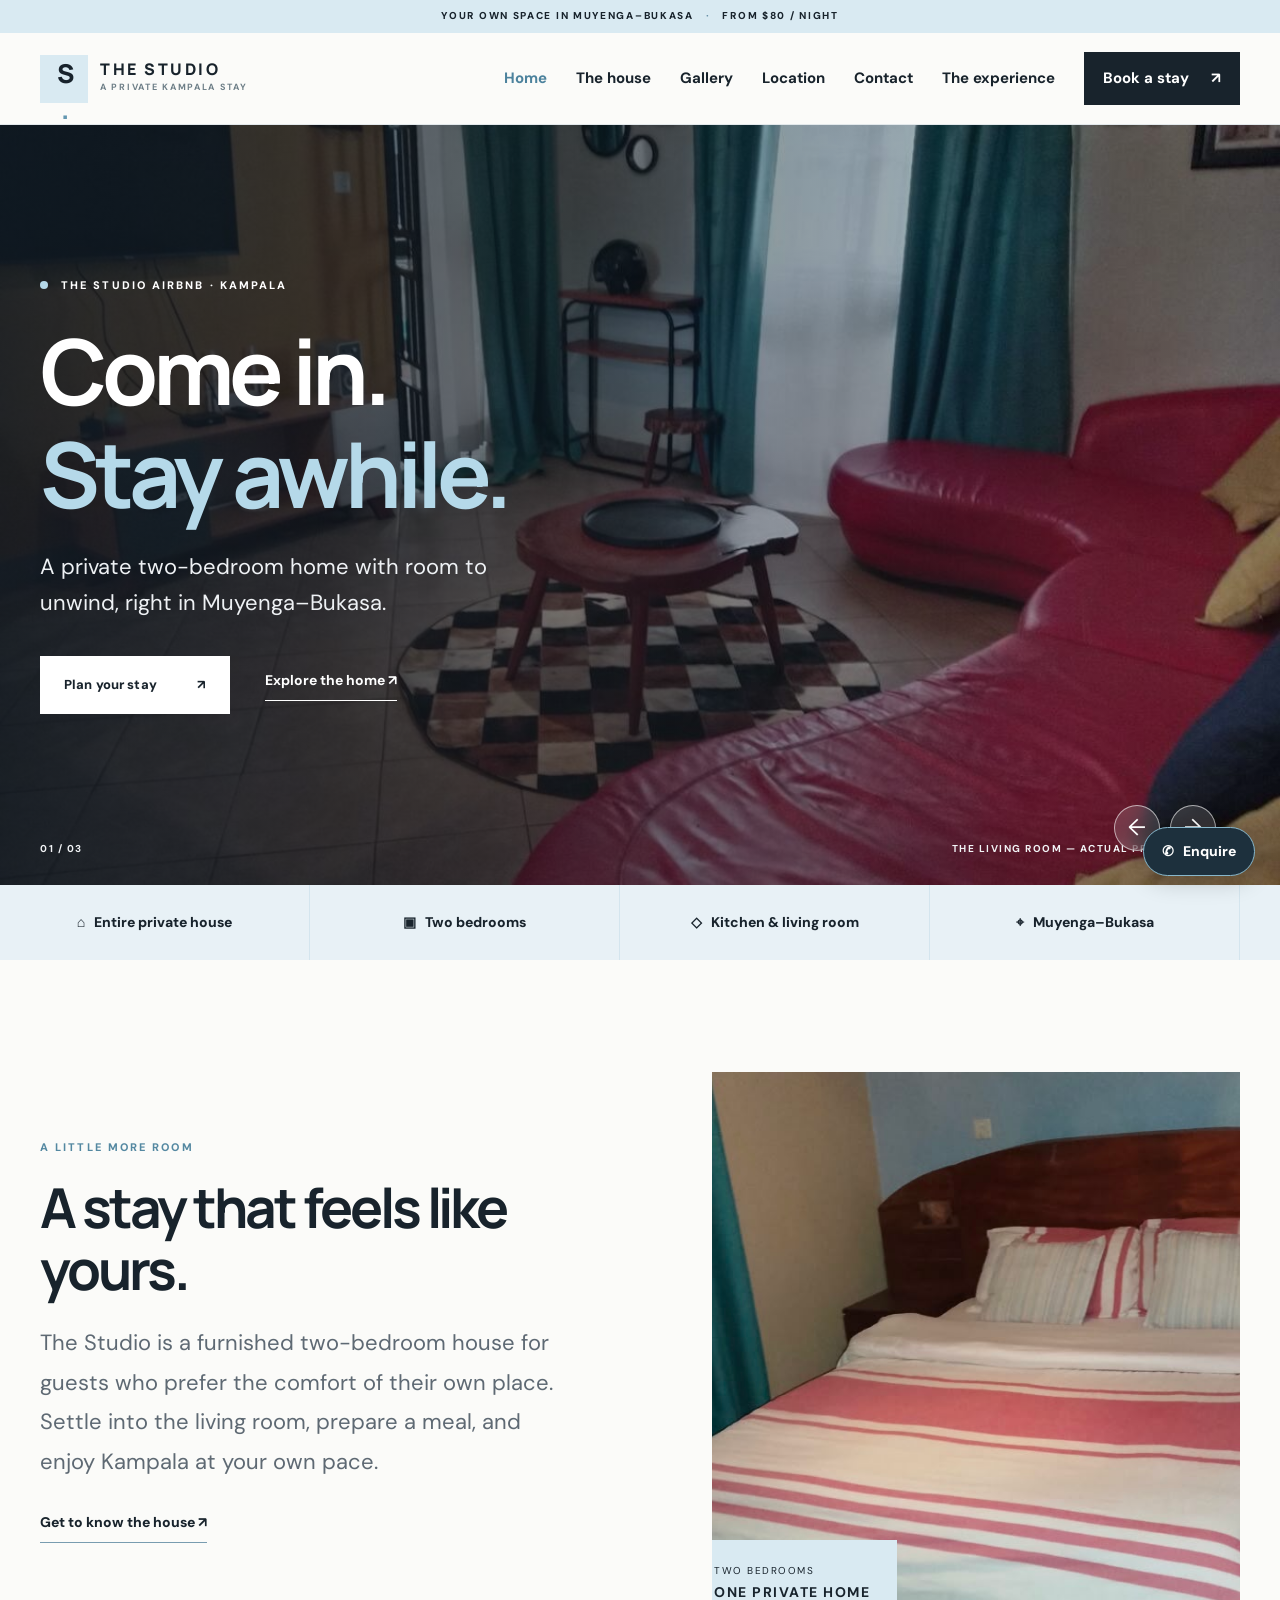
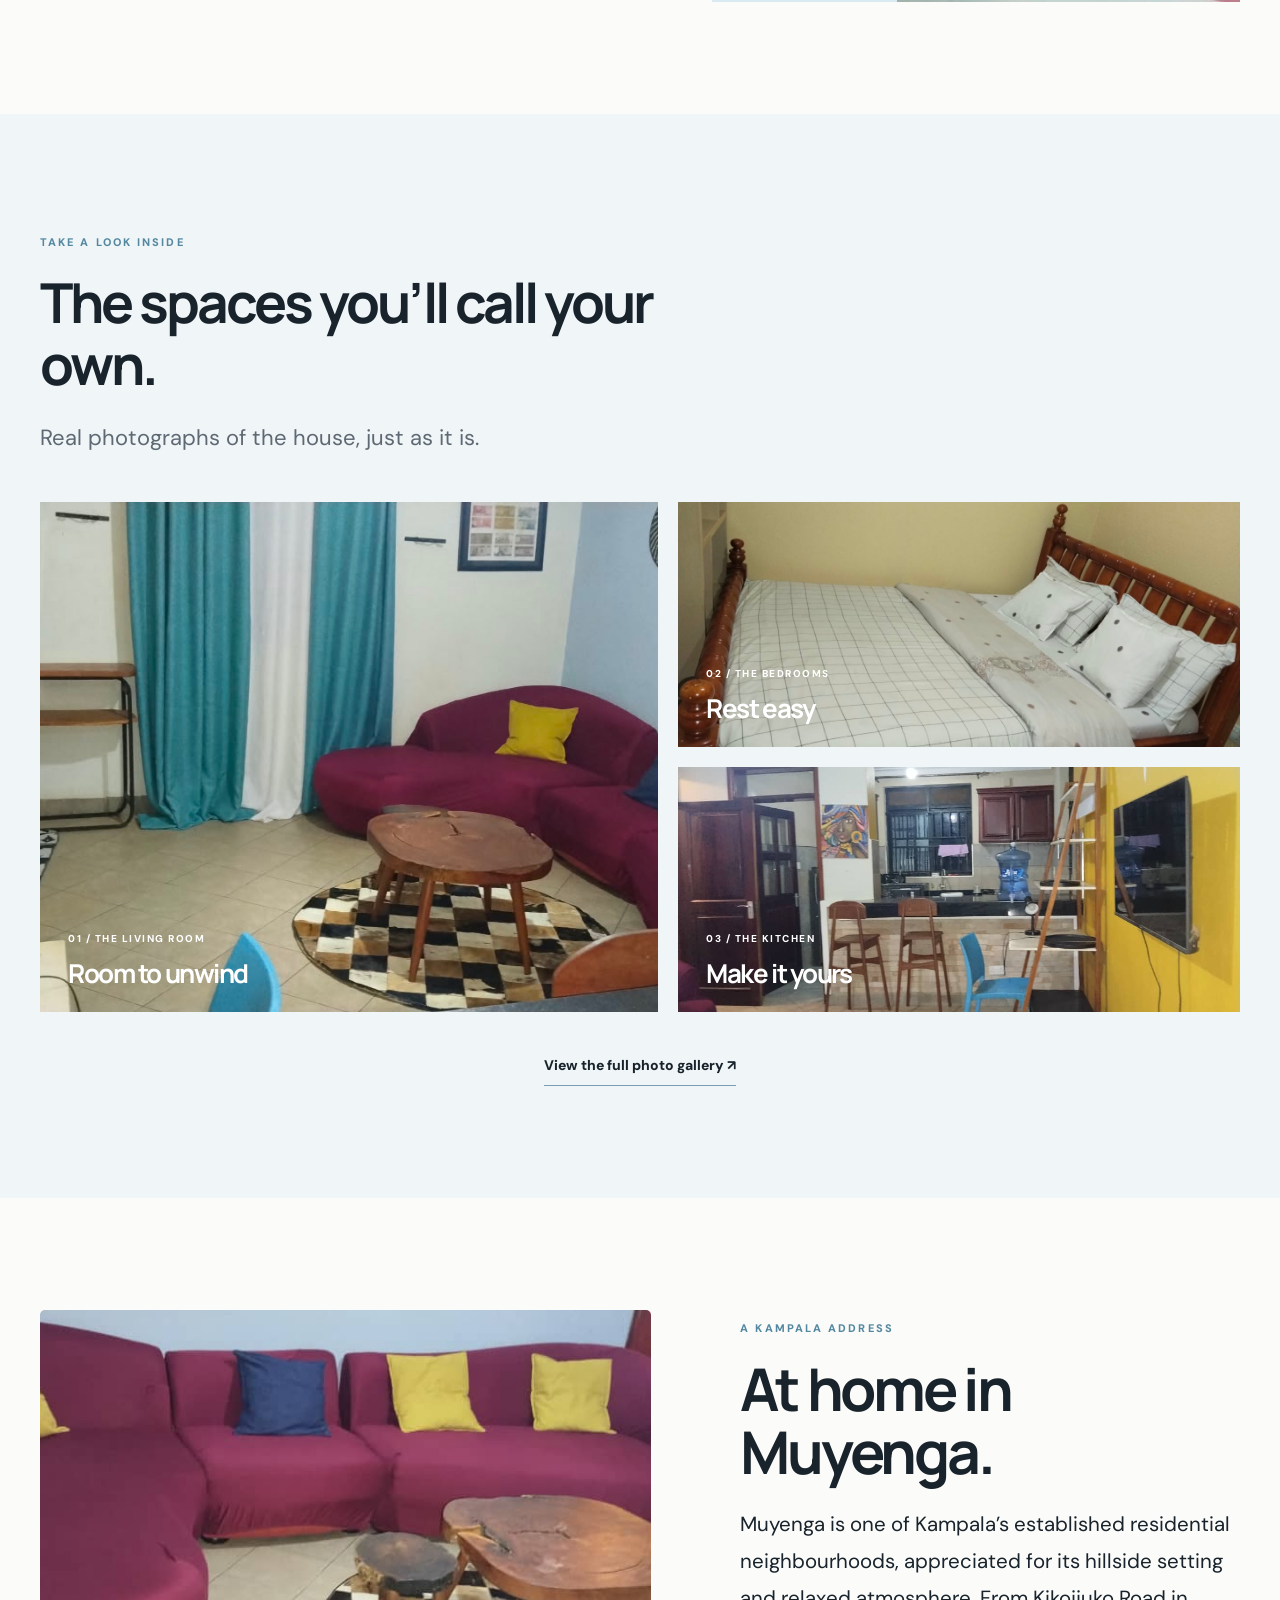
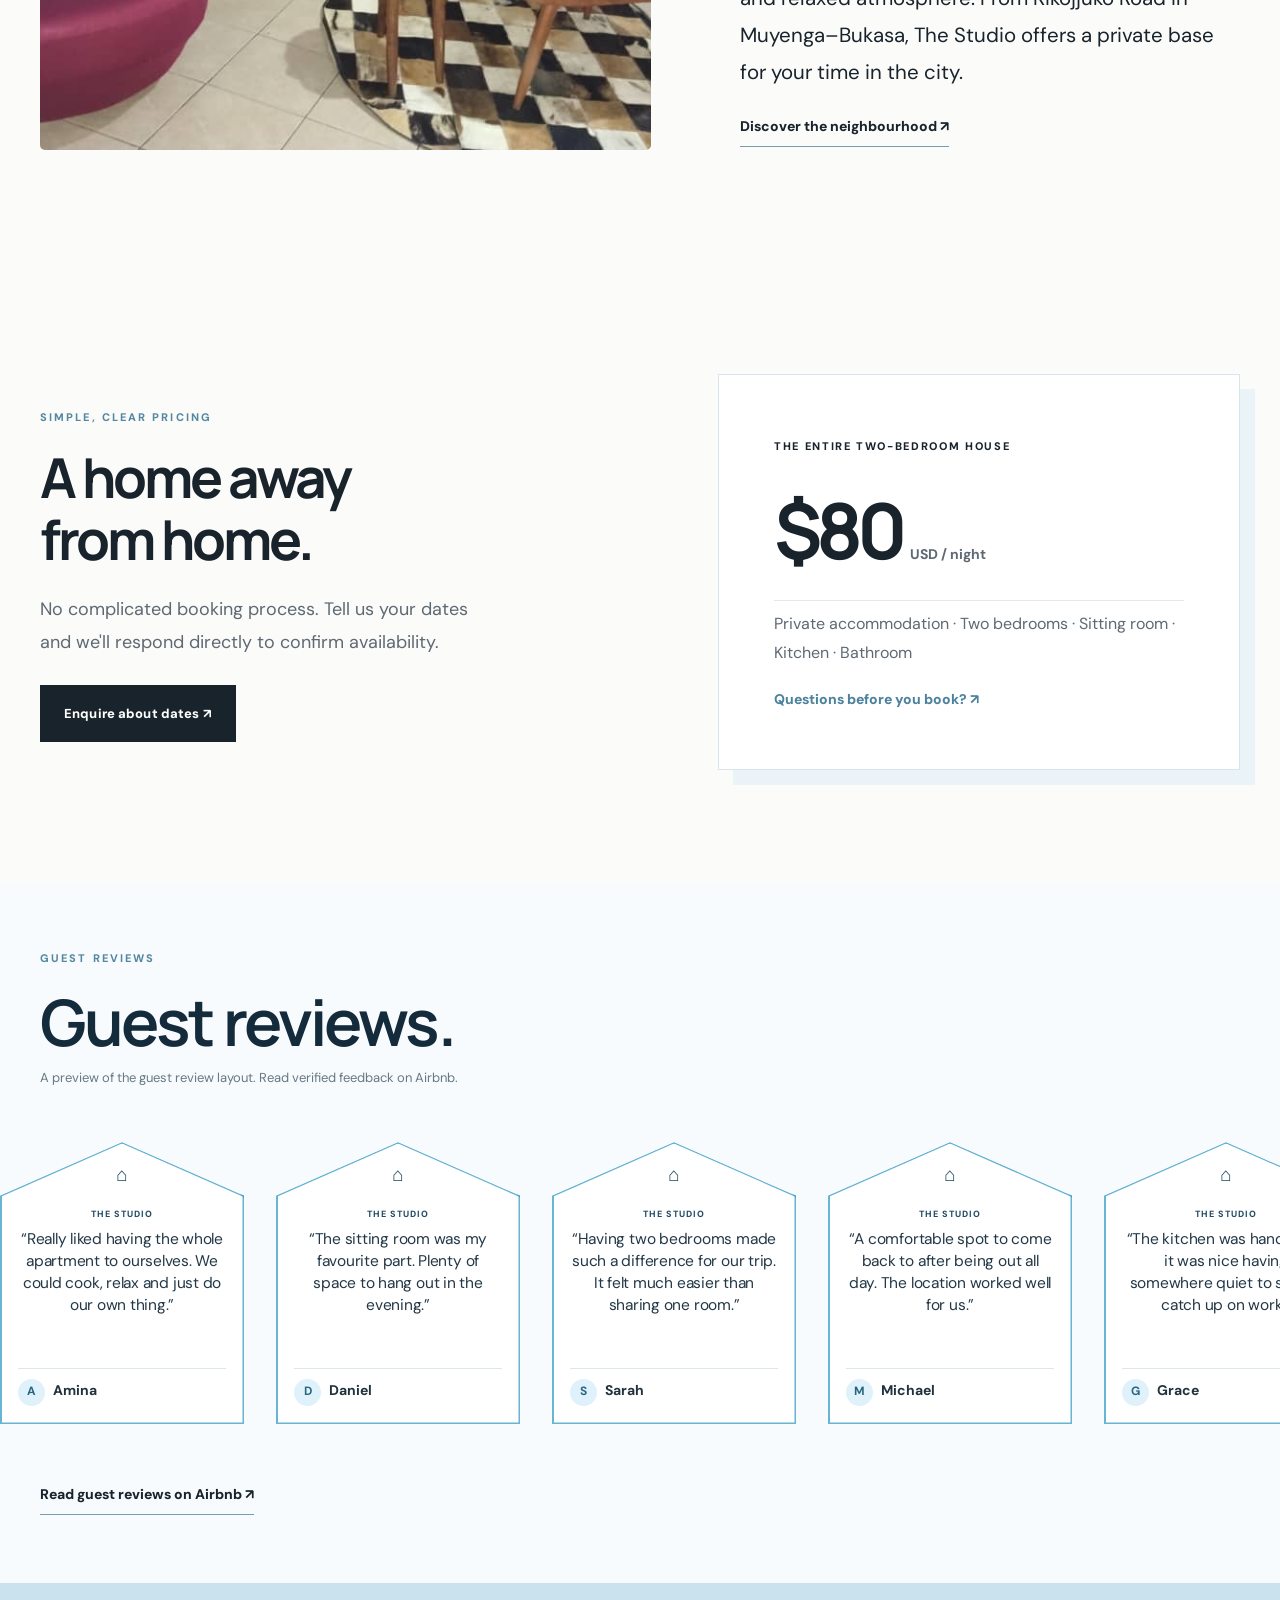
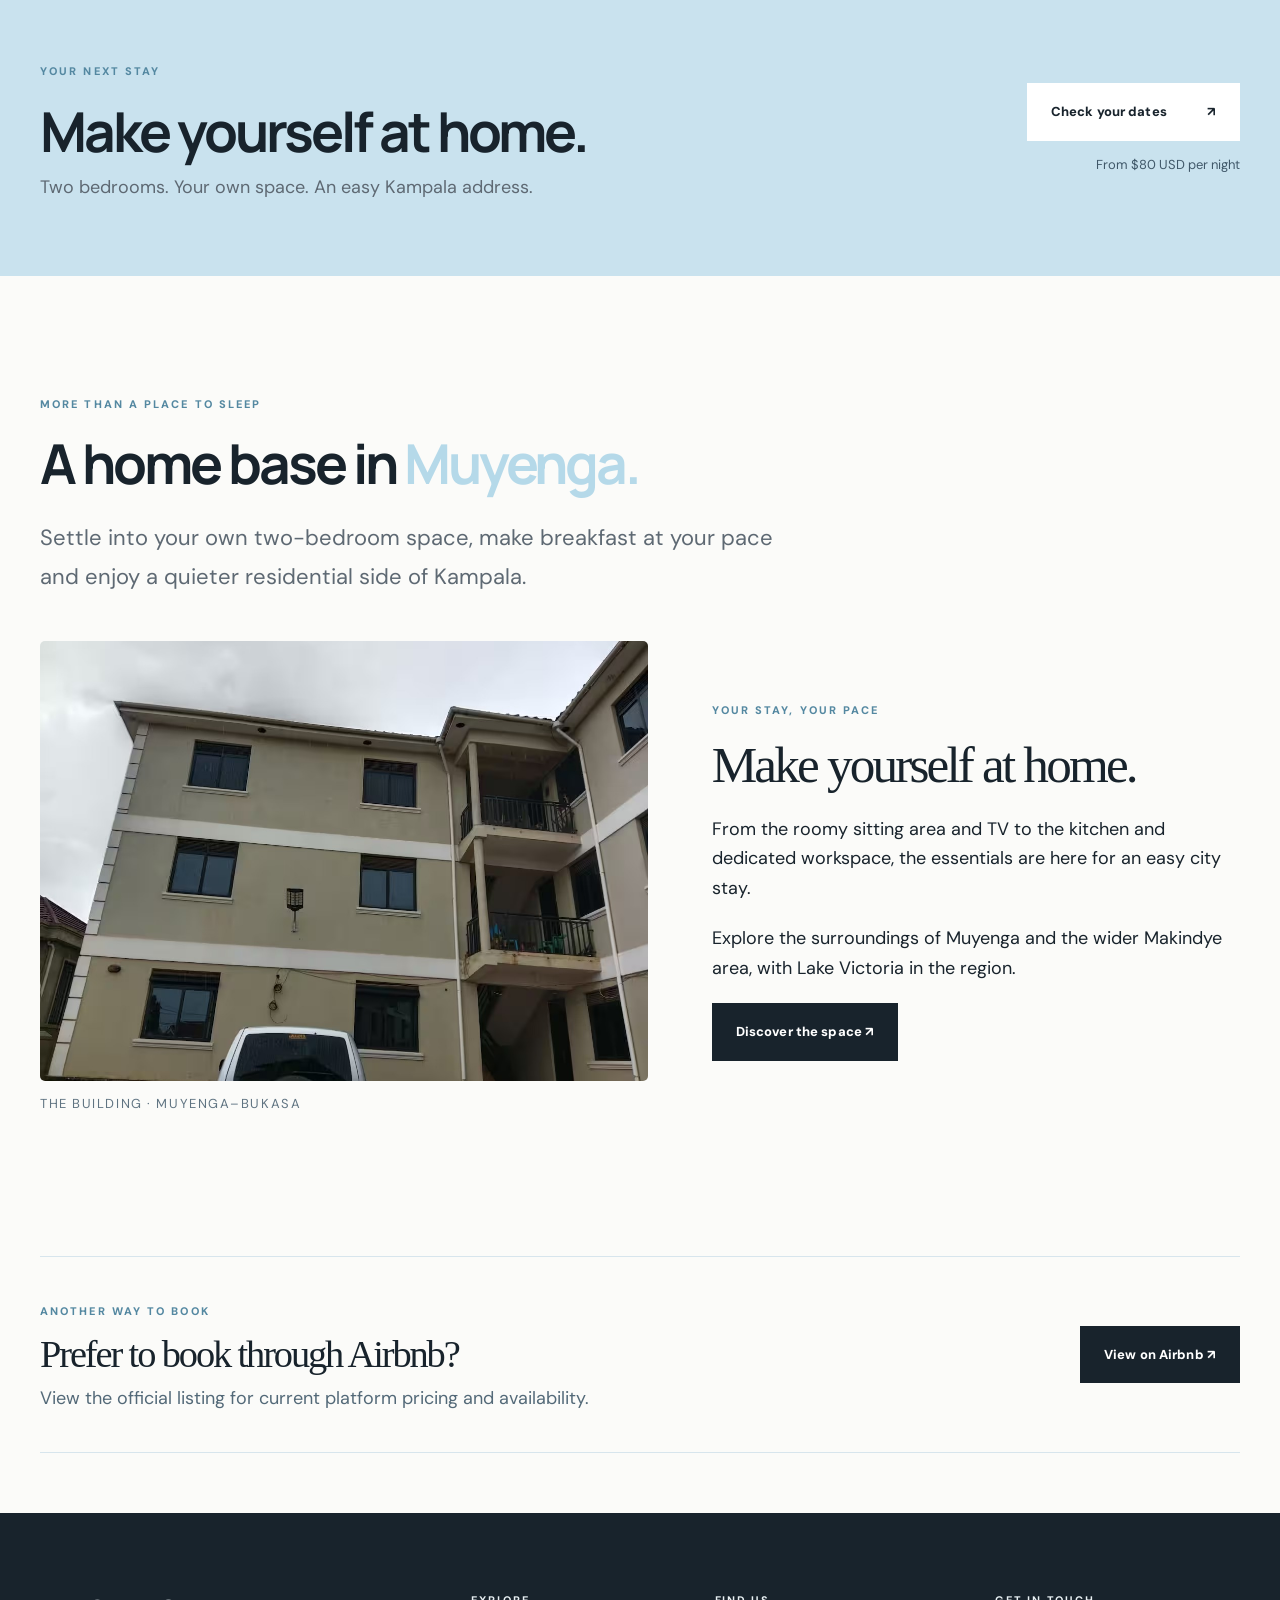
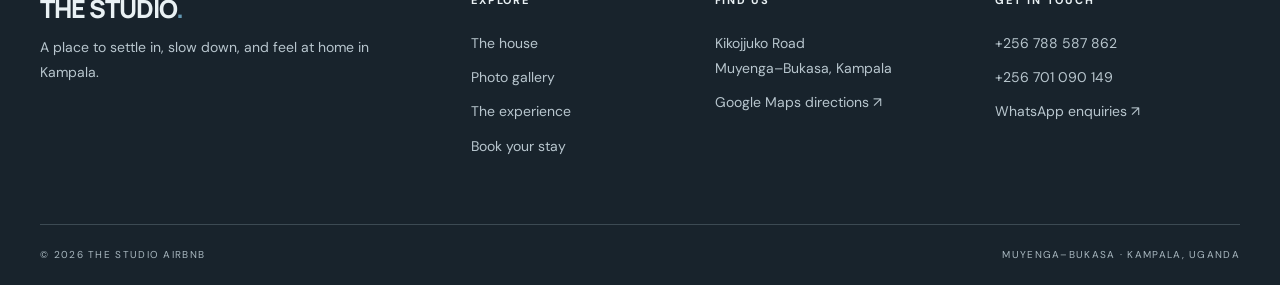
<file: index.html>
<!DOCTYPE html>

<html lang="en"><head><meta charset="utf-8"/><meta content="width=device-width,initial-scale=1" name="viewport"/><meta content="#f7f9fa" name="theme-color"/><meta content="An entire two-bedroom home in Muyenga–Bukasa, Kampala. $80 per night." name="description"/><title>Welcome | The Studio Airbnb</title><link href="styles.css" rel="stylesheet"/><script defer="" src="script.js"></script><meta content="website" property="og:type"/><meta content="The Studio Airbnb" property="og:site_name"/><meta content="Welcome | The Studio Airbnb" property="og:title"/><meta content="An entire two-bedroom home in Muyenga–Bukasa, Kampala. $80 per night." property="og:description"/><meta content="assets/living-daylight.jpg" property="og:image"/><meta content="light" name="color-scheme"/><link href="favicon.svg" rel="icon" type="image/svg+xml"/></head><body><div class="announcement">YOUR OWN SPACE IN MUYENGA–BUKASA <span>·</span> FROM $80 / NIGHT</div><header class="site-header"><div class="container nav"><a class="logo" href="index.html"><span class="logo-mark">S<span>.</span></span><span class="logo-words">THE STUDIO<small>A PRIVATE KAMPALA STAY</small></span></a><button aria-controls="navlinks" aria-expanded="false" aria-label="Open navigation" class="menu-toggle"><span></span><span></span><span></span></button><nav class="nav-links" id="navlinks"><a class="current" href="index.html">Home</a><a class="" href="house.html">The house</a><a class="" href="gallery.html">Gallery</a><a class="" href="location.html">Location</a><a class="" href="contact.html">Contact</a><a class="" href="reviews.html">The experience</a><a class="nav-book" href="booking.html">Book a stay <span>↗</span></a></nav></div></header><main><section class="hero"><div class="hero-image hero-slides"><img alt="The Studio sitting room in daylight" class="hero-slide is-active" decoding="async" loading="eager" src="assets/living-daylight.jpg"/><img alt="The Studio master bedroom" class="hero-slide" decoding="async" loading="eager" src="assets/master-bedroom.jpg"/><img alt="Exterior of The Studio apartment building" class="hero-slide" decoding="async" loading="lazy" src="assets/front-exterior.jpg"/></div><div class="hero-shade"></div><div class="container hero-content"><div class="hero-copy"><span class="hero-eyebrow"><i></i> THE STUDIO AIRBNB · KAMPALA</span><h1>Come in.<br/><em>Stay awhile.</em></h1><p>A private two-bedroom home with room to unwind, right in Muyenga–Bukasa.</p><div class="hero-actions"><a class="button button-white" href="booking.html">Plan your stay <span>↗</span></a><a class="hero-link" href="gallery.html">Explore the home <span>↗</span></a></div></div><div class="hero-note"><span id="hero-count">01 / 03</span><span>THE LIVING ROOM — ACTUAL PROPERTY PHOTO</span></div></div><div class="hero-controls"><button aria-label="Previous photograph" id="hero-prev">←</button><button aria-label="Next photograph" id="hero-next">→</button></div></section><section aria-label="Property highlights" class="feature-strip moving-strip"><div class="motion-window"><div aria-hidden="true" class="motion-track"><div class="motion-set"><span>⌂   Entire private house</span><span>▣   Two bedrooms</span><span>◇   Kitchen &amp; living room</span><span>⌖   Muyenga–Bukasa</span></div><div class="motion-set"><span>⌂   Entire private house</span><span>▣   Two bedrooms</span><span>◇   Kitchen &amp; living room</span><span>⌖   Muyenga–Bukasa</span></div></div></div><p class="sr-only">Entire private house. Two bedrooms. Kitchen and living room. Muyenga–Bukasa.</p></section><section class="section container intro-grid"><div><div class="section-heading"><span class="eyebrow">A LITTLE MORE ROOM</span><h2>A stay that feels like yours.</h2><p>The Studio is a furnished two-bedroom house for guests who prefer the comfort of their own place. Settle into the living room, prepare a meal, and enjoy Kampala at your own pace.</p></div><a class="text-link" href="house.html">Get to know the house <span>↗</span></a></div><div class="intro-image"><img alt="Master bedroom with six-by-six-foot bed" class="" decoding="async" loading="lazy" src="assets/master-bedroom.jpg"/><div class="image-stamp">TWO BEDROOMS<br/><strong>ONE PRIVATE HOME</strong></div></div></section><section class="section soft"><div class="container"><div class="section-heading"><span class="eyebrow">TAKE A LOOK INSIDE</span><h2>The spaces you’ll call your own.</h2><p>Real photographs of the house, just as it is.</p></div><div class="spaces-grid"><a class="space-card tall" href="house.html#living"><img alt="Sitting room with burgundy sectional sofa" class="" decoding="async" loading="lazy" src="assets/living-sofa.jpg"/><div><span>01 / THE LIVING ROOM</span><h3>Room to unwind</h3></div></a><a class="space-card" href="house.html#bedrooms"><img alt="Second bedroom with wooden bed frame" class="" decoding="async" loading="lazy" src="assets/second-bedroom.jpg"/><div><span>02 / THE BEDROOMS</span><h3>Rest easy</h3></div></a><a class="space-card" href="house.html#kitchen"><img alt="Kitchen with breakfast counter" class="" decoding="async" loading="lazy" src="assets/kitchen.jpg"/><div><span>03 / THE KITCHEN</span><h3>Make it yours</h3></div></a></div><div class="center-link"><a class="text-link" href="gallery.html">View the full photo gallery ↗</a></div></div></section><section class="section container editorial-section"><div class="editorial-photo"><img alt="Actual living room at The Studio" decoding="async" loading="lazy" src="assets/living-tv.jpg"/></div><div class="editorial-copy"><span class="eyebrow">A KAMPALA ADDRESS</span><h2>At home in Muyenga.</h2><p>Muyenga is one of Kampala’s established residential neighbourhoods, appreciated for its hillside setting and relaxed atmosphere. From Kikojjuko Road in Muyenga–Bukasa, The Studio offers a private base for your time in the city.</p><a class="text-link" href="location.html">Discover the neighbourhood ↗</a></div></section><section class="section container rate-layout"><div><span class="eyebrow">SIMPLE, CLEAR PRICING</span><h2>A home away<br/>from home.</h2><p>No complicated booking process. Tell us your dates and we'll respond directly to confirm availability.</p><a class="button button-dark" href="booking.html">Enquire about dates ↗</a></div><div class="rate-card"><span>THE ENTIRE TWO-BEDROOM HOUSE</span><div class="rate-price">$80 <small>USD / night</small></div><hr/><p>Private accommodation · Two bedrooms · Sitting room · Kitchen · Bathroom</p><a href="contact.html">Questions before you book? ↗</a></div></section><section aria-label="Guest review cards" class="testimonials-section"><div class="container testimonials-intro"><span class="eyebrow">GUEST REVIEWS</span><h2>Guest reviews.</h2><p class="testimonial-disclosure">A preview of the guest review layout. Read verified feedback on Airbnb.</p></div><div class="testimonial-viewport"><div class="testimonial-track"><div class="testimonial-group"><article aria-label="Guest review card" class="testimonial-card"><span aria-hidden="true" class="pentagon-accent"></span><span aria-hidden="true" class="pentagon-house">⌂</span><span class="testimonial-tag">THE STUDIO</span><p class="testimonial-quote">“Really liked having the whole apartment to ourselves. We could cook, relax and just do our own thing.”</p><div class="testimonial-person"><span aria-hidden="true" class="testimonial-avatar">A</span><span class="testimonial-identity"><strong>Amina</strong><small></small></span></div></article><article aria-label="Guest review card" class="testimonial-card"><span aria-hidden="true" class="pentagon-accent"></span><span aria-hidden="true" class="pentagon-house">⌂</span><span class="testimonial-tag">THE STUDIO</span><p class="testimonial-quote">“The sitting room was my favourite part. Plenty of space to hang out in the evening.”</p><div class="testimonial-person"><span aria-hidden="true" class="testimonial-avatar">D</span><span class="testimonial-identity"><strong>Daniel</strong><small></small></span></div></article><article aria-label="Guest review card" class="testimonial-card"><span aria-hidden="true" class="pentagon-accent"></span><span aria-hidden="true" class="pentagon-house">⌂</span><span class="testimonial-tag">THE STUDIO</span><p class="testimonial-quote">“Having two bedrooms made such a difference for our trip. It felt much easier than sharing one room.”</p><div class="testimonial-person"><span aria-hidden="true" class="testimonial-avatar">S</span><span class="testimonial-identity"><strong>Sarah</strong><small></small></span></div></article><article aria-label="Guest review card" class="testimonial-card"><span aria-hidden="true" class="pentagon-accent"></span><span aria-hidden="true" class="pentagon-house">⌂</span><span class="testimonial-tag">THE STUDIO</span><p class="testimonial-quote">“A comfortable spot to come back to after being out all day. The location worked well for us.”</p><div class="testimonial-person"><span aria-hidden="true" class="testimonial-avatar">M</span><span class="testimonial-identity"><strong>Michael</strong><small></small></span></div></article><article aria-label="Guest review card" class="testimonial-card"><span aria-hidden="true" class="pentagon-accent"></span><span aria-hidden="true" class="pentagon-house">⌂</span><span class="testimonial-tag">THE STUDIO</span><p class="testimonial-quote">“The kitchen was handy, and it was nice having somewhere quiet to sit and catch up on work.”</p><div class="testimonial-person"><span aria-hidden="true" class="testimonial-avatar">G</span><span class="testimonial-identity"><strong>Grace</strong><small></small></span></div></article></div><div aria-hidden="true" class="testimonial-group"><article aria-label="Guest review card" class="testimonial-card"><span aria-hidden="true" class="pentagon-accent"></span><span aria-hidden="true" class="pentagon-house">⌂</span><span class="testimonial-tag">THE STUDIO</span><p class="testimonial-quote">“Really liked having the whole apartment to ourselves. We could cook, relax and just do our own thing.”</p><div class="testimonial-person"><span aria-hidden="true" class="testimonial-avatar">A</span><span class="testimonial-identity"><strong>Amina</strong><small></small></span></div></article><article aria-label="Guest review card" class="testimonial-card"><span aria-hidden="true" class="pentagon-accent"></span><span aria-hidden="true" class="pentagon-house">⌂</span><span class="testimonial-tag">THE STUDIO</span><p class="testimonial-quote">“The sitting room was my favourite part. Plenty of space to hang out in the evening.”</p><div class="testimonial-person"><span aria-hidden="true" class="testimonial-avatar">D</span><span class="testimonial-identity"><strong>Daniel</strong><small></small></span></div></article><article aria-label="Guest review card" class="testimonial-card"><span aria-hidden="true" class="pentagon-accent"></span><span aria-hidden="true" class="pentagon-house">⌂</span><span class="testimonial-tag">THE STUDIO</span><p class="testimonial-quote">“Having two bedrooms made such a difference for our trip. It felt much easier than sharing one room.”</p><div class="testimonial-person"><span aria-hidden="true" class="testimonial-avatar">S</span><span class="testimonial-identity"><strong>Sarah</strong><small></small></span></div></article><article aria-label="Guest review card" class="testimonial-card"><span aria-hidden="true" class="pentagon-accent"></span><span aria-hidden="true" class="pentagon-house">⌂</span><span class="testimonial-tag">THE STUDIO</span><p class="testimonial-quote">“A comfortable spot to come back to after being out all day. The location worked well for us.”</p><div class="testimonial-person"><span aria-hidden="true" class="testimonial-avatar">M</span><span class="testimonial-identity"><strong>Michael</strong><small></small></span></div></article><article aria-label="Guest review card" class="testimonial-card"><span aria-hidden="true" class="pentagon-accent"></span><span aria-hidden="true" class="pentagon-house">⌂</span><span class="testimonial-tag">THE STUDIO</span><p class="testimonial-quote">“The kitchen was handy, and it was nice having somewhere quiet to sit and catch up on work.”</p><div class="testimonial-person"><span aria-hidden="true" class="testimonial-avatar">G</span><span class="testimonial-identity"><strong>Grace</strong><small></small></span></div></article></div></div></div><div class="container testimonial-bottom"><a class="text-link" href="https://www.airbnb.com/rooms/1135816783859741387" rel="noopener noreferrer" target="_blank">Read guest reviews on Airbnb ↗</a></div></section><section class="cta-band"><div class="container cta-inner"><div><span class="eyebrow">YOUR NEXT STAY</span><h2>Make yourself at home.</h2><p>Two bedrooms. Your own space. An easy Kampala address.</p></div><div><a class="button button-light" href="booking.html">Check your dates <span>↗</span></a><p>From $80 USD per night</p></div></div></section><section class="section container enhanced-story"><div class="section-heading"><span class="eyebrow">MORE THAN A PLACE TO SLEEP</span><h2>A home base in <em>Muyenga.</em></h2><p>Settle into your own two-bedroom space, make breakfast at your pace and enjoy a quieter residential side of Kampala.</p></div><div class="story-layout"><figure><img alt="Front exterior of the apartment building" decoding="async" loading="lazy" src="assets/front-exterior.jpg"/><figcaption>The building · Muyenga–Bukasa</figcaption></figure><div class="story-copy"><span class="eyebrow">YOUR STAY, YOUR PACE</span><h3>Make yourself at home.</h3><p>From the roomy sitting area and TV to the kitchen and dedicated workspace, the essentials are here for an easy city stay.</p><p>Explore the surroundings of Muyenga and the wider Makindye area, with Lake Victoria in the region.</p><a class="button button-dark" href="house.html">Discover the space ↗</a></div></div></section><section class="official-listing container"><div><span class="eyebrow">ANOTHER WAY TO BOOK</span><h2>Prefer to book through Airbnb?</h2><p>View the official listing for current platform pricing and availability.</p></div><a class="button button-dark" href="https://www.airbnb.com/rooms/1135816783859741387" rel="noopener noreferrer" target="_blank">View on Airbnb ↗</a></section></main><footer class="footer"><div class="container"><div class="footer-top"><div><a class="footer-logo" href="index.html">THE STUDIO<span>.</span></a><p>A place to settle in, slow down, and feel at home in Kampala.</p></div><div><strong>EXPLORE</strong><a href="house.html">The house</a><a href="gallery.html">Photo gallery</a><a href="reviews.html">The experience</a><a href="booking.html">Book your stay</a></div><div><strong>FIND US</strong><p>Kikojjuko Road<br/>Muyenga–Bukasa, Kampala</p><a href="https://maps.app.goo.gl/cMMiKTQbikxon1QQA" rel="noopener noreferrer" target="_blank">Google Maps directions ↗</a></div><div><strong>GET IN TOUCH</strong><a href="tel:+256788587862">+256 788 587 862</a><a href="tel:+256701090149">+256 701 090 149</a><a href="https://wa.me/256788587862" rel="noopener noreferrer" target="_blank">WhatsApp enquiries ↗</a></div></div><div class="footer-bottom"><span>© 2026 THE STUDIO AIRBNB</span><span>MUYENGA–BUKASA · KAMPALA, UGANDA</span></div></div></footer><a aria-label="Enquire on WhatsApp" class="floating-wa" href="https://wa.me/256788587862?text=Hello%2C%20I%27d%20like%20to%20enquire%20about%20The%20Studio%20Airbnb." rel="noopener noreferrer" target="_blank">✆ <span>Enquire</span></a><dialog aria-label="Photo viewer" class="lightbox"><button aria-label="Close photo" class="lightbox-close">×</button><button aria-label="Previous photo" class="lightbox-prev">‹</button><img alt="Property photo" decoding="async" loading="lazy"/><button aria-label="Next photo" class="lightbox-next">›</button><p class="lightbox-caption"></p></dialog></body></html>
</file>
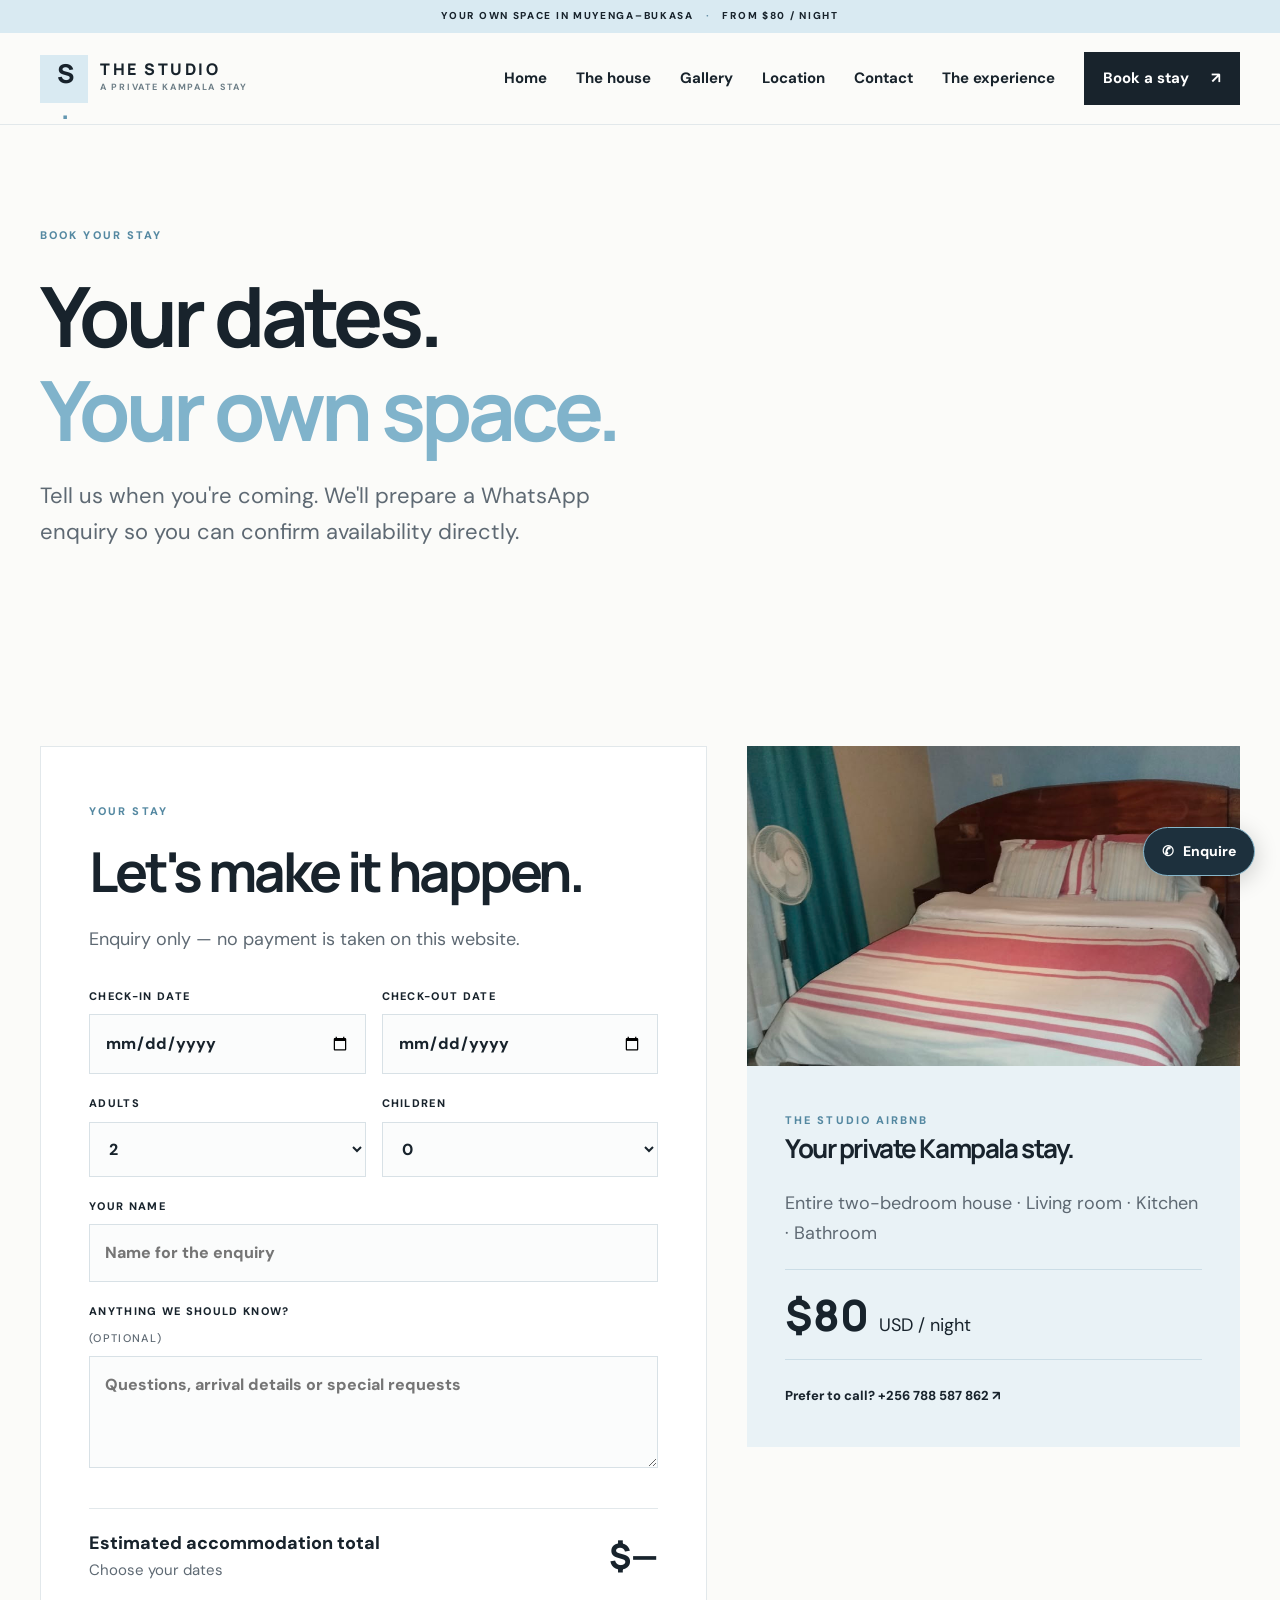
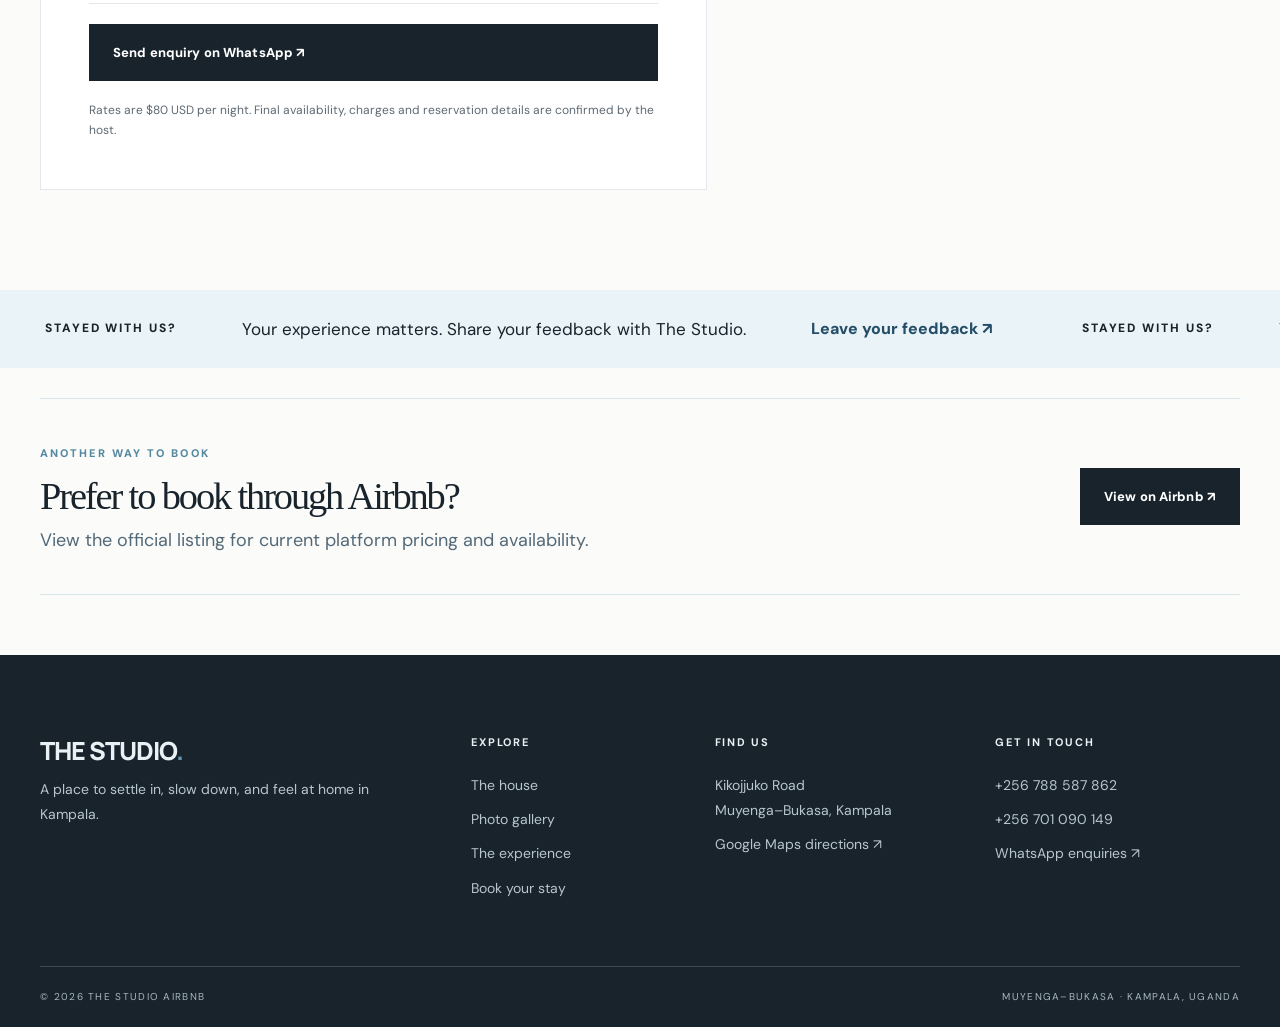
<file: booking.html>
<!DOCTYPE html>
<html lang="en"><head><meta charset="utf-8"/><meta content="width=device-width,initial-scale=1" name="viewport"/><meta content="#f7f9fa" name="theme-color"/><meta content="An entire two-bedroom home in Muyenga–Bukasa, Kampala. $80 per night." name="description"/><title>Book your stay | The Studio Airbnb</title><link href="styles.css" rel="stylesheet"/><script defer="" src="script.js"></script><meta content="website" property="og:type"/><meta content="The Studio Airbnb" property="og:site_name"/><meta content="Book your stay | The Studio Airbnb" property="og:title"/><meta content="An entire two-bedroom home in Muyenga–Bukasa, Kampala. $80 per night." property="og:description"/><meta content="assets/living-daylight.jpg" property="og:image"/><meta content="light" name="color-scheme"/><link href="favicon.svg" rel="icon" type="image/svg+xml"/></head><body><div class="announcement">YOUR OWN SPACE IN MUYENGA–BUKASA <span>·</span> FROM $80 / NIGHT</div><header class="site-header"><div class="container nav"><a class="logo" href="index.html"><span class="logo-mark">S<span>.</span></span><span class="logo-words">THE STUDIO<small>A PRIVATE KAMPALA STAY</small></span></a><button aria-controls="navlinks" aria-expanded="false" aria-label="Open navigation" class="menu-toggle"><span></span><span></span><span></span></button><nav class="nav-links" id="navlinks"><a class="" href="index.html">Home</a><a class="" href="house.html">The house</a><a class="" href="gallery.html">Gallery</a><a class="" href="location.html">Location</a><a class="" href="contact.html">Contact</a><a class="" href="reviews.html">The experience</a><a class="nav-book current" href="booking.html">Book a stay <span>↗</span></a></nav></div></header><main><section class="page-hero container"><span class="eyebrow">BOOK YOUR STAY</span><h1>Your dates.<br/><em>Your own space.</em></h1><p>Tell us when you're coming. We'll prepare a WhatsApp enquiry so you can confirm availability directly.</p></section><section class="section container booking-layout"><div class="booking-card"><div class="booking-head"><span class="eyebrow">YOUR STAY</span><h2>Let's make it happen.</h2><p>Enquiry only — no payment is taken on this website.</p></div><form id="booking-form"><div class="form-row"><label>CHECK-IN DATE<input name="checkin" required="" type="date"/></label><label>CHECK-OUT DATE<input name="checkout" required="" type="date"/></label></div><div class="form-row"><label>ADULTS<select name="adults"><option>1</option><option selected="">2</option><option>3</option><option>4</option></select></label><label>CHILDREN<select name="children"><option selected="">0</option><option>1</option><option>2</option><option>3</option><option>4</option></select></label></div><label>YOUR NAME<input name="guest" placeholder="Name for the enquiry" required=""/></label><label>ANYTHING WE SHOULD KNOW? <span>(OPTIONAL)</span><textarea name="notes" placeholder="Questions, arrival details or special requests" rows="3"></textarea></label><div aria-live="polite" class="form-error" id="booking-error" role="alert"></div><div class="booking-total"><span>Estimated accommodation total <small id="night-count">Choose your dates</small></span><strong id="total-cost">$—</strong></div><button class="button button-dark button-full" type="submit">Send enquiry on WhatsApp ↗</button><p class="form-note">Rates are $80 USD per night. Final availability, charges and reservation details are confirmed by the host.</p></form></div><aside class="booking-aside"><img alt="Master bedroom at The Studio" decoding="async" src="assets/master-bedroom.jpg"/><div class="aside-body"><span class="eyebrow">THE STUDIO AIRBNB</span><h3>Your private Kampala stay.</h3><p>Entire two-bedroom house · Living room · Kitchen · Bathroom</p><div class="aside-price"><strong>$80</strong><span>USD / night</span></div><a href="tel:+256788587862">Prefer to call? +256 788 587 862 ↗</a></div></aside></section><section aria-label="Guest feedback invitation" class="micro-cta moving-feedback"><div class="feedback-motion-window"><div class="feedback-motion-track"><div class="feedback-motion-set"><span>STAYED WITH US?</span><p>Your experience matters. Share your feedback with The Studio.</p><a href="reviews.html">Leave your feedback ↗</a></div><div aria-hidden="true" class="feedback-motion-set"><span>STAYED WITH US?</span><p>Your experience matters. Share your feedback with The Studio.</p><span class="feedback-link-copy">Leave your feedback ↗</span></div></div></div></section><section class="official-listing container"><div><span class="eyebrow">ANOTHER WAY TO BOOK</span><h2>Prefer to book through Airbnb?</h2><p>View the official listing for current platform pricing and availability.</p></div><a class="button button-dark" href="https://www.airbnb.com/rooms/1135816783859741387" rel="noopener noreferrer" target="_blank">View on Airbnb ↗</a></section></main><footer class="footer"><div class="container"><div class="footer-top"><div><a class="footer-logo" href="index.html">THE STUDIO<span>.</span></a><p>A place to settle in, slow down, and feel at home in Kampala.</p></div><div><strong>EXPLORE</strong><a href="house.html">The house</a><a href="gallery.html">Photo gallery</a><a href="reviews.html">The experience</a><a href="booking.html">Book your stay</a></div><div><strong>FIND US</strong><p>Kikojjuko Road<br/>Muyenga–Bukasa, Kampala</p><a href="https://maps.app.goo.gl/cMMiKTQbikxon1QQA" rel="noopener noreferrer" target="_blank">Google Maps directions ↗</a></div><div><strong>GET IN TOUCH</strong><a href="tel:+256788587862">+256 788 587 862</a><a href="tel:+256701090149">+256 701 090 149</a><a href="https://wa.me/256788587862" rel="noopener noreferrer" target="_blank">WhatsApp enquiries ↗</a></div></div><div class="footer-bottom"><span>© 2026 THE STUDIO AIRBNB</span><span>MUYENGA–BUKASA · KAMPALA, UGANDA</span></div></div></footer><a aria-label="Enquire on WhatsApp" class="floating-wa" href="https://wa.me/256788587862?text=Hello%2C%20I%27d%20like%20to%20enquire%20about%20The%20Studio%20Airbnb." rel="noopener noreferrer" target="_blank">✆ <span>Enquire</span></a><dialog aria-label="Photo viewer" class="lightbox"><button aria-label="Close photo" class="lightbox-close">×</button><button aria-label="Previous photo" class="lightbox-prev">‹</button><img alt="Property photo" decoding="async"/><button aria-label="Next photo" class="lightbox-next">›</button><p class="lightbox-caption"></p></dialog></body></html>
</file>
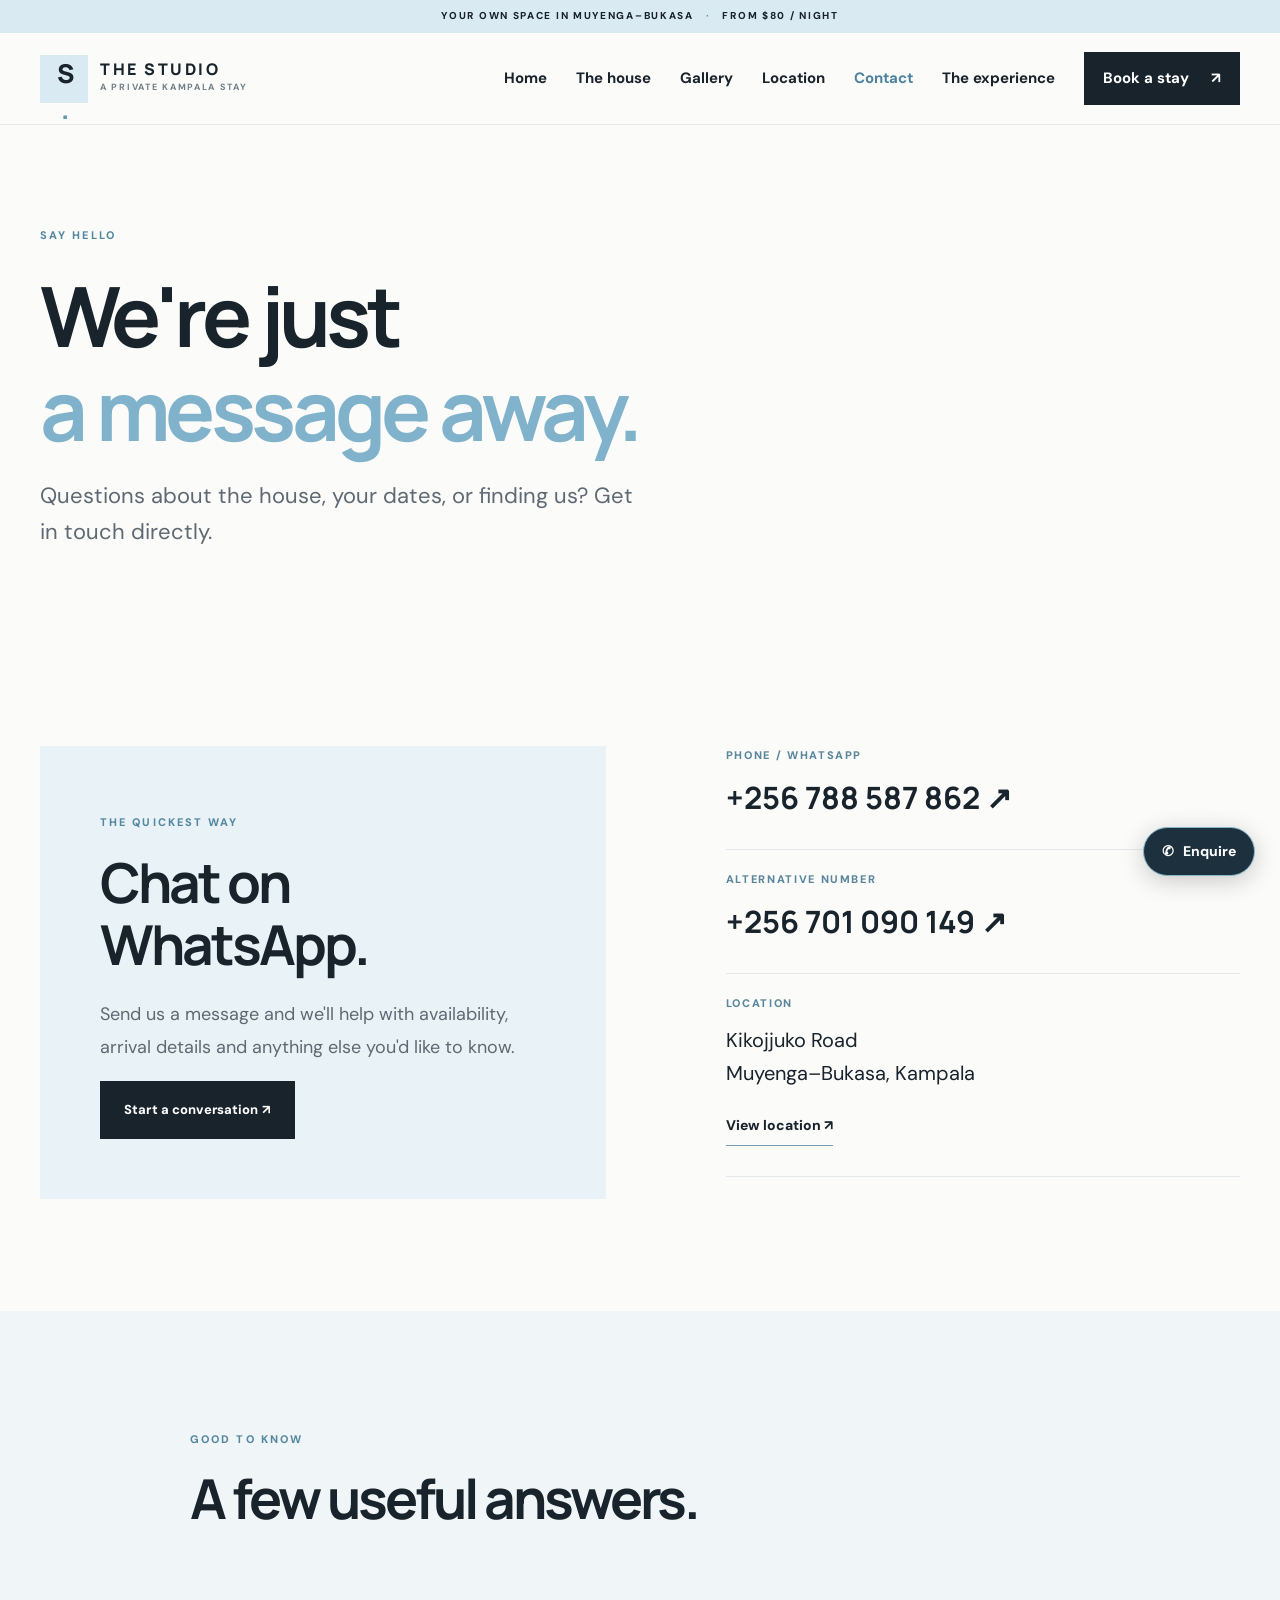
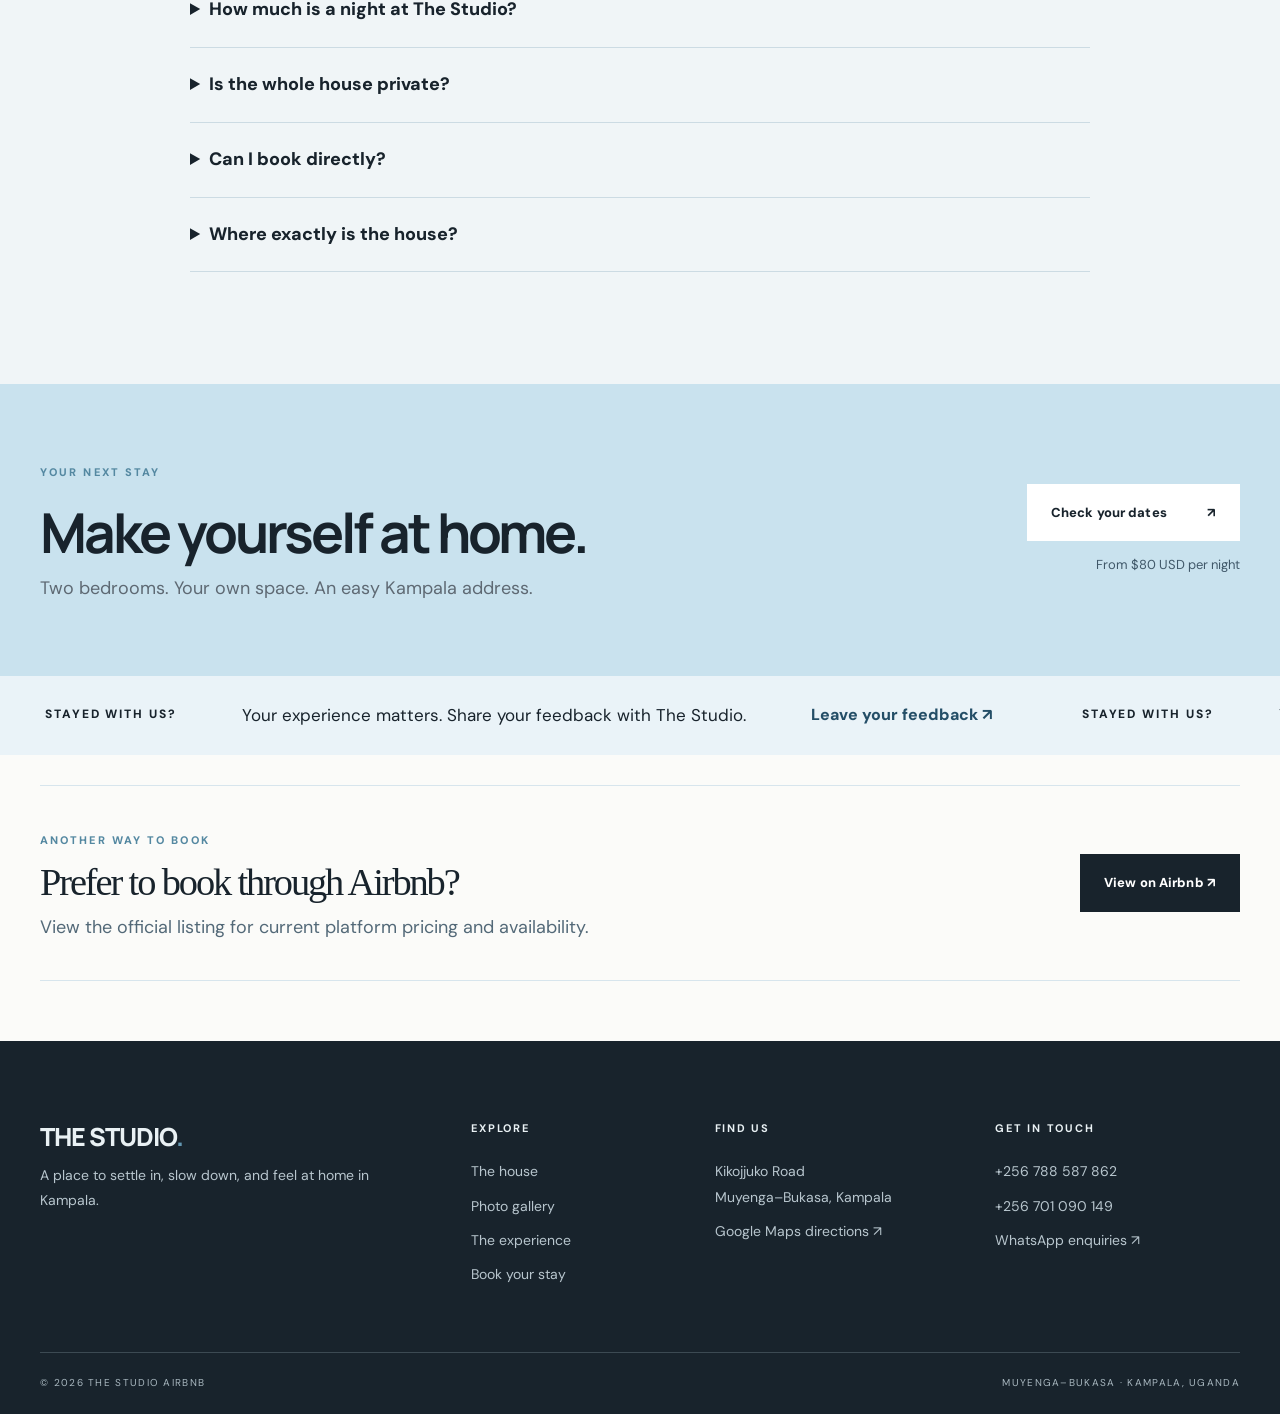
<file: contact.html>
<!DOCTYPE html>
<html lang="en"><head><meta charset="utf-8"/><meta content="width=device-width,initial-scale=1" name="viewport"/><meta content="#f7f9fa" name="theme-color"/><meta content="An entire two-bedroom home in Muyenga–Bukasa, Kampala. $80 per night." name="description"/><title>Contact | The Studio Airbnb</title><link href="styles.css" rel="stylesheet"/><script defer="" src="script.js"></script><meta content="website" property="og:type"/><meta content="The Studio Airbnb" property="og:site_name"/><meta content="Contact | The Studio Airbnb" property="og:title"/><meta content="An entire two-bedroom home in Muyenga–Bukasa, Kampala. $80 per night." property="og:description"/><meta content="assets/living-daylight.jpg" property="og:image"/><meta content="light" name="color-scheme"/><link href="favicon.svg" rel="icon" type="image/svg+xml"/></head><body><div class="announcement">YOUR OWN SPACE IN MUYENGA–BUKASA <span>·</span> FROM $80 / NIGHT</div><header class="site-header"><div class="container nav"><a class="logo" href="index.html"><span class="logo-mark">S<span>.</span></span><span class="logo-words">THE STUDIO<small>A PRIVATE KAMPALA STAY</small></span></a><button aria-controls="navlinks" aria-expanded="false" aria-label="Open navigation" class="menu-toggle"><span></span><span></span><span></span></button><nav class="nav-links" id="navlinks"><a class="" href="index.html">Home</a><a class="" href="house.html">The house</a><a class="" href="gallery.html">Gallery</a><a class="" href="location.html">Location</a><a class="current" href="contact.html">Contact</a><a class="" href="reviews.html">The experience</a><a class="nav-book" href="booking.html">Book a stay <span>↗</span></a></nav></div></header><main><section class="page-hero container"><span class="eyebrow">SAY HELLO</span><h1>We're just<br/><em>a message away.</em></h1><p>Questions about the house, your dates, or finding us? Get in touch directly.</p></section><section class="section container contact-grid"><div class="contact-card"><span class="eyebrow">THE QUICKEST WAY</span><h2>Chat on WhatsApp.</h2><p>Send us a message and we'll help with availability, arrival details and anything else you'd like to know.</p><a class="button button-dark" href="https://wa.me/256788587862?text=Hello%2C%20I%27d%20like%20to%20ask%20about%20The%20Studio%20Airbnb." rel="noopener noreferrer" target="_blank">Start a conversation ↗</a></div><div class="contact-details"><div><span>PHONE / WHATSAPP</span><a href="tel:+256788587862">+256 788 587 862 ↗</a></div><div><span>ALTERNATIVE NUMBER</span><a href="tel:+256701090149">+256 701 090 149 ↗</a></div><div><span>LOCATION</span><p>Kikojjuko Road<br/>Muyenga–Bukasa, Kampala</p><a class="text-link" href="location.html">View location ↗</a></div></div></section><section class="section soft"><div class="container faq-wrap"><div class="section-heading"><span class="eyebrow">GOOD TO KNOW</span><h2>A few useful answers.</h2></div><div class="faqs"><details><summary>How much is a night at The Studio?</summary><p>The nightly accommodation rate is $80 USD for the entire two-bedroom house. Please enquire about your dates and any additional charges.</p></details><details><summary>Is the whole house private?</summary><p>Yes, The Studio is offered as one entire two-bedroom house, rather than individual room bookings.</p></details><details><summary>Can I book directly?</summary><p>Yes. Send your preferred dates through the booking page or WhatsApp. We'll confirm availability directly.</p></details><details><summary>Where exactly is the house?</summary><p>The Studio is on Kikojjuko Road in Muyenga–Bukasa, Kampala. Ask us for exact arrival instructions before travelling.</p></details></div></div></section><section class="cta-band"><div class="container cta-inner"><div><span class="eyebrow">YOUR NEXT STAY</span><h2>Make yourself at home.</h2><p>Two bedrooms. Your own space. An easy Kampala address.</p></div><div><a class="button button-light" href="booking.html">Check your dates <span>↗</span></a><p>From $80 USD per night</p></div></div></section><section aria-label="Guest feedback invitation" class="micro-cta moving-feedback"><div class="feedback-motion-window"><div class="feedback-motion-track"><div class="feedback-motion-set"><span>STAYED WITH US?</span><p>Your experience matters. Share your feedback with The Studio.</p><a href="reviews.html">Leave your feedback ↗</a></div><div aria-hidden="true" class="feedback-motion-set"><span>STAYED WITH US?</span><p>Your experience matters. Share your feedback with The Studio.</p><span class="feedback-link-copy">Leave your feedback ↗</span></div></div></div></section><section class="official-listing container"><div><span class="eyebrow">ANOTHER WAY TO BOOK</span><h2>Prefer to book through Airbnb?</h2><p>View the official listing for current platform pricing and availability.</p></div><a class="button button-dark" href="https://www.airbnb.com/rooms/1135816783859741387" rel="noopener noreferrer" target="_blank">View on Airbnb ↗</a></section></main><footer class="footer"><div class="container"><div class="footer-top"><div><a class="footer-logo" href="index.html">THE STUDIO<span>.</span></a><p>A place to settle in, slow down, and feel at home in Kampala.</p></div><div><strong>EXPLORE</strong><a href="house.html">The house</a><a href="gallery.html">Photo gallery</a><a href="reviews.html">The experience</a><a href="booking.html">Book your stay</a></div><div><strong>FIND US</strong><p>Kikojjuko Road<br/>Muyenga–Bukasa, Kampala</p><a href="https://maps.app.goo.gl/cMMiKTQbikxon1QQA" rel="noopener noreferrer" target="_blank">Google Maps directions ↗</a></div><div><strong>GET IN TOUCH</strong><a href="tel:+256788587862">+256 788 587 862</a><a href="tel:+256701090149">+256 701 090 149</a><a href="https://wa.me/256788587862" rel="noopener noreferrer" target="_blank">WhatsApp enquiries ↗</a></div></div><div class="footer-bottom"><span>© 2026 THE STUDIO AIRBNB</span><span>MUYENGA–BUKASA · KAMPALA, UGANDA</span></div></div></footer><a aria-label="Enquire on WhatsApp" class="floating-wa" href="https://wa.me/256788587862?text=Hello%2C%20I%27d%20like%20to%20enquire%20about%20The%20Studio%20Airbnb." rel="noopener noreferrer" target="_blank">✆ <span>Enquire</span></a><dialog aria-label="Photo viewer" class="lightbox"><button aria-label="Close photo" class="lightbox-close">×</button><button aria-label="Previous photo" class="lightbox-prev">‹</button><img alt="Property photo" decoding="async"/><button aria-label="Next photo" class="lightbox-next">›</button><p class="lightbox-caption"></p></dialog></body></html>
</file>
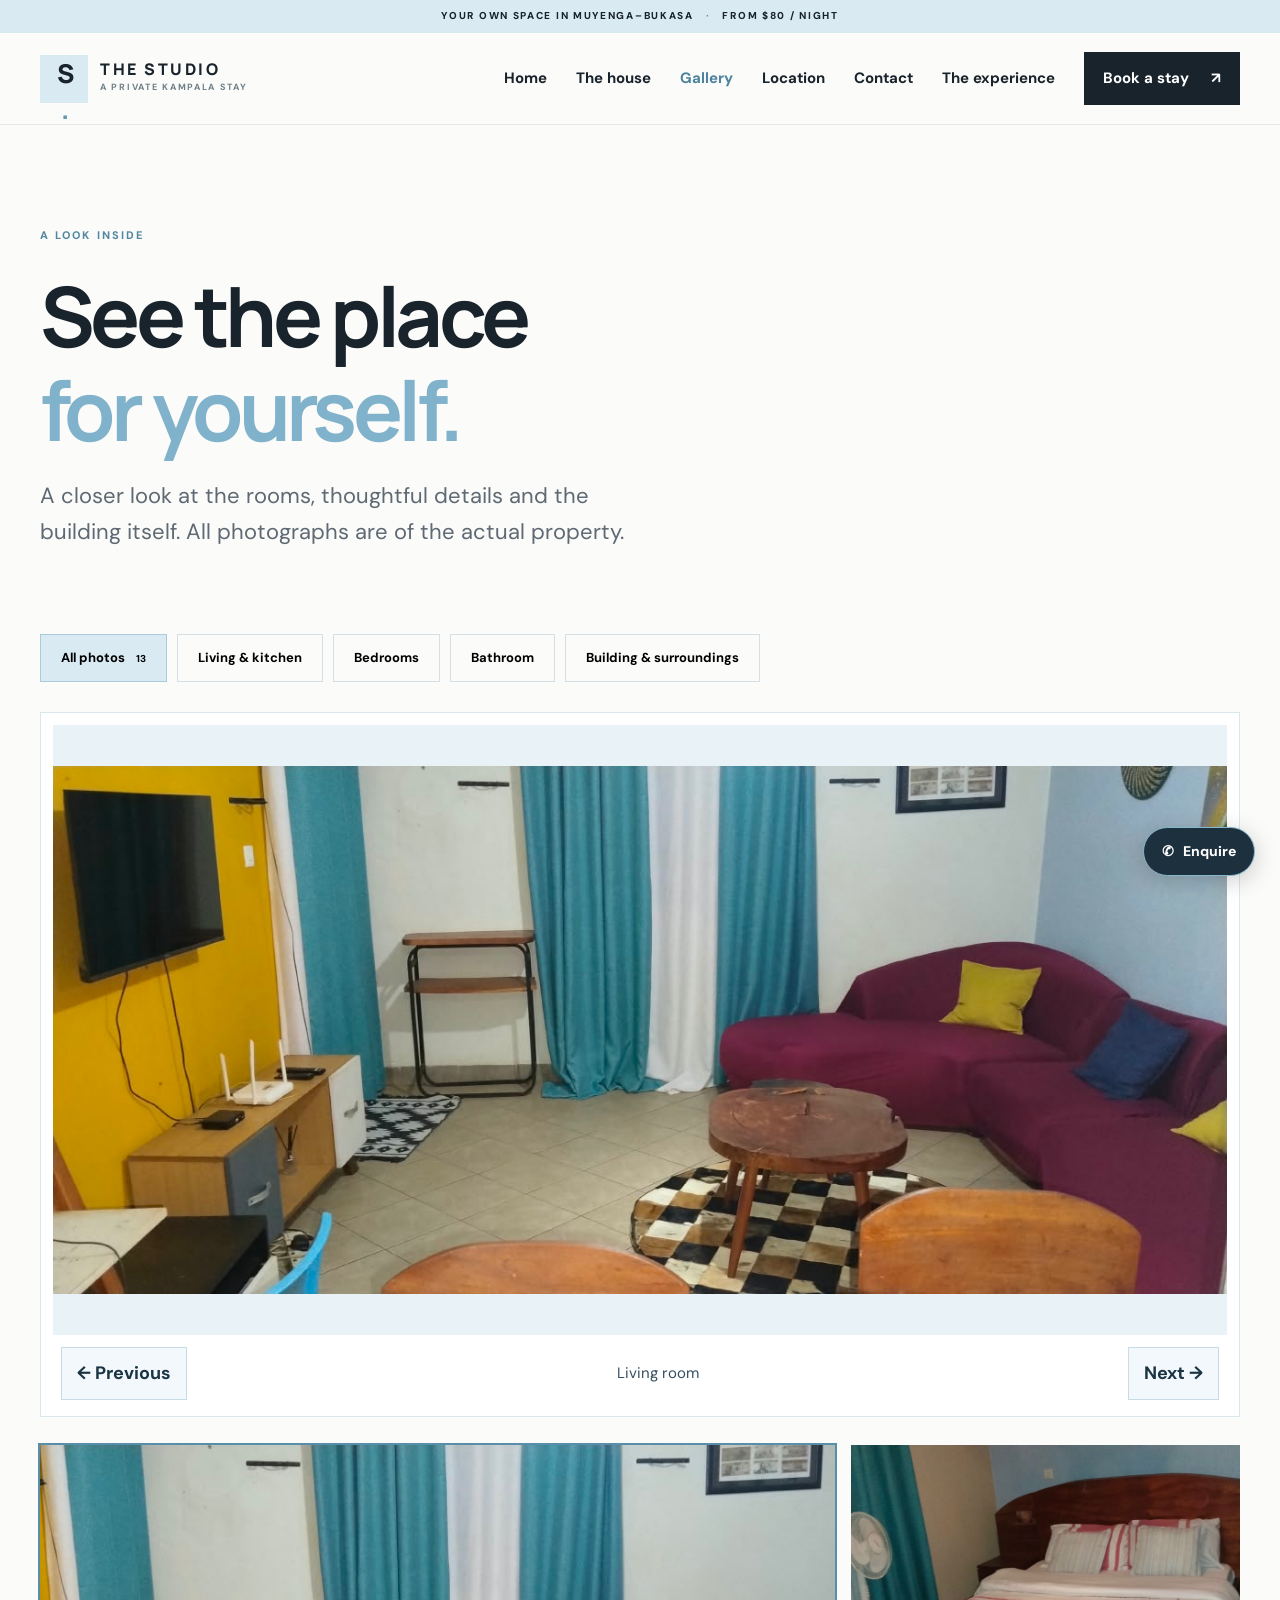
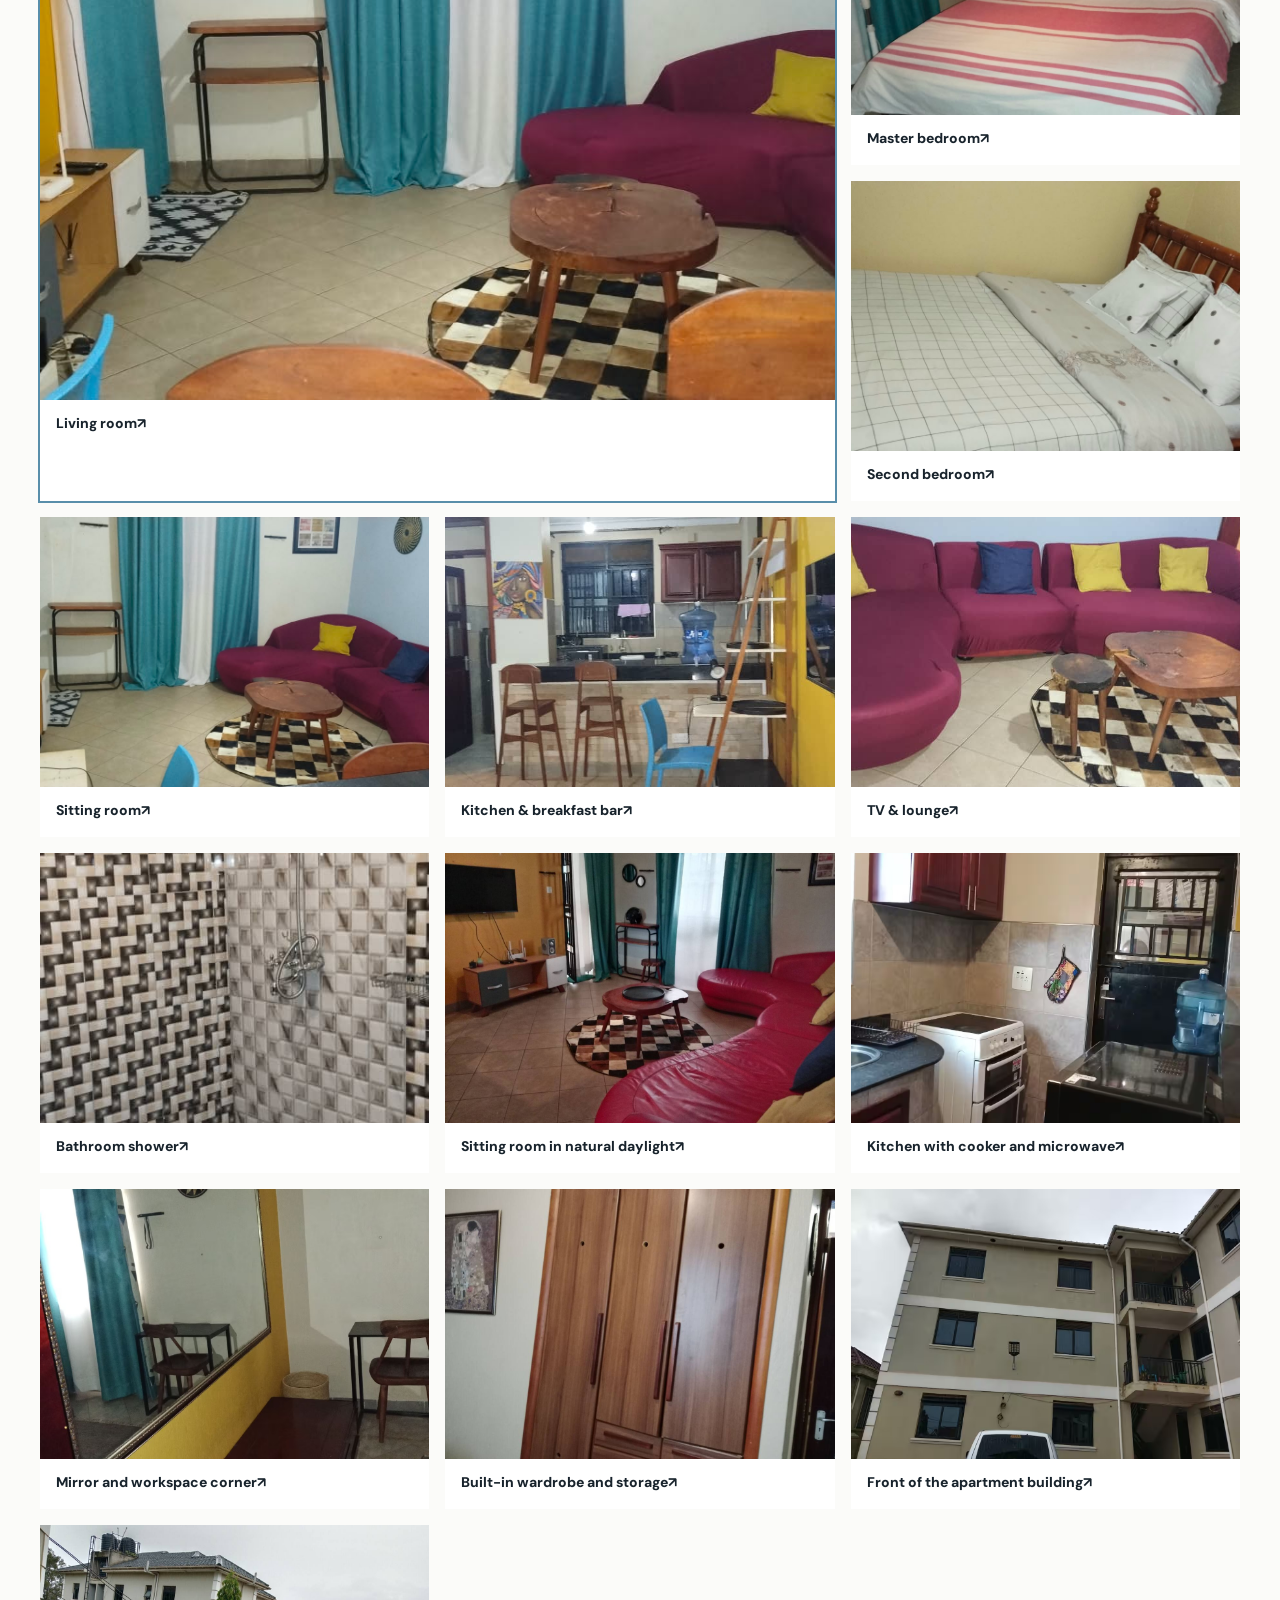
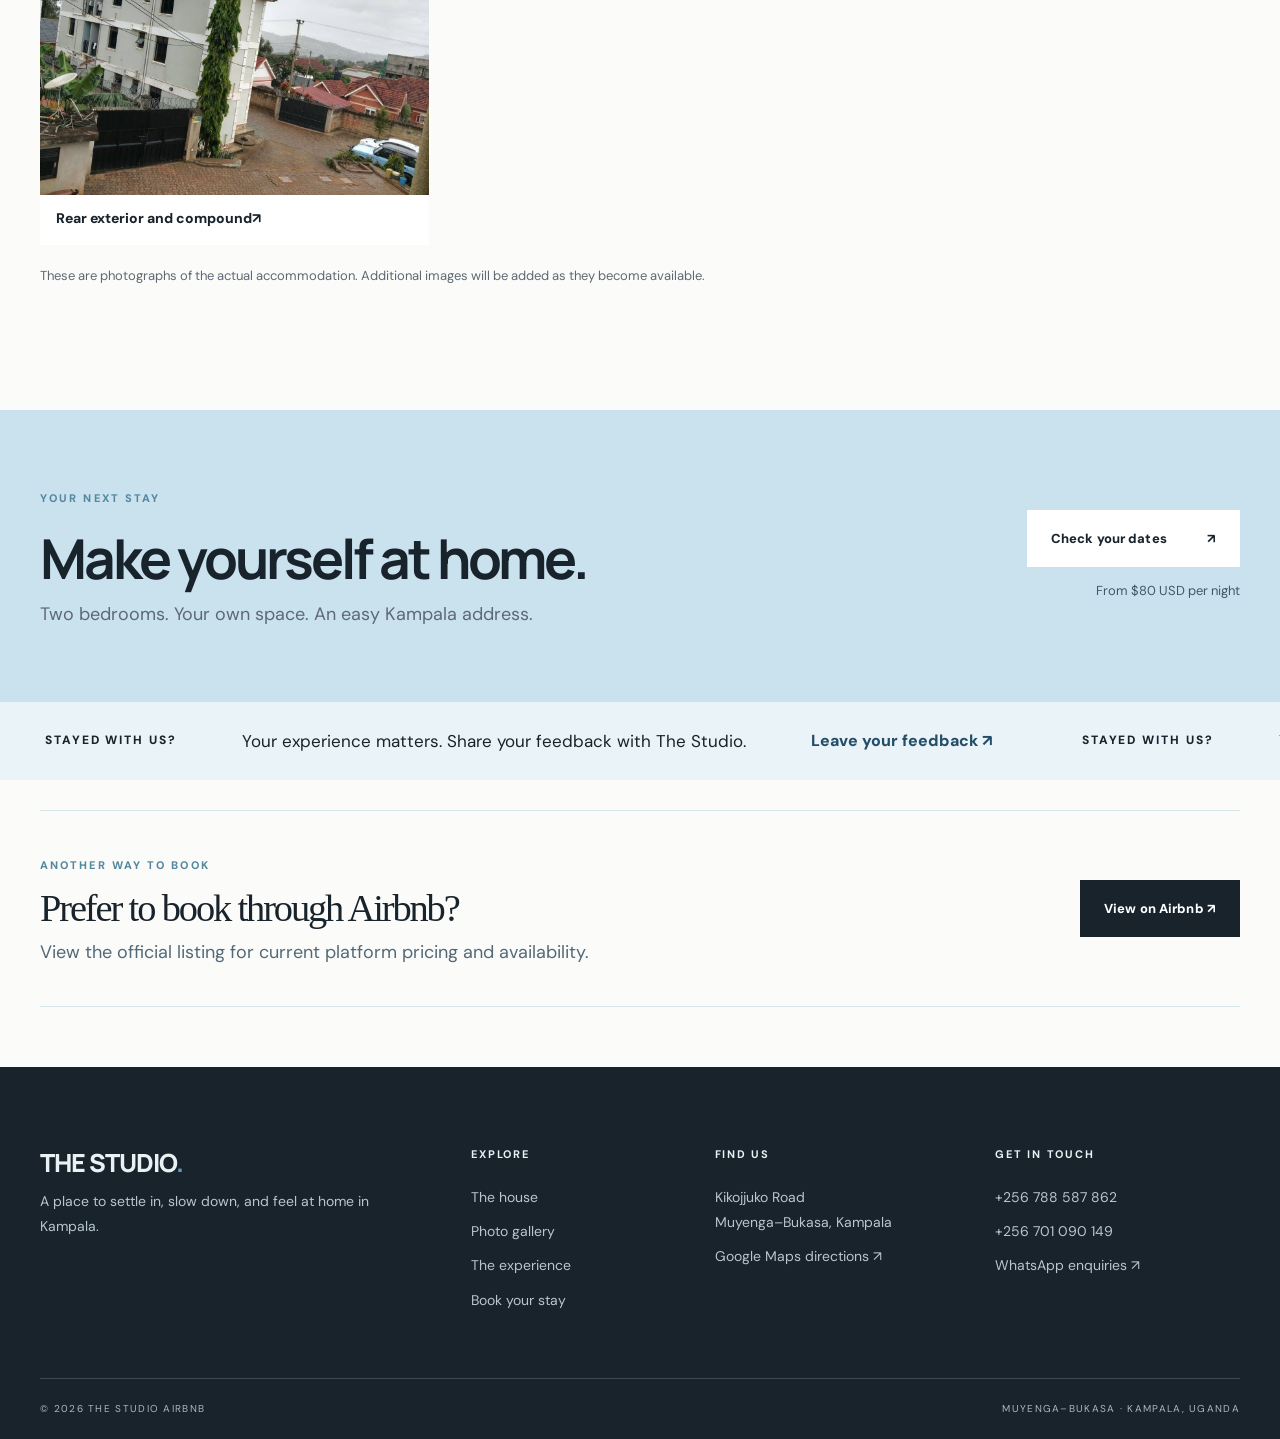
<file: gallery.html>
<!DOCTYPE html>
<html lang="en"><head><meta charset="utf-8"/><meta content="width=device-width,initial-scale=1" name="viewport"/><meta content="#f7f9fa" name="theme-color"/><meta content="An entire two-bedroom home in Muyenga–Bukasa, Kampala. $80 per night." name="description"/><title>Photo gallery | The Studio Airbnb</title><link href="styles.css" rel="stylesheet"/><script defer="" src="script.js"></script><meta content="website" property="og:type"/><meta content="The Studio Airbnb" property="og:site_name"/><meta content="Photo gallery | The Studio Airbnb" property="og:title"/><meta content="An entire two-bedroom home in Muyenga–Bukasa, Kampala. $80 per night." property="og:description"/><meta content="assets/living-daylight.jpg" property="og:image"/><meta content="light" name="color-scheme"/><link href="favicon.svg" rel="icon" type="image/svg+xml"/></head><body><div class="announcement">YOUR OWN SPACE IN MUYENGA–BUKASA <span>·</span> FROM $80 / NIGHT</div><header class="site-header"><div class="container nav"><a class="logo" href="index.html"><span class="logo-mark">S<span>.</span></span><span class="logo-words">THE STUDIO<small>A PRIVATE KAMPALA STAY</small></span></a><button aria-controls="navlinks" aria-expanded="false" aria-label="Open navigation" class="menu-toggle"><span></span><span></span><span></span></button><nav class="nav-links" id="navlinks"><a class="" href="index.html">Home</a><a class="" href="house.html">The house</a><a class="current" href="gallery.html">Gallery</a><a class="" href="location.html">Location</a><a class="" href="contact.html">Contact</a><a class="" href="reviews.html">The experience</a><a class="nav-book" href="booking.html">Book a stay <span>↗</span></a></nav></div></header><main><section class="page-hero container"><span class="eyebrow">A LOOK INSIDE</span><h1>See the place<br/><em>for yourself.</em></h1><p>A closer look at the rooms, thoughtful details and the building itself. All photographs are of the actual property.</p></section><section class="container gallery-section"><div class="gallery-filters"><button class="filter active" data-filter="all">All photos <span>13</span></button><button class="filter" data-filter="living">Living &amp; kitchen</button><button class="filter" data-filter="bedrooms">Bedrooms</button><button class="filter" data-filter="bathroom">Bathroom</button><button class="filter" data-filter="exterior">Building &amp; surroundings</button></div><div class="gallery-grid"><button aria-label="View Living room" class="gallery-tile" data-caption="Living room" data-category="living"><img alt="Living room" class="" decoding="async" loading="lazy" src="assets/living-wide.jpg"/><span>Living room <b>↗</b></span></button><button aria-label="View Master bedroom" class="gallery-tile" data-caption="Master bedroom" data-category="bedrooms"><img alt="Master bedroom" class="" decoding="async" loading="lazy" src="assets/master-bedroom.jpg"/><span>Master bedroom <b>↗</b></span></button><button aria-label="View Second bedroom" class="gallery-tile" data-caption="Second bedroom" data-category="bedrooms"><img alt="Second bedroom" class="" decoding="async" loading="lazy" src="assets/second-bedroom.jpg"/><span>Second bedroom <b>↗</b></span></button><button aria-label="View Sitting room" class="gallery-tile" data-caption="Sitting room" data-category="living"><img alt="Sitting room" class="" decoding="async" loading="lazy" src="assets/living-sofa.jpg"/><span>Sitting room <b>↗</b></span></button><button aria-label="View Kitchen &amp; breakfast bar" class="gallery-tile" data-caption="Kitchen &amp; breakfast bar" data-category="living"><img alt="Kitchen &amp; breakfast bar" class="" decoding="async" loading="lazy" src="assets/kitchen.jpg"/><span>Kitchen &amp; breakfast bar <b>↗</b></span></button><button aria-label="View TV &amp; lounge" class="gallery-tile" data-caption="TV &amp; lounge" data-category="living"><img alt="TV &amp; lounge" class="" decoding="async" loading="lazy" src="assets/living-tv.jpg"/><span>TV &amp; lounge <b>↗</b></span></button><button aria-label="View Bathroom shower" class="gallery-tile" data-caption="Bathroom shower" data-category="bathroom"><img alt="Bathroom shower" class="" decoding="async" loading="lazy" src="assets/shower.jpg"/><span>Bathroom shower <b>↗</b></span></button><button aria-label="View Sitting room in natural daylight" class="gallery-tile" data-caption="Sitting room in natural daylight" data-category="living"><img alt="Sitting room in natural daylight" decoding="async" loading="lazy" src="assets/living-daylight.jpg"/><span>Sitting room in natural daylight <b>↗</b></span></button><button aria-label="View Kitchen with cooker and microwave" class="gallery-tile" data-caption="Kitchen with cooker and microwave" data-category="living"><img alt="Kitchen with cooker and microwave" decoding="async" loading="lazy" src="assets/kitchen-appliances.jpg"/><span>Kitchen with cooker and microwave <b>↗</b></span></button><button aria-label="View Mirror and workspace corner" class="gallery-tile" data-caption="Mirror and workspace corner" data-category="living"><img alt="Mirror and workspace corner" decoding="async" loading="lazy" src="assets/mirror-workspace.jpg"/><span>Mirror and workspace corner <b>↗</b></span></button><button aria-label="View Built-in wardrobe and storage" class="gallery-tile" data-caption="Built-in wardrobe and storage" data-category="bedrooms"><img alt="Built-in wardrobe and storage" decoding="async" loading="lazy" src="assets/wardrobe.jpg"/><span>Built-in wardrobe and storage <b>↗</b></span></button><button aria-label="View Front of the apartment building" class="gallery-tile" data-caption="Front of the apartment building" data-category="exterior"><img alt="Front of the apartment building" decoding="async" loading="lazy" src="assets/front-exterior.jpg"/><span>Front of the apartment building <b>↗</b></span></button><button aria-label="View Rear exterior and compound" class="gallery-tile" data-caption="Rear exterior and compound" data-category="exterior"><img alt="Rear exterior and compound" decoding="async" loading="lazy" src="assets/rear-exterior.jpg"/><span>Rear exterior and compound <b>↗</b></span></button></div><p class="gallery-footnote">These are photographs of the actual accommodation. Additional images will be added as they become available.</p></section><section class="cta-band"><div class="container cta-inner"><div><span class="eyebrow">YOUR NEXT STAY</span><h2>Make yourself at home.</h2><p>Two bedrooms. Your own space. An easy Kampala address.</p></div><div><a class="button button-light" href="booking.html">Check your dates <span>↗</span></a><p>From $80 USD per night</p></div></div></section><section aria-label="Guest feedback invitation" class="micro-cta moving-feedback"><div class="feedback-motion-window"><div class="feedback-motion-track"><div class="feedback-motion-set"><span>STAYED WITH US?</span><p>Your experience matters. Share your feedback with The Studio.</p><a href="reviews.html">Leave your feedback ↗</a></div><div aria-hidden="true" class="feedback-motion-set"><span>STAYED WITH US?</span><p>Your experience matters. Share your feedback with The Studio.</p><span class="feedback-link-copy">Leave your feedback ↗</span></div></div></div></section><section class="official-listing container"><div><span class="eyebrow">ANOTHER WAY TO BOOK</span><h2>Prefer to book through Airbnb?</h2><p>View the official listing for current platform pricing and availability.</p></div><a class="button button-dark" href="https://www.airbnb.com/rooms/1135816783859741387" rel="noopener noreferrer" target="_blank">View on Airbnb ↗</a></section></main><footer class="footer"><div class="container"><div class="footer-top"><div><a class="footer-logo" href="index.html">THE STUDIO<span>.</span></a><p>A place to settle in, slow down, and feel at home in Kampala.</p></div><div><strong>EXPLORE</strong><a href="house.html">The house</a><a href="gallery.html">Photo gallery</a><a href="reviews.html">The experience</a><a href="booking.html">Book your stay</a></div><div><strong>FIND US</strong><p>Kikojjuko Road<br/>Muyenga–Bukasa, Kampala</p><a href="https://maps.app.goo.gl/cMMiKTQbikxon1QQA" rel="noopener noreferrer" target="_blank">Google Maps directions ↗</a></div><div><strong>GET IN TOUCH</strong><a href="tel:+256788587862">+256 788 587 862</a><a href="tel:+256701090149">+256 701 090 149</a><a href="https://wa.me/256788587862" rel="noopener noreferrer" target="_blank">WhatsApp enquiries ↗</a></div></div><div class="footer-bottom"><span>© 2026 THE STUDIO AIRBNB</span><span>MUYENGA–BUKASA · KAMPALA, UGANDA</span></div></div></footer><a aria-label="Enquire on WhatsApp" class="floating-wa" href="https://wa.me/256788587862?text=Hello%2C%20I%27d%20like%20to%20enquire%20about%20The%20Studio%20Airbnb." rel="noopener noreferrer" target="_blank">✆ <span>Enquire</span></a><dialog aria-label="Photo viewer" class="lightbox"><button aria-label="Close photo" class="lightbox-close">×</button><button aria-label="Previous photo" class="lightbox-prev">‹</button><img alt="Property photo" decoding="async" loading="lazy"/><button aria-label="Next photo" class="lightbox-next">›</button><p class="lightbox-caption"></p></dialog></body></html>
</file>
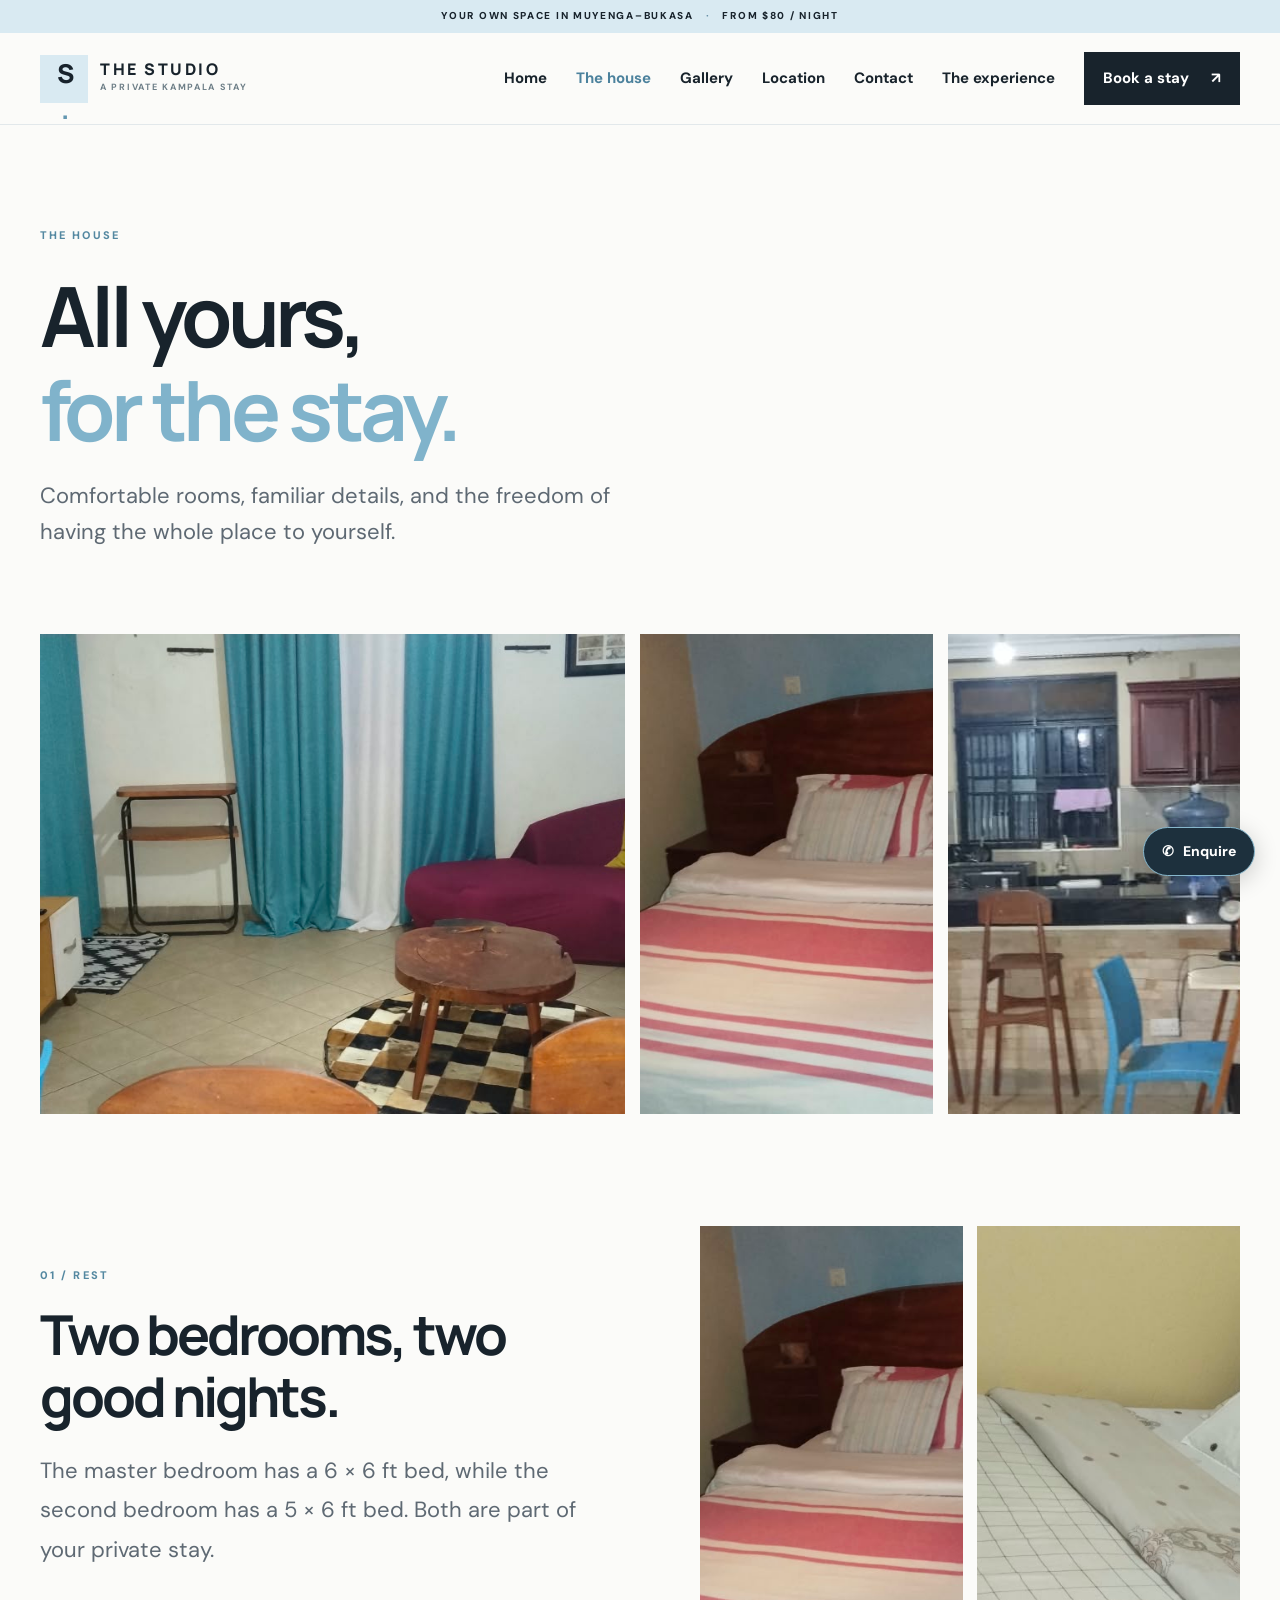
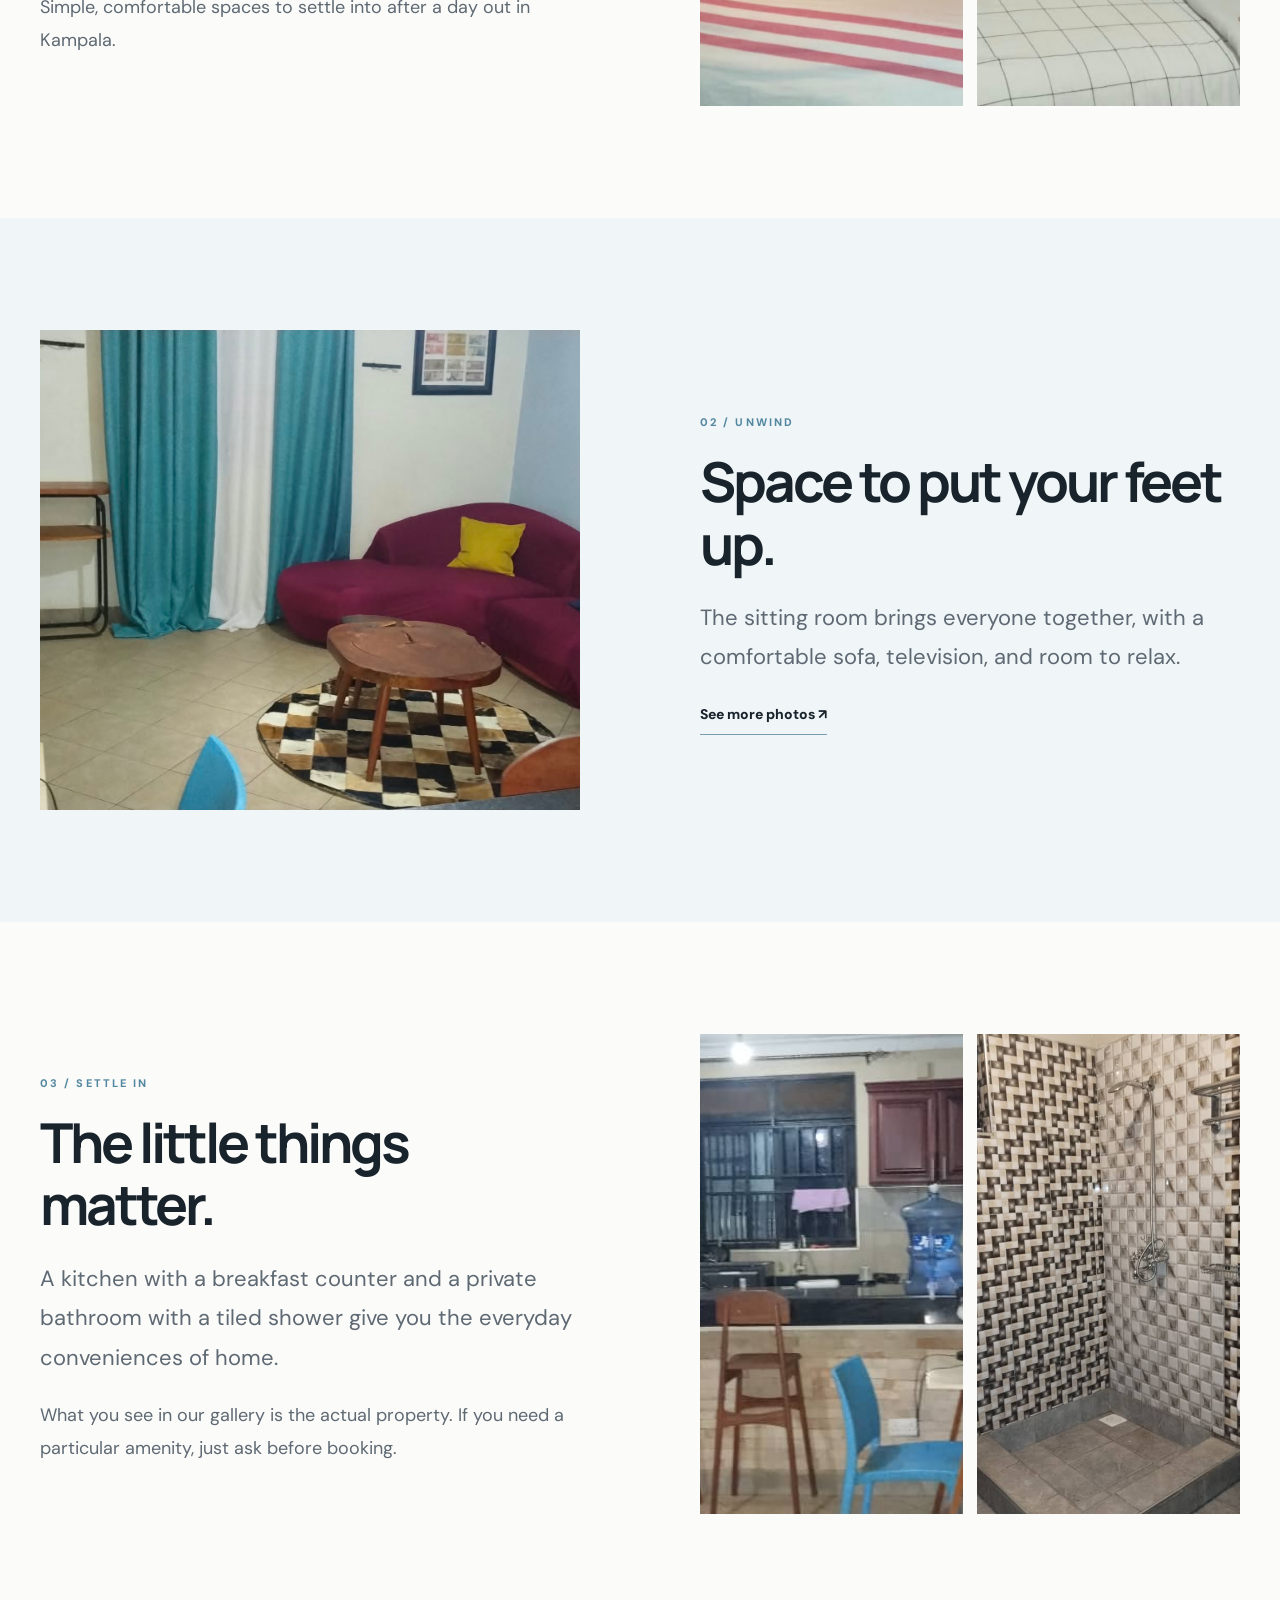
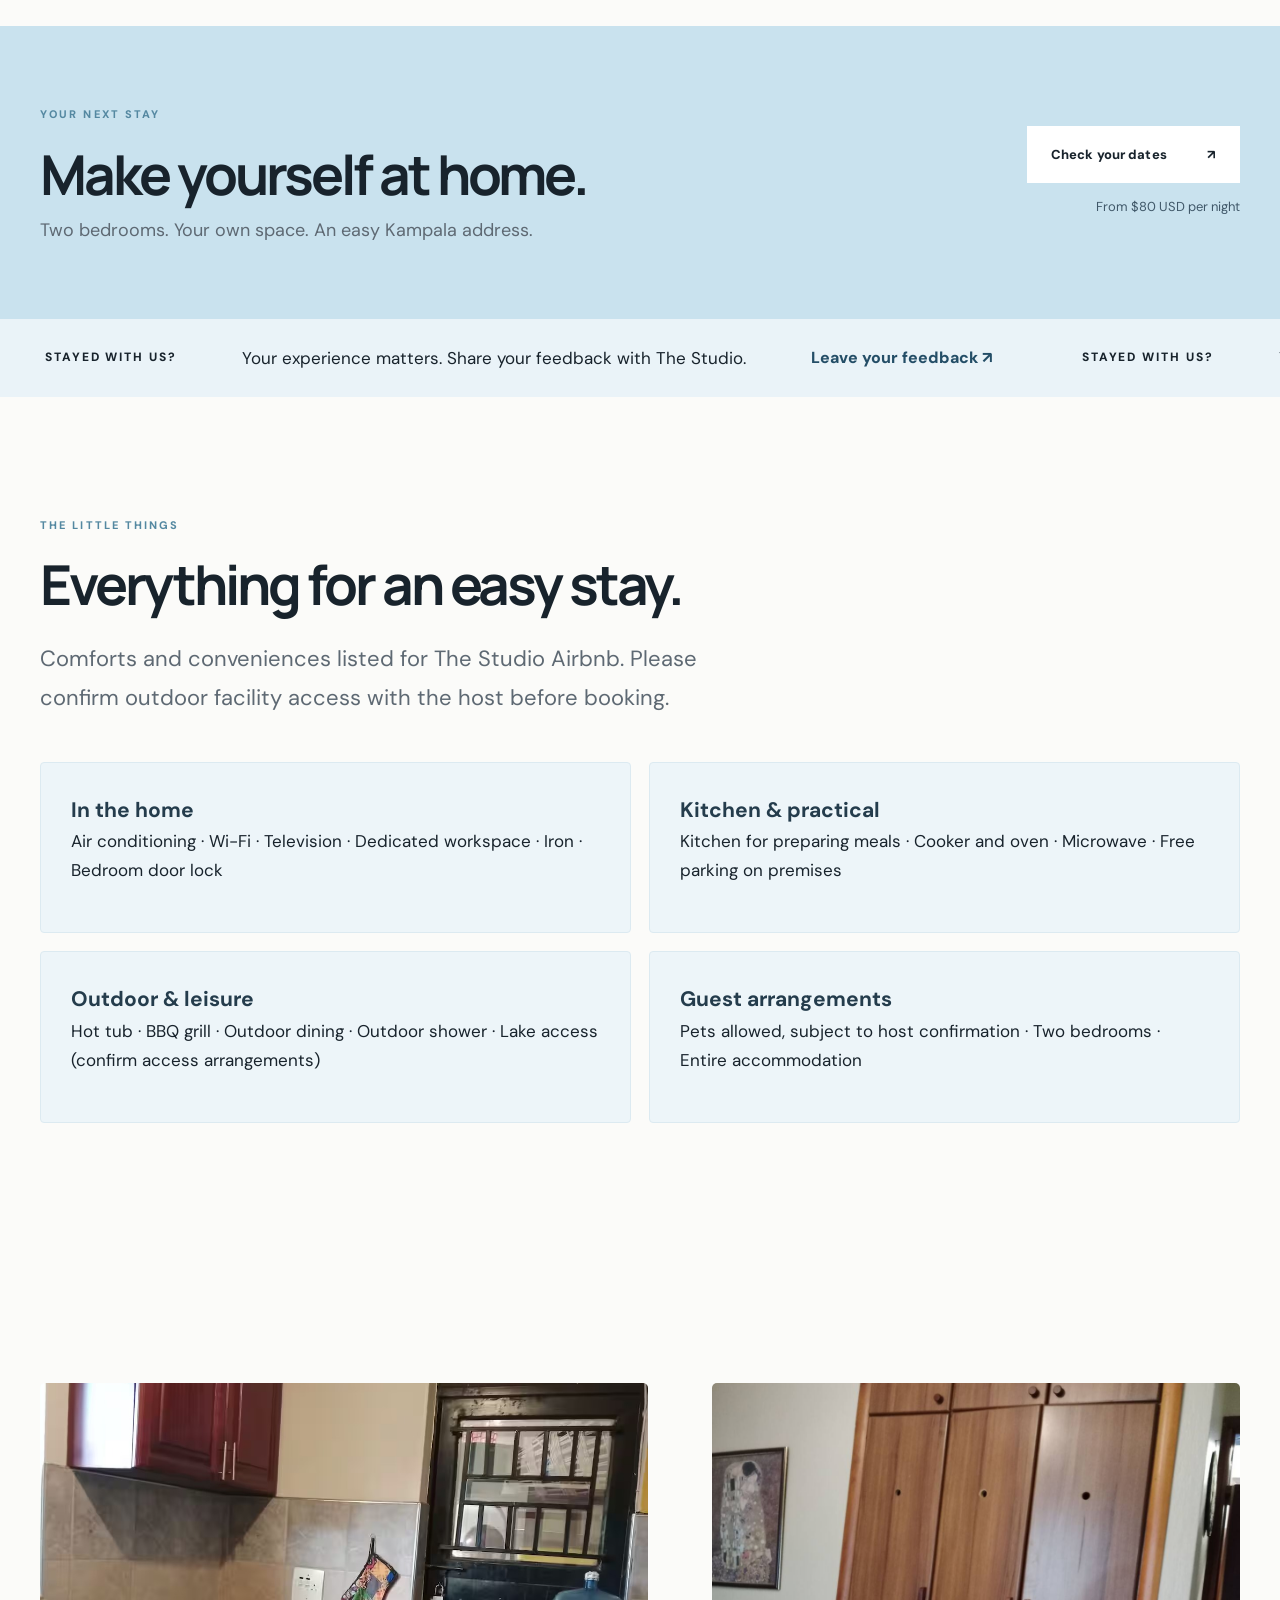
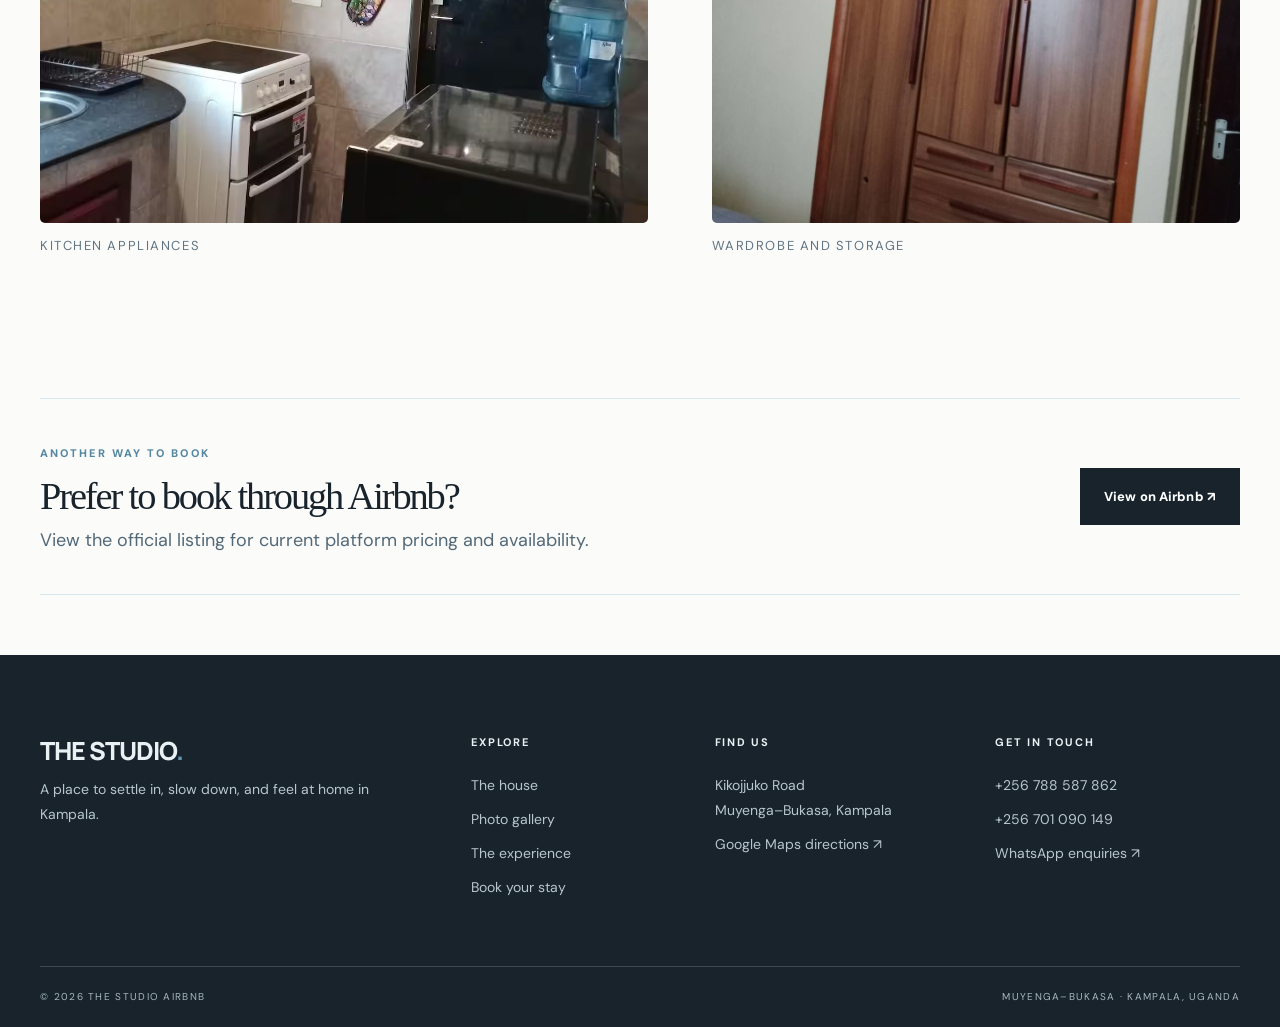
<file: house.html>
<!DOCTYPE html>
<html lang="en"><head><meta charset="utf-8"/><meta content="width=device-width,initial-scale=1" name="viewport"/><meta content="#f7f9fa" name="theme-color"/><meta content="An entire two-bedroom home in Muyenga–Bukasa, Kampala. $80 per night." name="description"/><title>The house | The Studio Airbnb</title><link href="styles.css" rel="stylesheet"/><script defer="" src="script.js"></script><meta content="website" property="og:type"/><meta content="The Studio Airbnb" property="og:site_name"/><meta content="The house | The Studio Airbnb" property="og:title"/><meta content="An entire two-bedroom home in Muyenga–Bukasa, Kampala. $80 per night." property="og:description"/><meta content="assets/living-daylight.jpg" property="og:image"/><meta content="light" name="color-scheme"/><link href="favicon.svg" rel="icon" type="image/svg+xml"/></head><body><div class="announcement">YOUR OWN SPACE IN MUYENGA–BUKASA <span>·</span> FROM $80 / NIGHT</div><header class="site-header"><div class="container nav"><a class="logo" href="index.html"><span class="logo-mark">S<span>.</span></span><span class="logo-words">THE STUDIO<small>A PRIVATE KAMPALA STAY</small></span></a><button aria-controls="navlinks" aria-expanded="false" aria-label="Open navigation" class="menu-toggle"><span></span><span></span><span></span></button><nav class="nav-links" id="navlinks"><a class="" href="index.html">Home</a><a class="current" href="house.html">The house</a><a class="" href="gallery.html">Gallery</a><a class="" href="location.html">Location</a><a class="" href="contact.html">Contact</a><a class="" href="reviews.html">The experience</a><a class="nav-book" href="booking.html">Book a stay <span>↗</span></a></nav></div></header><main><section class="page-hero container"><span class="eyebrow">THE HOUSE</span><h1>All yours,<br/><em>for the stay.</em></h1><p>Comfortable rooms, familiar details, and the freedom of having the whole place to yourself.</p></section><section class="container house-mosaic"><img alt="Living room and television area" class="" decoding="async" loading="lazy" src="assets/living-wide.jpg"/><img alt="Master bedroom with striped bedding" class="" decoding="async" loading="lazy" src="assets/master-bedroom.jpg"/><img alt="Kitchen and breakfast bar" class="" decoding="async" loading="lazy" src="assets/kitchen.jpg"/></section><section class="section container split-detail" id="bedrooms"><div><div class="section-heading"><span class="eyebrow">01 / REST</span><h2>Two bedrooms, two good nights.</h2><p>The master bedroom has a 6 × 6 ft bed, while the second bedroom has a 5 × 6 ft bed. Both are part of your private stay.</p></div><p>Simple, comfortable spaces to settle into after a day out in Kampala.</p></div><div class="detail-pair"><img alt="Master bedroom" class="" decoding="async" loading="lazy" src="assets/master-bedroom.jpg"/><img alt="Second bedroom" class="" decoding="async" loading="lazy" src="assets/second-bedroom.jpg"/></div></section><section class="section soft" id="living"><div class="container split-detail reverse"><div><img alt="Spacious sitting room with sofa and coffee table" class="" decoding="async" loading="lazy" src="assets/living-sofa.jpg"/></div><div><div class="section-heading"><span class="eyebrow">02 / UNWIND</span><h2>Space to put your feet up.</h2><p>The sitting room brings everyone together, with a comfortable sofa, television, and room to relax.</p></div><a class="text-link" href="gallery.html">See more photos ↗</a></div></div></section><section class="section container split-detail" id="kitchen"><div><div class="section-heading"><span class="eyebrow">03 / SETTLE IN</span><h2>The little things matter.</h2><p>A kitchen with a breakfast counter and a private bathroom with a tiled shower give you the everyday conveniences of home.</p></div><p>What you see in our gallery is the actual property. If you need a particular amenity, just ask before booking.</p></div><div class="detail-pair"><img alt="Kitchen and breakfast counter" class="" decoding="async" loading="lazy" src="assets/kitchen.jpg"/><img alt="Tiled shower in bathroom" class="" decoding="async" loading="lazy" src="assets/shower.jpg"/></div></section><section class="cta-band"><div class="container cta-inner"><div><span class="eyebrow">YOUR NEXT STAY</span><h2>Make yourself at home.</h2><p>Two bedrooms. Your own space. An easy Kampala address.</p></div><div><a class="button button-light" href="booking.html">Check your dates <span>↗</span></a><p>From $80 USD per night</p></div></div></section><section aria-label="Guest feedback invitation" class="micro-cta moving-feedback"><div class="feedback-motion-window"><div class="feedback-motion-track"><div class="feedback-motion-set"><span>STAYED WITH US?</span><p>Your experience matters. Share your feedback with The Studio.</p><a href="reviews.html">Leave your feedback ↗</a></div><div aria-hidden="true" class="feedback-motion-set"><span>STAYED WITH US?</span><p>Your experience matters. Share your feedback with The Studio.</p><span class="feedback-link-copy">Leave your feedback ↗</span></div></div></div></section><section class="section container amenity-section"><div class="section-heading"><span class="eyebrow">THE LITTLE THINGS</span><h2>Everything for an easy stay.</h2><p>Comforts and conveniences listed for The Studio Airbnb. Please confirm outdoor facility access with the host before booking.</p></div><div class="amenity-grid"><div><b>In the home</b><p>Air conditioning · Wi-Fi · Television · Dedicated workspace · Iron · Bedroom door lock</p></div><div><b>Kitchen &amp; practical</b><p>Kitchen for preparing meals · Cooker and oven · Microwave · Free parking on premises</p></div><div><b>Outdoor &amp; leisure</b><p>Hot tub · BBQ grill · Outdoor dining · Outdoor shower · Lake access (confirm access arrangements)</p></div><div><b>Guest arrangements</b><p>Pets allowed, subject to host confirmation · Two bedrooms · Entire accommodation</p></div></div></section><section class="section container story-layout"><figure><img alt="Actual kitchen appliances" decoding="async" loading="lazy" src="assets/kitchen-appliances.jpg"/><figcaption>Kitchen appliances</figcaption></figure><figure><img alt="Built-in wardrobe" decoding="async" loading="lazy" src="assets/wardrobe.jpg"/><figcaption>Wardrobe and storage</figcaption></figure></section><section class="official-listing container"><div><span class="eyebrow">ANOTHER WAY TO BOOK</span><h2>Prefer to book through Airbnb?</h2><p>View the official listing for current platform pricing and availability.</p></div><a class="button button-dark" href="https://www.airbnb.com/rooms/1135816783859741387" rel="noopener noreferrer" target="_blank">View on Airbnb ↗</a></section></main><footer class="footer"><div class="container"><div class="footer-top"><div><a class="footer-logo" href="index.html">THE STUDIO<span>.</span></a><p>A place to settle in, slow down, and feel at home in Kampala.</p></div><div><strong>EXPLORE</strong><a href="house.html">The house</a><a href="gallery.html">Photo gallery</a><a href="reviews.html">The experience</a><a href="booking.html">Book your stay</a></div><div><strong>FIND US</strong><p>Kikojjuko Road<br/>Muyenga–Bukasa, Kampala</p><a href="https://maps.app.goo.gl/cMMiKTQbikxon1QQA" rel="noopener noreferrer" target="_blank">Google Maps directions ↗</a></div><div><strong>GET IN TOUCH</strong><a href="tel:+256788587862">+256 788 587 862</a><a href="tel:+256701090149">+256 701 090 149</a><a href="https://wa.me/256788587862" rel="noopener noreferrer" target="_blank">WhatsApp enquiries ↗</a></div></div><div class="footer-bottom"><span>© 2026 THE STUDIO AIRBNB</span><span>MUYENGA–BUKASA · KAMPALA, UGANDA</span></div></div></footer><a aria-label="Enquire on WhatsApp" class="floating-wa" href="https://wa.me/256788587862?text=Hello%2C%20I%27d%20like%20to%20enquire%20about%20The%20Studio%20Airbnb." rel="noopener noreferrer" target="_blank">✆ <span>Enquire</span></a><dialog aria-label="Photo viewer" class="lightbox"><button aria-label="Close photo" class="lightbox-close">×</button><button aria-label="Previous photo" class="lightbox-prev">‹</button><img alt="Property photo" decoding="async" loading="lazy"/><button aria-label="Next photo" class="lightbox-next">›</button><p class="lightbox-caption"></p></dialog></body></html>
</file>
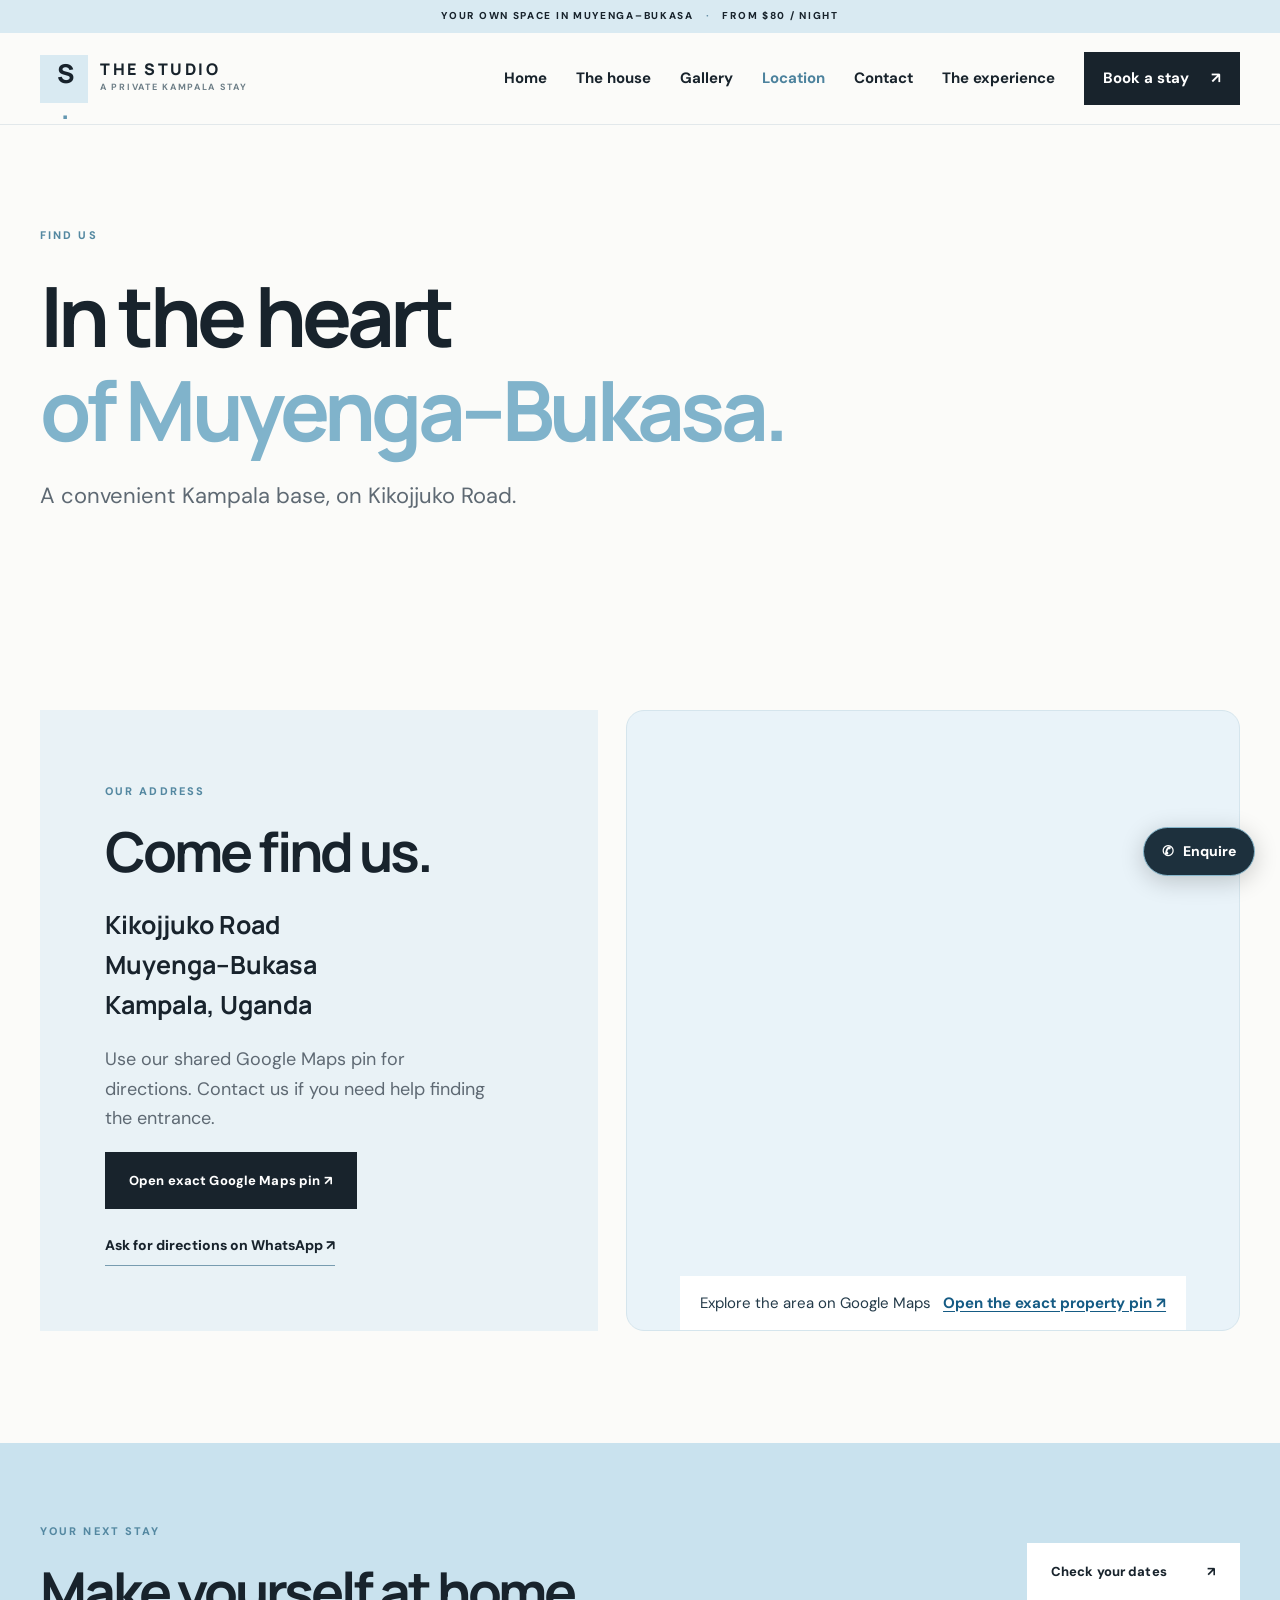
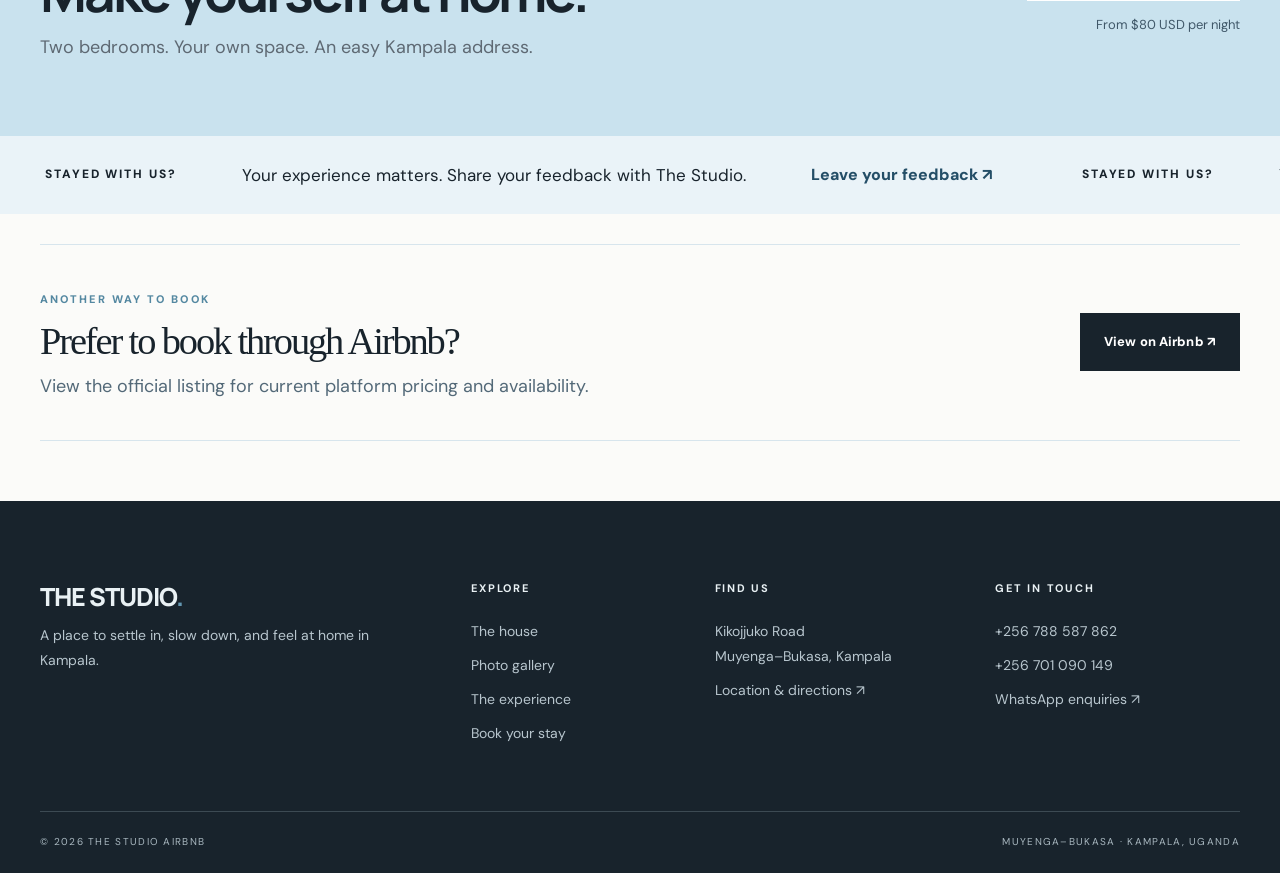
<file: location.html>
<!DOCTYPE html>
<html lang="en"><head><meta charset="utf-8"/><meta content="width=device-width,initial-scale=1" name="viewport"/><meta content="#f7f9fa" name="theme-color"/><meta content="An entire two-bedroom home in Muyenga–Bukasa, Kampala. $80 per night." name="description"/><title>Location | The Studio Airbnb</title><link href="styles.css" rel="stylesheet"/><script defer="" src="script.js"></script><meta content="website" property="og:type"/><meta content="The Studio Airbnb" property="og:site_name"/><meta content="Location | The Studio Airbnb" property="og:title"/><meta content="An entire two-bedroom home in Muyenga–Bukasa, Kampala. $80 per night." property="og:description"/><meta content="assets/living-daylight.jpg" property="og:image"/><meta content="light" name="color-scheme"/><link href="favicon.svg" rel="icon" type="image/svg+xml"/></head><body><div class="announcement">YOUR OWN SPACE IN MUYENGA–BUKASA <span>·</span> FROM $80 / NIGHT</div><header class="site-header"><div class="container nav"><a class="logo" href="index.html"><span class="logo-mark">S<span>.</span></span><span class="logo-words">THE STUDIO<small>A PRIVATE KAMPALA STAY</small></span></a><button aria-controls="navlinks" aria-expanded="false" aria-label="Open navigation" class="menu-toggle"><span></span><span></span><span></span></button><nav class="nav-links" id="navlinks"><a class="" href="index.html">Home</a><a class="" href="house.html">The house</a><a class="" href="gallery.html">Gallery</a><a class="current" href="location.html">Location</a><a class="" href="contact.html">Contact</a><a class="" href="reviews.html">The experience</a><a class="nav-book" href="booking.html">Book a stay <span>↗</span></a></nav></div></header><main><section class="page-hero container"><span class="eyebrow">FIND US</span><h1>In the heart<br/><em>of Muyenga–Bukasa.</em></h1><p>A convenient Kampala base, on Kikojjuko Road.</p></section><section class="section container location-grid"><div class="location-card"><span class="eyebrow">OUR ADDRESS</span><h2>Come find us.</h2><address>Kikojjuko Road<br/>Muyenga–Bukasa<br/>Kampala, Uganda</address><p>Use our shared Google Maps pin for directions. Contact us if you need help finding the entrance.</p><a class="button button-dark" href="https://maps.app.goo.gl/cMMiKTQbikxon1QQA" rel="noopener noreferrer" target="_blank">Open exact Google Maps pin ↗</a><a class="text-link" href="https://wa.me/256788587862?text=Hello%2C%20please%20share%20directions%20to%20The%20Studio%20Airbnb." rel="noopener noreferrer" target="_blank">Ask for directions on WhatsApp ↗</a></div><div aria-label="Interactive Google map of Kikojjuko Road, Muyenga–Bukasa" class="map-panel live-map-panel"><iframe allowfullscreen="" loading="lazy" referrerpolicy="no-referrer-when-downgrade" src="https://maps.google.com/maps?q=Kikojjuko%20Road%2C%20Muyenga%20Bukasa%2C%20Kampala%2C%20Uganda&amp;z=16&amp;output=embed" title="Google Maps — Kikojjuko Road, Muyenga–Bukasa"></iframe><div class="live-map-actions"><span>Explore the area on Google Maps</span><a href="https://maps.app.goo.gl/cMMiKTQbikxon1QQA" rel="noopener noreferrer" target="_blank">Open the exact property pin ↗</a></div></div></section><section class="cta-band"><div class="container cta-inner"><div><span class="eyebrow">YOUR NEXT STAY</span><h2>Make yourself at home.</h2><p>Two bedrooms. Your own space. An easy Kampala address.</p></div><div><a class="button button-light" href="booking.html">Check your dates <span>↗</span></a><p>From $80 USD per night</p></div></div></section><section aria-label="Guest feedback invitation" class="micro-cta moving-feedback"><div class="feedback-motion-window"><div class="feedback-motion-track"><div class="feedback-motion-set"><span>STAYED WITH US?</span><p>Your experience matters. Share your feedback with The Studio.</p><a href="reviews.html">Leave your feedback ↗</a></div><div aria-hidden="true" class="feedback-motion-set"><span>STAYED WITH US?</span><p>Your experience matters. Share your feedback with The Studio.</p><span class="feedback-link-copy">Leave your feedback ↗</span></div></div></div></section><section class="official-listing container"><div><span class="eyebrow">ANOTHER WAY TO BOOK</span><h2>Prefer to book through Airbnb?</h2><p>View the official listing for current platform pricing and availability.</p></div><a class="button button-dark" href="https://www.airbnb.com/rooms/1135816783859741387" rel="noopener noreferrer" target="_blank">View on Airbnb ↗</a></section></main><footer class="footer"><div class="container"><div class="footer-top"><div><a class="footer-logo" href="index.html">THE STUDIO<span>.</span></a><p>A place to settle in, slow down, and feel at home in Kampala.</p></div><div><strong>EXPLORE</strong><a href="house.html">The house</a><a href="gallery.html">Photo gallery</a><a href="reviews.html">The experience</a><a href="booking.html">Book your stay</a></div><div><strong>FIND US</strong><p>Kikojjuko Road<br/>Muyenga–Bukasa, Kampala</p><a href="location.html">Location &amp; directions ↗</a></div><div><strong>GET IN TOUCH</strong><a href="tel:+256788587862">+256 788 587 862</a><a href="tel:+256701090149">+256 701 090 149</a><a href="https://wa.me/256788587862" rel="noopener noreferrer" target="_blank">WhatsApp enquiries ↗</a></div></div><div class="footer-bottom"><span>© 2026 THE STUDIO AIRBNB</span><span>MUYENGA–BUKASA · KAMPALA, UGANDA</span></div></div></footer><a aria-label="Enquire on WhatsApp" class="floating-wa" href="https://wa.me/256788587862?text=Hello%2C%20I%27d%20like%20to%20enquire%20about%20The%20Studio%20Airbnb." rel="noopener noreferrer" target="_blank">✆ <span>Enquire</span></a><dialog aria-label="Photo viewer" class="lightbox"><button aria-label="Close photo" class="lightbox-close">×</button><button aria-label="Previous photo" class="lightbox-prev">‹</button><img alt="Property photo" decoding="async"/><button aria-label="Next photo" class="lightbox-next">›</button><p class="lightbox-caption"></p></dialog></body></html>
</file>
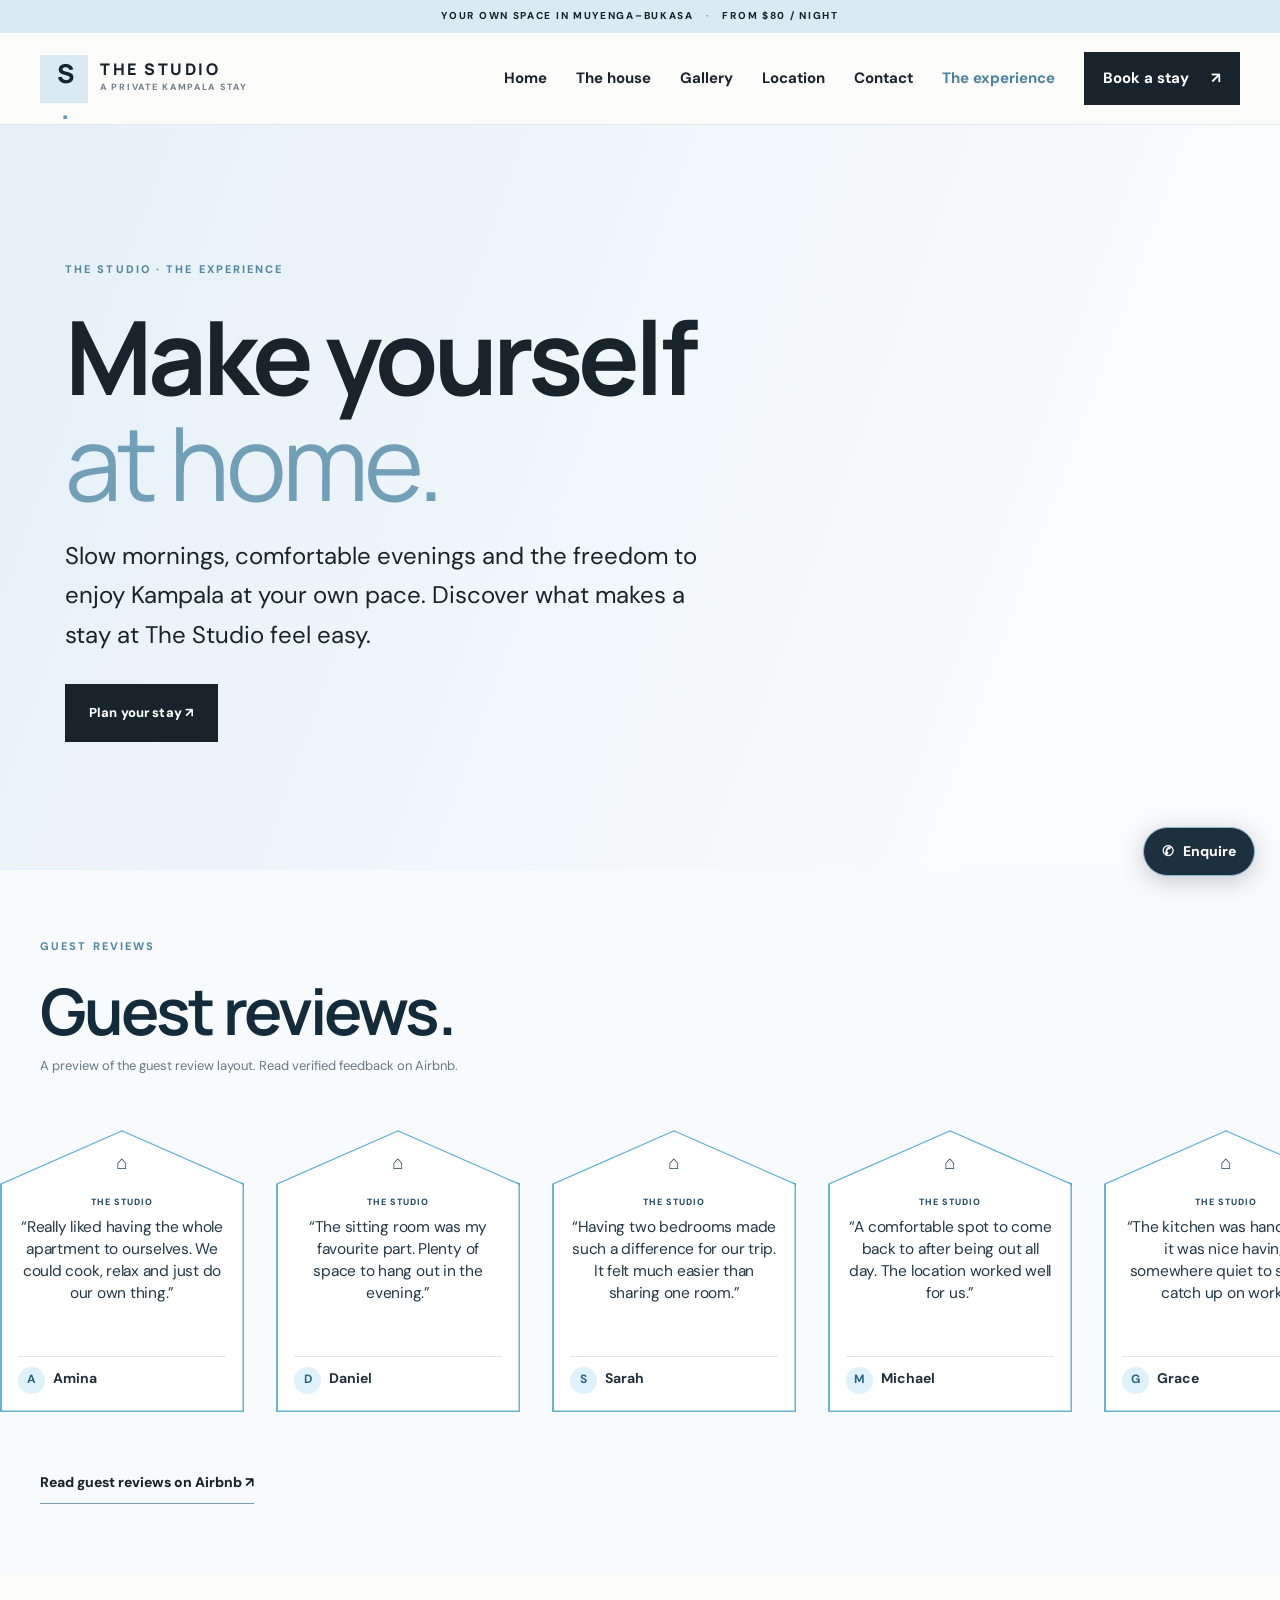
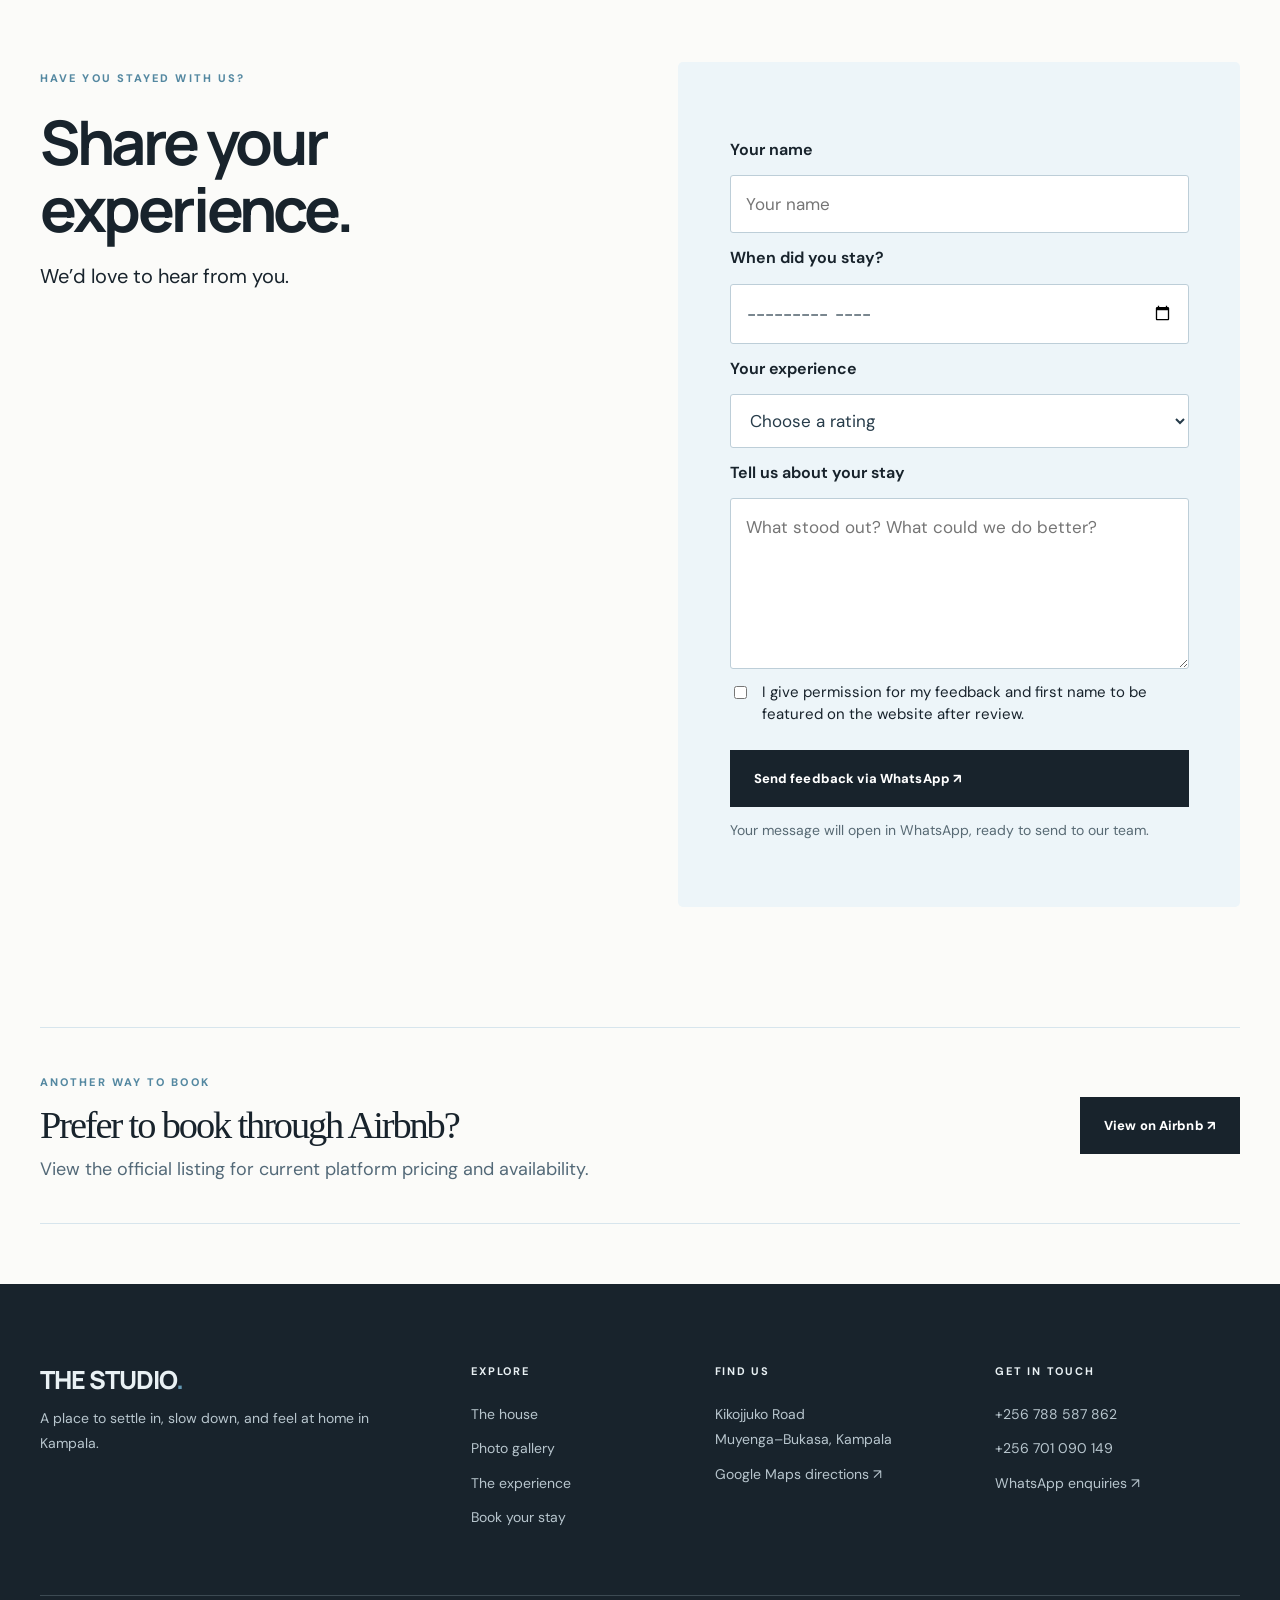
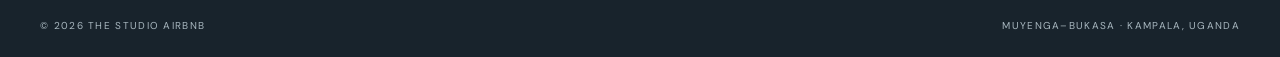
<file: reviews.html>
<!DOCTYPE html>

<html lang="en"><head><meta charset="utf-8"/><meta content="width=device-width,initial-scale=1" name="viewport"/><meta content="#f7f9fa" name="theme-color"/><meta content="An entire two-bedroom home in Muyenga–Bukasa, Kampala. $80 per night." name="description"/><title>The Experience | The Studio Airbnb</title><link href="styles.css" rel="stylesheet"/><script defer="" src="script.js"></script><meta content="website" property="og:type"/><meta content="The Studio Airbnb" property="og:site_name"/><meta content="The Experience | The Studio Airbnb" property="og:title"/><meta content="An entire two-bedroom home in Muyenga–Bukasa, Kampala. $80 per night." property="og:description"/><meta content="assets/living-daylight.jpg" property="og:image"/><meta content="light" name="color-scheme"/><link href="favicon.svg" rel="icon" type="image/svg+xml"/><style>.experience-list{display:grid;gap:0;margin:2rem 0}.experience-item{display:flex;gap:1.25rem;padding:1.35rem 0;border-top:1px solid #d9e5eb}.experience-number{font-size:.85rem;color:#59829a;font-weight:700;min-width:2rem}.experience-item h3{font-size:1.35rem;margin:0 0 .4rem}.experience-item p{margin:0;line-height:1.7}.experience-airbnb{display:inline-block;margin-top:1rem;color:#315c74;font-weight:650;text-decoration:underline;text-underline-offset:4px}</style></head><body><div class="announcement">YOUR OWN SPACE IN MUYENGA–BUKASA <span>·</span> FROM $80 / NIGHT</div><header class="site-header"><div class="container nav"><a class="logo" href="index.html"><span class="logo-mark">S<span>.</span></span><span class="logo-words">THE STUDIO<small>A PRIVATE KAMPALA STAY</small></span></a><button aria-controls="navlinks" aria-expanded="false" aria-label="Open navigation" class="menu-toggle"><span></span><span></span><span></span></button><nav class="nav-links" id="navlinks"><a class="" href="index.html">Home</a><a class="" href="house.html">The house</a><a class="" href="gallery.html">Gallery</a><a class="" href="location.html">Location</a><a class="" href="contact.html">Contact</a><a class="current" href="reviews.html">The experience</a><a class="nav-book" href="booking.html">Book a stay <span>↗</span></a></nav></div></header><main><section class="reviews-hero"><div class="container reviews-head"><span class="eyebrow">THE STUDIO · THE EXPERIENCE</span><h1>Make yourself<br/><em>at home.</em></h1><p>Slow mornings, comfortable evenings and the freedom to enjoy Kampala at your own pace. Discover what makes a stay at The Studio feel easy.</p><a class="button button-dark" href="booking.html">Plan your stay ↗</a></div></section><section aria-label="Guest review cards" class="testimonials-section"><div class="container testimonials-intro"><span class="eyebrow">GUEST REVIEWS</span><h2>Guest reviews.</h2><p class="testimonial-disclosure">A preview of the guest review layout. Read verified feedback on Airbnb.</p></div><div class="testimonial-viewport"><div class="testimonial-track"><div class="testimonial-group"><article aria-label="Guest review card" class="testimonial-card"><span aria-hidden="true" class="pentagon-accent"></span><span aria-hidden="true" class="pentagon-house">⌂</span><span class="testimonial-tag">THE STUDIO</span><p class="testimonial-quote">“Really liked having the whole apartment to ourselves. We could cook, relax and just do our own thing.”</p><div class="testimonial-person"><span aria-hidden="true" class="testimonial-avatar">A</span><span class="testimonial-identity"><strong>Amina</strong><small></small></span></div></article><article aria-label="Guest review card" class="testimonial-card"><span aria-hidden="true" class="pentagon-accent"></span><span aria-hidden="true" class="pentagon-house">⌂</span><span class="testimonial-tag">THE STUDIO</span><p class="testimonial-quote">“The sitting room was my favourite part. Plenty of space to hang out in the evening.”</p><div class="testimonial-person"><span aria-hidden="true" class="testimonial-avatar">D</span><span class="testimonial-identity"><strong>Daniel</strong><small></small></span></div></article><article aria-label="Guest review card" class="testimonial-card"><span aria-hidden="true" class="pentagon-accent"></span><span aria-hidden="true" class="pentagon-house">⌂</span><span class="testimonial-tag">THE STUDIO</span><p class="testimonial-quote">“Having two bedrooms made such a difference for our trip. It felt much easier than sharing one room.”</p><div class="testimonial-person"><span aria-hidden="true" class="testimonial-avatar">S</span><span class="testimonial-identity"><strong>Sarah</strong><small></small></span></div></article><article aria-label="Guest review card" class="testimonial-card"><span aria-hidden="true" class="pentagon-accent"></span><span aria-hidden="true" class="pentagon-house">⌂</span><span class="testimonial-tag">THE STUDIO</span><p class="testimonial-quote">“A comfortable spot to come back to after being out all day. The location worked well for us.”</p><div class="testimonial-person"><span aria-hidden="true" class="testimonial-avatar">M</span><span class="testimonial-identity"><strong>Michael</strong><small></small></span></div></article><article aria-label="Guest review card" class="testimonial-card"><span aria-hidden="true" class="pentagon-accent"></span><span aria-hidden="true" class="pentagon-house">⌂</span><span class="testimonial-tag">THE STUDIO</span><p class="testimonial-quote">“The kitchen was handy, and it was nice having somewhere quiet to sit and catch up on work.”</p><div class="testimonial-person"><span aria-hidden="true" class="testimonial-avatar">G</span><span class="testimonial-identity"><strong>Grace</strong><small></small></span></div></article></div><div aria-hidden="true" class="testimonial-group"><article aria-label="Guest review card" class="testimonial-card"><span aria-hidden="true" class="pentagon-accent"></span><span aria-hidden="true" class="pentagon-house">⌂</span><span class="testimonial-tag">THE STUDIO</span><p class="testimonial-quote">“Really liked having the whole apartment to ourselves. We could cook, relax and just do our own thing.”</p><div class="testimonial-person"><span aria-hidden="true" class="testimonial-avatar">A</span><span class="testimonial-identity"><strong>Amina</strong><small></small></span></div></article><article aria-label="Guest review card" class="testimonial-card"><span aria-hidden="true" class="pentagon-accent"></span><span aria-hidden="true" class="pentagon-house">⌂</span><span class="testimonial-tag">THE STUDIO</span><p class="testimonial-quote">“The sitting room was my favourite part. Plenty of space to hang out in the evening.”</p><div class="testimonial-person"><span aria-hidden="true" class="testimonial-avatar">D</span><span class="testimonial-identity"><strong>Daniel</strong><small></small></span></div></article><article aria-label="Guest review card" class="testimonial-card"><span aria-hidden="true" class="pentagon-accent"></span><span aria-hidden="true" class="pentagon-house">⌂</span><span class="testimonial-tag">THE STUDIO</span><p class="testimonial-quote">“Having two bedrooms made such a difference for our trip. It felt much easier than sharing one room.”</p><div class="testimonial-person"><span aria-hidden="true" class="testimonial-avatar">S</span><span class="testimonial-identity"><strong>Sarah</strong><small></small></span></div></article><article aria-label="Guest review card" class="testimonial-card"><span aria-hidden="true" class="pentagon-accent"></span><span aria-hidden="true" class="pentagon-house">⌂</span><span class="testimonial-tag">THE STUDIO</span><p class="testimonial-quote">“A comfortable spot to come back to after being out all day. The location worked well for us.”</p><div class="testimonial-person"><span aria-hidden="true" class="testimonial-avatar">M</span><span class="testimonial-identity"><strong>Michael</strong><small></small></span></div></article><article aria-label="Guest review card" class="testimonial-card"><span aria-hidden="true" class="pentagon-accent"></span><span aria-hidden="true" class="pentagon-house">⌂</span><span class="testimonial-tag">THE STUDIO</span><p class="testimonial-quote">“The kitchen was handy, and it was nice having somewhere quiet to sit and catch up on work.”</p><div class="testimonial-person"><span aria-hidden="true" class="testimonial-avatar">G</span><span class="testimonial-identity"><strong>Grace</strong><small></small></span></div></article></div></div></div><div class="container testimonial-bottom"><a class="text-link" href="https://www.airbnb.com/rooms/1135816783859741387" rel="noopener noreferrer" target="_blank">Read guest reviews on Airbnb ↗</a></div></section><section class="section container review-form-wrap"><div class="review-form-heading"><span class="eyebrow">HAVE YOU STAYED WITH US?</span><h2>Share your experience.</h2><p>We’d love to hear from you.</p></div><div class="feedback-card" id="share"><form id="feedback-form"><label for="review-name">Your name</label><input id="review-name" maxlength="80" name="name" placeholder="Your name" required=""/><label for="review-date">When did you stay?</label><input id="review-date" name="stay" required="" type="month"/><label for="review-rating">Your experience</label><select id="review-rating" name="rating" required=""><option value="">Choose a rating</option><option value="5">5 / 5 — Excellent</option><option value="4">4 / 5 — Very good</option><option value="3">3 / 5 — Good</option><option value="2">2 / 5 — Could be better</option><option value="1">1 / 5 — Disappointing</option></select><label for="review-text">Tell us about your stay</label><textarea id="review-text" maxlength="1500" minlength="15" name="review" placeholder="What stood out? What could we do better?" required="" rows="5"></textarea><label class="review-consent"><input name="permission" type="checkbox"/> I give permission for my feedback and first name to be featured on the website after review.</label><button class="button button-dark" type="submit">Send feedback via WhatsApp ↗</button><p class="review-note">Your message will open in WhatsApp, ready to send to our team.</p></form></div></section><section class="official-listing container"><div><span class="eyebrow">ANOTHER WAY TO BOOK</span><h2>Prefer to book through Airbnb?</h2><p>View the official listing for current platform pricing and availability.</p></div><a class="button button-dark" href="https://www.airbnb.com/rooms/1135816783859741387" rel="noopener noreferrer" target="_blank">View on Airbnb ↗</a></section></main><footer class="footer"><div class="container"><div class="footer-top"><div><a class="footer-logo" href="index.html">THE STUDIO<span>.</span></a><p>A place to settle in, slow down, and feel at home in Kampala.</p></div><div><strong>EXPLORE</strong><a href="house.html">The house</a><a href="gallery.html">Photo gallery</a><a href="reviews.html">The experience</a><a href="booking.html">Book your stay</a></div><div><strong>FIND US</strong><p>Kikojjuko Road<br/>Muyenga–Bukasa, Kampala</p><a href="https://maps.app.goo.gl/cMMiKTQbikxon1QQA" rel="noopener noreferrer" target="_blank">Google Maps directions ↗</a></div><div><strong>GET IN TOUCH</strong><a href="tel:+256788587862">+256 788 587 862</a><a href="tel:+256701090149">+256 701 090 149</a><a href="https://wa.me/256788587862" rel="noopener noreferrer" target="_blank">WhatsApp enquiries ↗</a></div></div><div class="footer-bottom"><span>© 2026 THE STUDIO AIRBNB</span><span>MUYENGA–BUKASA · KAMPALA, UGANDA</span></div></div></footer><a aria-label="Enquire on WhatsApp" class="floating-wa" href="https://wa.me/256788587862?text=Hello%2C%20I%27d%20like%20to%20enquire%20about%20The%20Studio%20Airbnb." rel="noopener noreferrer" target="_blank">✆ <span>Enquire</span></a><dialog aria-label="Photo viewer" class="lightbox"><button aria-label="Close photo" class="lightbox-close">×</button><button aria-label="Previous photo" class="lightbox-prev">‹</button><img alt="Property photo" decoding="async"/><button aria-label="Next photo" class="lightbox-next">›</button><p class="lightbox-caption"></p></dialog></body></html>
</file>
<file: styles.css>
@import url('https://fonts.googleapis.com/css2?family=DM+Sans:wght@400;500;600;700&family=Manrope:wght@400;500;600;700;800&display=swap');:root{--ink:#18232c;--muted:#5e6973;--blue:#9fc9dc;--blue-deep:#406f8a;--pale:#eaf3f7;--paper:#fbfbf9;--line:#e2e8eb;--white:#fff}*{box-sizing:border-box}html{scroll-behavior:smooth}body{margin:0;background:var(--paper);color:var(--ink);font:17px/1.7 'DM Sans',Arial,sans-serif}a{color:inherit;text-decoration:none}button,input,textarea,select{font:inherit}button{cursor:pointer}img{max-width:100%;display:block;object-fit:cover}.container{width:min(1240px,calc(100% - 80px));margin:auto}.announcement{height:33px;display:flex;justify-content:center;align-items:center;gap:12px;background:#d9eaf2;font-size:10px;font-weight:800;letter-spacing:.17em}.announcement span{color:#648ca3}.site-header{background:rgba(251,251,249,.98);position:sticky;top:0;z-index:50;border-bottom:1px solid var(--line)}.nav{height:91px;display:flex;align-items:center;justify-content:space-between;gap:28px}.logo{display:flex;align-items:center;gap:12px;flex-shrink:0}.logo-mark{width:48px;height:48px;background:#d9eaf2;display:grid;place-items:center;font:800 26px 'Manrope',sans-serif;letter-spacing:-.1em}.logo-mark span,.footer-logo span{color:#6397b1}.logo-words{font:800 16px/1.1 'Manrope',sans-serif;letter-spacing:.16em}.logo-words small{display:block;font:700 9px/2 'DM Sans',sans-serif;letter-spacing:.19em;color:#6d7e87}.nav-links{display:flex;align-items:center;gap:29px}.nav-links>a{font-size:13px;font-weight:700;white-space:nowrap}.nav-links>a.current:not(.nav-book),.nav-links>a:hover{color:#4c829d}.nav-links .nav-book{background:var(--ink);color:#fff;padding:14px 19px}.nav-book span,.button span{margin-left:18px}.menu-toggle{display:none}.hero{height:min(760px,76vw);min-height:610px;position:relative;background:#26323b;color:white}.hero-image,.hero-shade{position:absolute;inset:0}.hero-image img{height:100%;width:100%;object-position:center 47%}.hero-shade{background:linear-gradient(90deg,rgba(15,26,36,.86),rgba(18,32,42,.38) 70%,rgba(18,32,42,.15))}.hero-content{height:100%;position:relative;display:flex;align-items:center}.hero-copy{max-width:750px;padding-bottom:20px}.hero-eyebrow,.eyebrow{font-size:11px;letter-spacing:.19em;font-weight:800;text-transform:uppercase}.hero-eyebrow{display:flex;align-items:center;gap:13px}.hero-eyebrow i{height:8px;width:8px;background:#b4d8e9;border-radius:50%}h1,h2,h3,p{margin-top:0}h1,h2,h3{font-family:'Manrope',Arial,sans-serif;letter-spacing:-.055em;line-height:1.13}h1{font-size:clamp(58px,7.1vw,108px);font-weight:700;margin:25px 0 24px}h1 em,h2 em{font-style:normal;color:#b5d9e9}h2{font-size:clamp(36px,4.3vw,62px);font-weight:700;margin:15px 0 23px}h3{font-size:26px}.hero-copy p{max-width:520px;font-size:21px;line-height:1.65;color:#eef1f4}.hero-actions{display:flex;align-items:center;gap:35px;margin-top:35px}.button{border:0;display:inline-flex;justify-content:space-between;align-items:center;gap:22px;padding:18px 24px;font-size:13px;font-weight:800;transition:transform .2s,background .2s;letter-spacing:.01em}.button:hover{transform:translateY(-3px)}.button-white,.button-light{background:white;color:var(--ink)}.button-dark{background:var(--ink);color:white}.button-dark:hover{background:#3b6e88}.hero-link{font-weight:700;font-size:14px;border-bottom:1px solid #fff;padding-bottom:8px}.hero-note{position:absolute;bottom:28px;left:0;right:0;display:flex;justify-content:space-between;font-size:10px;letter-spacing:.15em;font-weight:700;color:#f2f4f6}.feature-strip{background:#e8f1f6}.feature-grid{display:grid;grid-template-columns:repeat(4,1fr)}.feature-grid>div{padding:25px 10px;display:flex;align-items:center;justify-content:center;gap:13px;font-size:13px;font-weight:800;border-right:1px solid #d4e5ee}.feature-grid>div:last-child{border:0}.feature-icon{font-size:25px;font-weight:400;color:#4c829d}.section{padding-top:112px;padding-bottom:112px}.section-heading{max-width:700px;margin-bottom:44px}.eyebrow{color:#5488a1}.section-heading p,.intro-grid p,.split-detail p,.rate-layout p,.cta-band p,.contact-card p{font-size:18px;color:var(--muted);line-height:1.8}.intro-grid{display:grid;grid-template-columns:1fr 1fr;align-items:center;gap:12%}.intro-grid .section-heading{margin:0 0 25px}.intro-image{position:relative}.intro-image img{width:100%;height:530px}.image-stamp{position:absolute;bottom:-25px;left:-25px;background:#d9eaf2;padding:22px 27px;font-size:10px;letter-spacing:.15em;line-height:1.8}.image-stamp strong{font-size:14px}.text-link{display:inline-block;border-bottom:1px solid #789cb0;font-size:14px;font-weight:800;padding-bottom:8px}.soft{background:#f0f5f7}.spaces-grid{display:grid;grid-template-columns:1.1fr 1fr;grid-template-rows:245px 245px;gap:20px}.space-card{position:relative;overflow:hidden;color:white}.space-card.tall{grid-row:span 2}.space-card img{width:100%;height:100%;transition:transform .5s}.space-card:hover img{transform:scale(1.045)}.space-card:after{content:'';position:absolute;inset:0;background:linear-gradient(transparent 40%,rgba(12,22,30,.75))}.space-card>div{position:absolute;bottom:23px;left:28px;z-index:1}.space-card span{font-size:10px;letter-spacing:.15em;font-weight:800}.space-card h3{margin:8px 0 0}.center-link{text-align:center;margin-top:38px}.rate-layout{display:grid;grid-template-columns:1fr 1fr;gap:13%;align-items:center}.rate-layout>div:first-child p{max-width:460px;margin-bottom:27px}.rate-card{border:1px solid #d9e5eb;padding:55px;background:#fff;box-shadow:15px 15px 0 #eaf3f7}.rate-card>span{font-size:11px;font-weight:800;letter-spacing:.15em}.rate-price{font:700 77px 'Manrope',sans-serif;letter-spacing:-.08em;margin:18px 0}.rate-price small{font:700 14px 'DM Sans',sans-serif;letter-spacing:0;color:var(--muted)}.rate-card hr{border:0;border-top:1px solid var(--line)}.rate-card p{font-size:16px}.rate-card a{font-weight:800;color:#4c829d;font-size:14px}.cta-band{background:#c9e2ee;padding:72px 0}.cta-inner{display:flex;justify-content:space-between;align-items:center;gap:40px}.cta-inner h2{margin-bottom:9px}.cta-inner p{margin-bottom:0}.cta-inner>div:last-child{text-align:right}.cta-inner>div:last-child p{font-size:13px;margin-top:12px;color:#405869}.footer{background:#18232c;color:#e9f1f4;padding:78px 0 22px}.footer-top{display:grid;grid-template-columns:2fr 1fr 1.2fr 1.3fr;gap:55px;padding-bottom:65px}.footer-top>div{display:flex;flex-direction:column;align-items:flex-start;gap:9px}.footer-logo{font:800 25px 'Manrope',sans-serif;letter-spacing:-.04em}.footer-top strong{font-size:11px;letter-spacing:.16em;margin-bottom:13px}.footer-top p,.footer-top a:not(.footer-logo){color:#b8c6ce;font-size:14px;line-height:1.8}.footer-top p{margin:0}.footer-bottom{border-top:1px solid #3c4a53;padding-top:22px;display:flex;justify-content:space-between;color:#a9b8c0;font-size:10px;letter-spacing:.13em}.floating-wa{position:fixed;right:25px;bottom:24px;z-index:40;background:#1d303d;color:white;border:1px solid #87b7cc;border-radius:50px;padding:12px 18px;font-size:14px;font-weight:800;box-shadow:0 5px 25px #0003}.floating-wa span{margin-left:6px}.page-hero{padding-top:94px;padding-bottom:62px}.page-hero h1{font-size:clamp(56px,6.5vw,94px);margin:19px 0 22px}.page-hero h1 em{color:#80b3cb}.page-hero p{max-width:610px;color:var(--muted);font-size:20px}.house-mosaic{height:480px;display:grid;grid-template-columns:2fr 1fr 1fr;gap:15px}.house-mosaic img{height:100%;width:100%;min-height:0}.split-detail{display:grid;grid-template-columns:1fr 1fr;gap:10%;align-items:center;scroll-margin-top:130px}.split-detail .section-heading{margin-bottom:10px}.detail-pair{display:grid;grid-template-columns:1fr 1fr;gap:14px}.detail-pair img{height:440px;width:100%}.split-detail>div>img{width:100%;height:480px}.gallery-section{padding-bottom:110px}.gallery-filters{display:flex;gap:10px;flex-wrap:wrap;margin-bottom:30px}.filter{background:transparent;border:1px solid #d4e0e6;padding:12px 20px;font-weight:700;font-size:13px}.filter.active,.filter:hover{background:#d9eaf2;border-color:#a9ccdc}.filter span{font-size:10px;margin-left:8px}.gallery-grid{display:grid;grid-template-columns:repeat(3,1fr);gap:16px}.gallery-tile{padding:0;border:0;background:#fff;text-align:left;overflow:hidden;position:relative}.gallery-tile:first-child{grid-column:span 2;grid-row:span 2}.gallery-tile img{width:100%;height:270px;transition:transform .35s}.gallery-tile:first-child img{height:100%;min-height:555px}.gallery-tile:hover img{transform:scale(1.04)}.gallery-tile>span{position:absolute;bottom:0;left:0;right:0;background:linear-gradient(transparent,#14212bc9);padding:38px 20px 16px;color:white;display:flex;justify-content:space-between;font-size:14px;font-weight:800}.gallery-tile[hidden]{display:none}.gallery-footnote{font-size:13px;color:var(--muted);margin-top:20px}.lightbox{position:fixed;inset:0;width:100vw;height:100vh;max-width:none;max-height:none;border:0;background:#101a22f5;color:white;padding:65px 80px 30px;text-align:center}.lightbox::backdrop{background:#101a22f5}.lightbox img{height:calc(100% - 55px);max-width:100%;margin:auto;object-fit:contain}.lightbox button{position:absolute;border:0;background:#ffffff20;color:white;font-size:38px;width:52px;height:52px}.lightbox-close{top:15px;right:25px}.lightbox-prev{left:15px;top:50%}.lightbox-next{right:15px;top:50%}.lightbox-caption{margin-top:12px;font-size:14px}.location-grid{display:grid;grid-template-columns:1fr 1.1fr;gap:28px}.location-card{background:#e9f2f6;padding:65px}.location-card address{font:700 25px/1.6 'Manrope',sans-serif;font-style:normal;margin-bottom:20px}.location-card p{color:var(--muted);max-width:380px}.location-card .text-link{margin-top:25px}.map-panel{min-height:480px;background:#dce9ef;position:relative;display:flex;justify-content:center;align-items:center;overflow:hidden}.map-pattern{position:absolute;inset:-100px;background:repeating-linear-gradient(25deg,transparent 0 55px,#b9d1dc 56px 63px,transparent 64px 130px),repeating-linear-gradient(115deg,transparent 0 70px,#c4d9e3 71px 77px,transparent 78px 140px);opacity:.8}.map-pin{position:absolute;top:36%;font-size:50px;color:#385d71}.map-copy{position:absolute;bottom:28px;left:28px;right:28px;background:#fff;padding:23px;display:flex;flex-direction:column}.map-copy span{font-size:10px;letter-spacing:.18em;color:#4c829d;font-weight:800}.map-copy strong{font:800 23px 'Manrope',sans-serif}.map-copy small{color:var(--muted)}.contact-grid{display:grid;grid-template-columns:1.1fr 1fr;gap:10%}.contact-card{background:#e9f2f6;padding:60px}.contact-card p{max-width:430px}.contact-details>div{padding:20px 0 30px;border-bottom:1px solid var(--line)}.contact-details>div:first-child{padding-top:0}.contact-details span{display:block;font-size:11px;letter-spacing:.15em;color:#59869c;font-weight:800;margin-bottom:12px}.contact-details a:not(.text-link){font:700 clamp(22px,2.4vw,34px) 'Manrope',sans-serif}.contact-details p{font-size:20px}.faq-wrap{max-width:900px}.faqs details{border-bottom:1px solid #ccdbe3;padding:22px 0}.faqs summary{cursor:pointer;font-weight:800;font-size:18px}.faqs p{padding:15px 0 0;color:var(--muted)}.booking-layout{display:grid;grid-template-columns:1.15fr .85fr;gap:40px;align-items:start}.booking-card{background:#fff;border:1px solid var(--line);padding:48px}.booking-head p{color:var(--muted)}.booking-card form{display:flex;flex-direction:column;gap:20px;margin-top:32px}.booking-card label{font-size:11px;font-weight:800;letter-spacing:.12em;display:flex;flex-direction:column;gap:9px}.booking-card label span{color:var(--muted);font-weight:500}.booking-card input,.booking-card select,.booking-card textarea{width:100%;border:1px solid #d8e1e6;background:#fbfcfc;border-radius:0;padding:15px;color:var(--ink);font-size:16px;letter-spacing:0;outline-color:#8abbd0}.form-row{display:grid;grid-template-columns:1fr 1fr;gap:16px}.booking-total{border-top:1px solid var(--line);border-bottom:1px solid var(--line);padding:20px 0;display:flex;align-items:center;justify-content:space-between;gap:10px}.booking-total span{font-weight:800}.booking-total small{display:block;color:var(--muted);font-weight:400}.booking-total strong{font:800 35px 'Manrope',sans-serif}.button-full{width:100%;cursor:pointer}.form-note{font-size:12px;color:var(--muted);margin:0}.form-error{color:#a33434;font-size:14px}.booking-aside{background:#e9f2f6}.booking-aside img{height:320px;width:100%}.aside-body{padding:38px}.aside-body p{color:var(--muted)}.aside-price{border-top:1px solid #cbdde6;border-bottom:1px solid #cbdde6;padding:15px 0;margin:20px 0;display:flex;align-items:baseline;gap:10px}.aside-price strong{font:800 43px 'Manrope',sans-serif}.aside-body>a{font-size:13px;font-weight:800}.booking-layout{padding-bottom:100px}@media(max-width:1000px){.nav-links{gap:15px}.container{width:min(100% - 48px,1240px)}.intro-grid,.split-detail{gap:5%}.footer-top{gap:25px}.hero{min-height:590px}}@media(max-width:760px){body{font-size:16px}.container{width:calc(100% - 36px)}.announcement{font-size:8px}.nav{height:75px}.menu-toggle{display:flex;width:42px;height:42px;border:0;background:#e4f0f5;flex-direction:column;justify-content:center;align-items:center;gap:5px}.menu-toggle span{width:20px;height:2px;background:var(--ink)}.nav-links{display:none;position:absolute;top:75px;left:0;right:0;background:var(--paper);padding:20px 18px 26px;box-shadow:0 15px 25px #0002;flex-direction:column;align-items:stretch;gap:0}.nav-links.open{display:flex}.nav-links>a{padding:12px 8px;font-size:15px}.nav-links .nav-book{margin-top:10px;padding:14px}.hero{height:680px;min-height:0}.hero-shade{background:linear-gradient(90deg,#101b26dc,#101b2680)}.hero-content{align-items:center}.hero-copy{padding-bottom:0}.hero-copy h1{font-size:clamp(53px,12vw,78px)}.hero-copy p{font-size:18px}.hero-actions{gap:18px;flex-wrap:wrap}.hero-note span:last-child{display:none}.feature-grid{grid-template-columns:1fr 1fr}.feature-grid>div{justify-content:flex-start;padding:18px 8px;font-size:12px}.feature-grid>div:nth-child(2){border-right:0}.feature-grid>div:nth-child(-n+2){border-bottom:1px solid #d4e5ee}.section{padding-top:70px;padding-bottom:70px}.intro-grid,.rate-layout,.split-detail,.location-grid,.contact-grid,.booking-layout{grid-template-columns:1fr;gap:38px}.intro-image img{height:390px}.image-stamp{left:0}.spaces-grid{grid-template-columns:1fr;grid-template-rows:340px 240px 240px}.space-card.tall{grid-row:span 1}.rate-card{padding:30px}.cta-inner{flex-direction:column;align-items:flex-start}.cta-inner>div:last-child{text-align:left}.footer-top{grid-template-columns:1fr 1fr;gap:35px}.footer-bottom{gap:15px;flex-direction:column}.page-hero{padding-top:60px;padding-bottom:35px}.page-hero p{font-size:17px}.house-mosaic{height:260px;grid-template-columns:1.5fr 1fr}.house-mosaic img:last-child{display:none}.detail-pair img{height:270px}.split-detail>div>img{height:350px}.gallery-grid{grid-template-columns:1fr 1fr}.gallery-tile:first-child{grid-column:span 2;grid-row:span 1}.gallery-tile:first-child img{height:330px;min-height:0}.gallery-tile img{height:190px}.location-card,.contact-card,.booking-card{padding:30px}.map-panel{min-height:380px}.lightbox{padding:70px 40px 35px}.lightbox-prev{left:2px}.lightbox-next{right:2px}}@media(max-width:440px){.logo-words{font-size:13px}.logo-mark{width:40px;height:40px}.hero-actions{align-items:flex-start;flex-direction:column}.footer-top{grid-template-columns:1fr}.form-row{grid-template-columns:1fr}.gallery-grid{gap:8px}.gallery-tile img{height:155px}.gallery-tile>span{font-size:11px;padding:20px 10px 8px}.floating-wa{bottom:12px;right:12px}.rate-price{font-size:61px}}
/* Motion edition */
html{scroll-behavior:smooth}body{overflow-x:hidden}a,button{transition:color .25s ease,background-color .25s ease,border-color .25s ease,transform .25s ease}a.button:hover,button.button:hover{transform:translateY(-3px)}.hero{position:relative}.hero-image{overflow:hidden}.hero-slide{position:absolute;inset:0;width:100%;height:100%;object-fit:cover;opacity:0;transform:scale(1.055);transition:opacity 1.1s ease,transform 6s ease}.hero-slide.is-active{opacity:1;transform:scale(1)}.hero-controls{position:absolute;right:clamp(22px,5vw,88px);bottom:34px;z-index:5;display:flex;gap:10px}.hero-controls button{width:46px;height:46px;border:1px solid #ffffff99;background:#ffffff24;color:white;border-radius:50%;font-size:23px;cursor:pointer;backdrop-filter:blur(9px)}.hero-controls button:hover{background:white;color:#1b2933}.reveal{opacity:0;transform:translateY(28px);transition:opacity .75s ease,transform .75s cubic-bezier(.2,.7,.2,1)}.reveal.visible{opacity:1;transform:translateY(0)}.space-card img,.intro-image img,.editorial-photo img{transition:transform .75s ease}.space-card:hover img,.intro-image:hover img,.editorial-photo:hover img{transform:scale(1.045)}.editorial-section{display:grid;grid-template-columns:1.1fr .9fr;align-items:center;gap:clamp(32px,7vw,110px)}.editorial-photo{overflow:hidden;border-radius:5px}.editorial-photo img{width:100%;height:440px;object-fit:cover}.editorial-copy h2,.guest-invite h2{font-size:clamp(36px,4.6vw,66px);line-height:1.07}.editorial-copy p,.guest-invite p{font-size:clamp(17px,1.6vw,21px);line-height:1.8}.guest-invite-inner{display:grid;grid-template-columns:1fr 1fr;gap:60px;align-items:center}.guest-invite-inner img{width:100%;height:390px;object-fit:cover;border-radius:4px}.micro-cta{background:#eaf3f8;padding:27px 0}.micro-cta .container{display:flex;align-items:center;gap:24px;justify-content:space-between;flex-wrap:wrap}.micro-cta span{font-size:12px;letter-spacing:.16em;font-weight:700}.micro-cta p{font-size:17px;margin:0}.micro-cta a{color:#244e67;font-weight:700}.reviews-hero{background:linear-gradient(110deg,#e5f0f7 0%,#f9fbfd 80%);padding:clamp(80px,10vw,145px) 0}.reviews-head{max-width:1150px}.reviews-head h1{font-size:clamp(56px,8vw,118px);line-height:1.04;letter-spacing:-.045em;margin:20px 0}.reviews-head h1 em{font-weight:400;color:#719fb8}.reviews-head p{font-size:clamp(18px,2vw,24px);line-height:1.65;max-width:660px;margin-bottom:30px}.reviews-layout{display:grid;grid-template-columns:1fr 1fr;gap:clamp(40px,7vw,110px);align-items:start}.reviews-layout h2{font-size:clamp(38px,4vw,60px);line-height:1.1}.reviews-layout p{font-size:18px;line-height:1.75}.empty-reviews{border:1px solid #d7e5ed;padding:40px;margin-top:35px;background:#f7fafc}.empty-reviews h3{font-size:25px}.empty-star{font-size:36px;color:#719fb8}.feedback-card{background:#edf5f9;padding:clamp(24px,4vw,54px);border-radius:5px}.feedback-card h2{font-size:clamp(32px,3.5vw,46px)}.feedback-card form{display:flex;flex-direction:column;gap:12px;margin-top:24px}.feedback-card label{font-weight:650;font-size:16px}.feedback-card input:not([type=checkbox]),.feedback-card select,.feedback-card textarea{width:100%;font:inherit;font-size:17px;padding:14px 15px;border:1px solid #bdced8;border-radius:3px;background:white;color:#263b49}.feedback-card textarea{resize:vertical}.review-consent{display:flex;gap:12px;align-items:flex-start;font-weight:400!important;font-size:15px!important;line-height:1.5}.review-consent input{margin-top:5px}.review-note{font-size:14px!important;color:#586a74}.feedback-card button{cursor:pointer;border:0;margin-top:12px}@media(max-width:760px){.editorial-section,.guest-invite-inner,.reviews-layout{grid-template-columns:1fr}.editorial-photo img,.guest-invite-inner img{height:300px}.hero-controls{bottom:12px;right:14px}.hero-controls button{width:38px;height:38px}.micro-cta .container{gap:12px}}@media(prefers-reduced-motion:reduce){html{scroll-behavior:auto}.reveal{opacity:1;transform:none}.hero-slide,.space-card img,.intro-image img{transition:none!important}}

/* Premium refinements — light blue and editorial, no green */
:root{--accent:#87b9d1;--accent-dark:#366985}
body{font-size:18px;line-height:1.65}
.nav-links a{font-size:15px}.section-heading p,.page-hero p,.hero-copy p{font-size:clamp(18px,2vw,22px)}
.enhanced-story .section-heading{max-width:740px}
.story-layout{display:grid;grid-template-columns:1.15fr 1fr;gap:clamp(24px,5vw,76px);align-items:center;margin-top:36px}
.story-layout figure{margin:0}.story-layout img{width:100%;height:440px;object-fit:cover;border-radius:5px}.story-layout figcaption{font-size:13px;letter-spacing:.12em;text-transform:uppercase;color:#607482;margin-top:12px}
.story-copy h3{font-family:Georgia,serif;font-size:clamp(30px,4vw,56px);font-weight:400;line-height:1.15;margin:12px 0 20px}.story-copy p{font-size:18px;margin-bottom:20px}
.amenity-grid{display:grid;grid-template-columns:repeat(2,1fr);gap:18px;margin-top:30px}.amenity-grid>div{background:#edf5f9;padding:30px;border:1px solid #dceaf1;border-radius:4px}.amenity-grid b{font-size:21px;color:#243c4c}.amenity-grid p{font-size:17px;line-height:1.7}
.official-listing{display:flex;align-items:center;justify-content:space-between;gap:24px;border-top:1px solid #d7e5ed;border-bottom:1px solid #d7e5ed;padding-top:38px;padding-bottom:38px;margin-top:30px;margin-bottom:60px}.official-listing h2{font-family:Georgia,serif;font-weight:400;font-size:clamp(25px,3vw,40px);margin:8px 0}.official-listing p{margin:0;color:#536978}
.gallery-tile img{transition:transform .8s cubic-bezier(.2,.7,.2,1)}.gallery-tile:hover img{transform:scale(1.045)}
@media(max-width:760px){.story-layout,.amenity-grid{grid-template-columns:1fr}.story-layout img{height:300px}.official-listing{flex-direction:column;align-items:flex-start}.amenity-grid>div{padding:22px}}
@media(prefers-reduced-motion:reduce){.gallery-tile img{transition:none}}

/* Studio motion accents — calm, continuous, and interactive */
.sr-only{position:absolute!important;width:1px;height:1px;padding:0;margin:-1px;overflow:hidden;clip:rect(0,0,0,0);white-space:nowrap;border:0}
.moving-strip{overflow:hidden;background:#e8f1f6}
.motion-window,.feedback-motion-window{width:100%;overflow:hidden}
.motion-track,.feedback-motion-track{display:flex;width:max-content;animation:studio-marquee 42s linear infinite;will-change:transform}
.motion-set{display:flex;align-items:center;flex:none}
.motion-set>span{min-width:310px;min-height:75px;display:flex;justify-content:center;align-items:center;gap:12px;padding:16px 38px;border-right:1px solid #d4e5ee;font-size:14px;font-weight:800;white-space:nowrap;color:#18232c}
.motion-set>span::first-letter{color:#4c829d}
.moving-strip:hover .motion-track,.moving-strip:focus-within .motion-track,.moving-feedback:hover .feedback-motion-track,.moving-feedback:focus-within .feedback-motion-track{animation-play-state:paused}
@keyframes studio-marquee{to{transform:translateX(-50%)}}
.moving-feedback{overflow:hidden;padding:0;background:#eaf3f8}
.feedback-motion-track{animation-duration:52s}
.feedback-motion-set{flex:none;min-width:980px;display:flex;align-items:center;justify-content:space-around;gap:65px;padding:25px 45px}
.feedback-motion-set>span:first-child{font-size:12px;font-weight:800;letter-spacing:.16em;white-space:nowrap}
.feedback-motion-set p{margin:0;font-size:17px;white-space:nowrap}
.feedback-motion-set a,.feedback-link-copy{font-size:16px;color:#244e67;font-weight:800;white-space:nowrap}
.feedback-motion-set a:hover{text-decoration:underline;text-underline-offset:5px}
@media(max-width:760px){.motion-set>span{min-width:245px;min-height:65px;padding:14px 22px;font-size:13px}.feedback-motion-set{min-width:830px;gap:35px;padding:22px 30px}.feedback-motion-set p{font-size:15px}}
@media(prefers-reduced-motion:reduce){.motion-track,.feedback-motion-track{animation:none!important}.motion-window,.feedback-motion-window{overflow-x:auto}.motion-set:nth-child(2),.feedback-motion-set:nth-child(2){display:none}}

/* Live Google Maps embed replaces the decorative location illustration */
.live-map-panel{position:relative;display:flex;flex-direction:column;overflow:hidden;min-height:440px;padding:0;background:#e9f3f9;border:1px solid #d5e5ed;border-radius:18px}.live-map-panel iframe{display:block;width:100%;min-height:385px;flex:1;border:0}.live-map-actions{display:flex;align-items:center;justify-content:space-between;gap:12px;padding:15px 20px;background:#fff;color:#233a49;font-size:15px}.live-map-actions a{color:#155b84;font-weight:700;text-decoration:underline;text-underline-offset:3px}@media(max-width:650px){.live-map-panel{min-height:390px}.live-map-panel iframe{min-height:320px}.live-map-actions{flex-direction:column;align-items:flex-start}}

/* Photography interaction upgrade — works on static GitHub Pages */
.photo-motion{overflow:hidden;position:relative;isolation:isolate}
.photo-motion img{transition:transform 1.05s cubic-bezier(.22,.61,.36,1),filter .65s ease;will-change:transform}
.photo-motion:hover img,.photo-motion:focus-within img{transform:scale(1.065) translateY(-.5%);filter:saturate(1.055)}
.photo-motion::before{content:"";position:absolute;inset:0;z-index:1;pointer-events:none;background:linear-gradient(125deg,transparent 45%,rgba(255,255,255,.11) 75%,transparent);opacity:0;transform:translateX(-25%);transition:opacity .6s,transform 1.2s}
.photo-motion:hover::before{opacity:1;transform:translateX(25%)}
.photo-motion .photo-hint{position:absolute;right:15px;top:15px;z-index:3;background:rgba(255,255,255,.92);color:#203e50;padding:7px 11px;border-radius:100px;font-size:11px;font-weight:700;letter-spacing:.03em;opacity:0;transform:translateY(6px);transition:.3s;pointer-events:none}
.photo-motion:hover .photo-hint,.photo-motion:focus-visible .photo-hint{opacity:1;transform:none}
.photo-motion:focus-visible{outline:3px solid #639bb7;outline-offset:3px}
.lightbox img{transition:opacity .22s ease,transform .4s ease}
.lightbox img.photo-changing{opacity:.4;transform:scale(.985)}
.gallery-tile[hidden]{display:none!important}
.gallery-tile{cursor:zoom-in}
.gallery-tile:focus-visible{outline:3px solid #639bb7;outline-offset:3px}
@media(prefers-reduced-motion:reduce){.photo-motion img,.photo-motion::before,.photo-motion .photo-hint,.lightbox img{transition:none!important;transform:none!important}}

/* Photo stability refinement: no zoom, no image displacement, no collisions. */
.hero-image{overflow:hidden;isolation:isolate}
.hero-slide,.hero-slide.is-active{transform:none!important;filter:none!important;animation:none!important;object-fit:cover;object-position:center;transition:opacity 1.25s ease-in-out!important}
.hero-slide:not(.is-active){pointer-events:none}
.space-card,.gallery-tile,.intro-image,.editorial-photo,.house-mosaic,.detail-pair,.split-detail>div,.guest-invite-inner>div{min-width:0}
.space-card img,.gallery-tile img,.intro-image img,.editorial-photo img,.photo-motion img,.house-mosaic img,.detail-pair img,.split-detail img,.guest-invite-inner img{transform:none!important;filter:none!important;animation:none!important;will-change:auto!important;transition:opacity .3s ease!important}
.photo-motion:hover img,.photo-motion:focus-within img,.space-card:hover img,.gallery-tile:hover img,.intro-image:hover img,.editorial-photo:hover img{transform:none!important;filter:none!important}
.photo-motion::before{display:none!important}
.gallery-tile:hover img,.space-card:hover img{opacity:.94}
.photo-motion{isolation:auto}
/* Keep photo cards in their own grid cells, and avoid clipping content. */
.gallery-grid,.spaces-grid,.house-mosaic,.detail-pair{min-width:0}
.gallery-grid>*,.spaces-grid>*,.house-mosaic>*,.detail-pair>*{min-width:0}
.reveal.space-card,.reveal.editorial-photo,.reveal.guest-invite-inner{transform:none!important}
.lightbox img,.lightbox img.photo-changing{transform:none!important;filter:none!important}
@media(prefers-reduced-motion:reduce){.hero-slide,.hero-slide.is-active{transition:none!important}.gallery-tile:hover img,.space-card:hover img{opacity:1}}


/* Editorial photo interactions: no popups, no overlays, no scaling. */
.photo-motion img,.space-card img,.gallery-tile img,.intro-image img,.editorial-photo img{transform:none!important;filter:none!important;animation:none!important}
.photo-motion:hover img,.space-card:hover img,.gallery-tile:hover img{transform:none!important;opacity:1!important}
.photo-motion::after,.photo-motion::before,.photo-explore::after{display:none!important}
.gallery-tile{display:flex;flex-direction:column;transition:box-shadow .25s ease,border-color .25s ease;outline:2px solid transparent;outline-offset:0}
.gallery-tile:hover,.gallery-tile:focus-visible{outline-color:#a9ccdc;box-shadow:0 8px 25px #26485c15}
.gallery-tile.selected-photo{outline-color:#598eaa}
.gallery-tile>span{position:static!important;background:#fff!important;color:#18232c!important;padding:12px 16px!important;min-height:50px;flex:0 0 auto}
.gallery-tile:first-child img{min-height:0!important;height:100%!important;max-height:555px}
.inline-photo-feature{margin-bottom:28px;border:1px solid #d9e7ee;background:#fff;padding:12px}
.inline-photo-stage{height:clamp(290px,53vw,610px);background:#e9f2f6;display:grid;place-items:center;overflow:hidden}
.inline-photo-stage img{width:100%;height:100%;object-fit:contain;transform:none!important;opacity:.35;transition:opacity .45s ease}
.inline-photo-stage img.arrived{opacity:1}
.inline-photo-toolbar{display:flex;align-items:center;justify-content:space-between;gap:16px;padding:12px 8px 4px}
.inline-photo-toolbar button{border:1px solid #c7dce7;background:#f2f8fb;color:#1b3444;padding:11px 15px;font-weight:700;white-space:nowrap;transition:background .2s ease}
.inline-photo-toolbar button:hover,.inline-photo-toolbar button:focus-visible{background:#d9eaf2}
.inline-photo-caption{text-align:center;font-size:15px;margin:0;color:#344f60}
.lightbox{display:none!important}
@media(max-width:650px){.inline-photo-toolbar{flex-wrap:wrap}.inline-photo-caption{order:-1;width:100%}.inline-photo-toolbar button{flex:1}.gallery-tile:first-child img{max-height:320px}}
@media(prefers-reduced-motion:reduce){.inline-photo-stage img{transition:none}}

/* Calm, seamless right-to-left experience cards: no image scaling or overlays. */
.experience-carousel-section{padding:70px 0 80px;background:#eaf3f8;overflow:hidden}
.experience-carousel-intro{margin-bottom:30px}.experience-carousel-intro h2{max-width:850px;font-size:clamp(34px,4vw,57px);margin:12px 0}.experience-carousel-intro p{font-size:18px;color:#526773;max-width:600px}
.experience-carousel-window{overflow:hidden;outline-offset:-5px}.experience-carousel-track{display:flex;width:max-content;animation:studio-experience-scroll 62s linear infinite}.experience-carousel-group{display:flex;flex:none;gap:18px;padding-right:18px}.experience-carousel-card{width:clamp(275px,29vw,385px);min-height:240px;background:#fff;border:1px solid #d5e4ed;border-radius:7px;padding:28px 30px;flex:none;box-shadow:0 8px 28px rgba(35,72,94,.035)}.experience-card-index{font-size:11px;letter-spacing:.16em;font-weight:800;color:#6d95aa}.experience-carousel-card h3{font-size:23px;margin:23px 0 12px;letter-spacing:-.035em}.experience-carousel-card p{font-size:16px;line-height:1.65;color:#536672;margin:0}.experience-carousel-window:hover .experience-carousel-track,.experience-carousel-window:focus-within .experience-carousel-track{animation-play-state:paused}@keyframes studio-experience-scroll{to{transform:translateX(-50%)}}@media(max-width:760px){.experience-carousel-section{padding:55px 0}.experience-carousel-card{width:285px;min-height:250px;padding:25px}}@media(prefers-reduced-motion:reduce){.experience-carousel-track{animation:none}.experience-carousel-window{overflow-x:auto}.experience-carousel-group[aria-hidden=true]{display:none}}

/* Guest review carousel: slow horizontal movement, no image overlays */
.testimonials-section{background:#edf5f9;padding:clamp(65px,8vw,115px) 0;overflow:hidden}
.testimonials-intro h2{font-size:clamp(38px,5vw,70px);letter-spacing:-.045em;line-height:1.1;margin:16px 0 10px;color:#192a34}
.testimonial-disclosure{font-size:14px;color:#607583;margin:0 0 35px}
.testimonial-viewport{overflow:hidden;width:100%;padding:8px 0 18px}
.testimonial-track{display:flex;width:max-content;animation:studio-testimonials-scroll 150s linear infinite;will-change:transform}
.testimonial-group{display:flex;flex:none;gap:20px;padding-right:20px}
.testimonial-card{box-sizing:border-box;flex:none;width:clamp(280px,30vw,390px);min-height:275px;background:white;border:1px solid #d8e6ee;border-radius:8px;padding:32px;display:flex;flex-direction:column;justify-content:center;box-shadow:0 12px 32px rgba(27,54,72,.035)}
.testimonial-tag{font-size:11px;font-weight:750;letter-spacing:.14em;color:#59809a}
.testimonial-card h3{font-size:clamp(22px,2vw,27px);line-height:1.22;letter-spacing:-.025em;margin:18px 0 12px;color:#182832}
.testimonial-card p{font-size:17px;line-height:1.65;color:#425967;margin:0}

@keyframes studio-testimonials-scroll{to{transform:translateX(-50%)}}
.testimonial-bottom{margin-top:25px}
.review-form-wrap{display:grid;grid-template-columns:1fr 1fr;gap:clamp(28px,6vw,85px);align-items:start;padding-top:90px;padding-bottom:90px}
.review-form-heading h2{font-size:clamp(38px,4.8vw,64px);line-height:1.08;margin:18px 0}
.review-form-heading p{font-size:20px}
@media(max-width:760px){.review-form-wrap{grid-template-columns:1fr}.testimonial-card{min-height:260px;padding:25px}}
@media(prefers-reduced-motion:reduce){.testimonial-track{animation:none!important}.testimonial-viewport{overflow-x:auto}.testimonial-group:nth-child(2){display:none}}

/* Guest comments: quiet editorial cards with continuous, non-obstructive motion */
.testimonial-card{min-height:290px;justify-content:space-between;padding:30px 30px 26px;border-radius:14px;box-shadow:0 8px 24px rgba(22,48,64,.035)}
.testimonial-card .testimonial-tag{font-size:10px;letter-spacing:.12em;color:#718a98;font-weight:650}
.testimonial-card .testimonial-quote{font-size:19px;line-height:1.55;color:#243641;letter-spacing:-.012em;margin:22px 0 26px}
.testimonial-person{display:flex;align-items:center;gap:12px;border-top:1px solid #e6edf1;padding-top:18px}
.testimonial-avatar{width:38px;height:38px;border-radius:50%;background:#e7f0f5;color:#365c72;display:grid;place-items:center;font-size:15px;font-weight:700;flex:none}
.testimonial-identity{display:flex;flex-direction:column;gap:3px}
.testimonial-identity strong{font-size:15px;color:#20323d;font-weight:700}
.testimonial-identity small{font-size:12px;color:#71838d}
@media(max-width:760px){.testimonial-card{min-height:285px}.testimonial-card .testimonial-quote{font-size:18px}}

.testimonials-section{background:#f5f8fa}
.testimonials-intro h2{font-weight:600;letter-spacing:-.045em}
.testimonial-disclosure{font-size:13px;line-height:1.5;color:#667985;max-width:650px}
.testimonial-viewport{padding:10px 0 30px;overflow:hidden}
.testimonial-track{animation-duration:190s;animation-timing-function:linear;animation-iteration-count:infinite}
.testimonial-group{gap:22px;padding-right:22px}
.testimonial-card{width:clamp(290px,32vw,390px);height:345px;min-height:345px;padding:78px 34px 28px;background:#fff;clip-path:polygon(50% 0,100% 17%,100% 100%,0 100%,0 17%);border:0;border-radius:0;box-shadow:none;justify-content:space-between;position:relative}
.testimonial-card:nth-child(5n+2){background:#e8f2f7}
.testimonial-card:nth-child(5n+4){background:#edf2f4}
.testimonial-card .testimonial-tag{font-size:10px;color:#53768b;letter-spacing:.16em}
.testimonial-card .testimonial-quote{font-size:18px;line-height:1.48;letter-spacing:-.012em;color:#20323d;margin:12px 0 18px}
.testimonial-person{border-top:1px solid #d5e1e7;padding-top:15px}
.testimonial-avatar{background:#d9e8ef;color:#31556b}
@media(max-width:760px){.testimonial-card{width:290px;height:345px;min-height:345px;padding:76px 26px 24px}.testimonial-card .testimonial-quote{font-size:17px}}
@media(prefers-reduced-motion:reduce){.testimonial-track{animation:none!important}}


.testimonials-section{background:#f8fbfd;padding:clamp(70px,8vw,110px) 0}
.testimonials-intro h2{font-size:clamp(38px,5vw,65px);font-weight:650;color:#142b3b}
.testimonial-viewport{overflow:hidden;padding:24px 0 38px}
.testimonial-track{display:flex;width:max-content;animation:studio-testimonials-scroll 185s linear infinite!important;will-change:transform}
.testimonial-group{display:flex;flex:none;gap:24px;padding-right:24px;align-items:stretch}
.testimonial-card,.testimonial-card:nth-child(5n+2),.testimonial-card:nth-child(5n+4){position:relative;box-sizing:border-box;flex:0 0 328px;width:328px!important;height:390px!important;min-height:390px!important;padding:105px 29px 25px!important;display:flex;flex-direction:column;justify-content:space-between;background:#fff!important;clip-path:polygon(50% 0,100% 22%,100% 100%,0 100%,0 22%);border-radius:0;overflow:hidden;isolation:isolate;filter:none;box-shadow:none}
.testimonial-card:before{content:'';position:absolute;inset:0;background:#37a5d3;clip-path:polygon(50% 0,100% 22%,100% 100%,0 100%,0 22%);z-index:-2}
.testimonial-card:after{content:'';position:absolute;inset:2px;background:white;clip-path:polygon(50% 0,100% 22%,100% 100%,0 100%,0 22%);z-index:-1}
.pentagon-accent{position:absolute;right:0;top:0;width:90px;height:110px;background:#2694c7;clip-path:polygon(0 0,100% 75%,100% 100%,0 0);opacity:.85;pointer-events:none}
.pentagon-house{position:absolute;top:47px;left:0;right:0;text-align:center;font-size:29px;line-height:1;color:#20495d}
.testimonial-card .testimonial-tag{display:block;text-align:center;font-size:10px;font-weight:800;letter-spacing:.2em;color:#234d64}
.testimonial-card .testimonial-quote{font-size:17px!important;line-height:1.5!important;margin:11px 0 15px!important;color:#233847;text-align:center;overflow-wrap:break-word}
.testimonial-person{margin-top:auto;min-height:54px;border-top:1px solid #dce8ee;padding-top:12px;gap:10px}
.testimonial-avatar{width:36px;height:36px;flex:none;background:#dff1fa;color:#2a6580}
.testimonial-identity strong{font-size:15px}.testimonial-identity small{font-size:11px}
@keyframes studio-testimonials-scroll{to{transform:translateX(-50%)}}
@media(max-width:640px){.testimonial-card,.testimonial-card:nth-child(5n+2),.testimonial-card:nth-child(5n+4){flex-basis:295px;width:295px!important;height:390px!important;min-height:390px!important;padding:105px 24px 22px!important}.testimonial-group{gap:16px;padding-right:16px}.testimonial-card .testimonial-quote{font-size:16px!important}}
@media(prefers-reduced-motion:reduce){.testimonial-track{animation:none!important}.testimonial-viewport{overflow-x:auto}.testimonial-group:nth-child(2){display:none}}

/* Balanced review cards: equal size, comfortable spacing, uninterrupted motion */
.testimonials-section{padding:72px 0 80px}
.testimonials-intro{margin-bottom:12px}
.testimonial-viewport{padding:20px 0 26px}
.testimonial-group{gap:34px;padding-right:34px}
.testimonial-card,.testimonial-card:nth-child(5n+2),.testimonial-card:nth-child(5n+4){flex:0 0 276px;width:276px!important;height:336px!important;min-height:336px!important;padding:88px 23px 22px!important}
.pentagon-house{top:35px;font-size:25px}
.pentagon-accent{width:72px;height:90px}
.testimonial-card .testimonial-quote{font-size:15px!important;line-height:1.48!important;margin:9px 0 12px!important}
.testimonial-person{min-height:48px;padding-top:10px}
.testimonial-avatar{width:32px;height:32px}
.testimonial-identity strong{font-size:14px}
.testimonial-track{animation-duration:190s!important}
@media(max-width:640px){.testimonial-group{gap:22px;padding-right:22px}.testimonial-card,.testimonial-card:nth-child(5n+2),.testimonial-card:nth-child(5n+4){flex-basis:258px;width:258px!important;height:330px!important;min-height:330px!important;padding:86px 20px 20px!important}.testimonial-card .testimonial-quote{font-size:14.5px!important}}


/* Compact architectural pentagons — consistent proportions, generous breathing room */
.testimonials-section{padding:60px 0 68px}
.testimonial-viewport{padding:20px 0 30px}
.testimonial-group{gap:32px;padding-right:32px}
.testimonial-card,.testimonial-card:nth-child(5n+2),.testimonial-card:nth-child(5n+4){
  flex:0 0 244px!important;width:244px!important;height:282px!important;min-height:282px!important;
  padding:65px 18px 16px!important;
  clip-path:polygon(50% 0,100% 19%,100% 100%,0 100%,0 19%);
  background:#fff!important;
}
.testimonial-card:before,.testimonial-card:after{clip-path:polygon(50% 0,100% 19%,100% 100%,0 100%,0 19%)}
.testimonial-card:before{background:#67b4d3}
.testimonial-card:after{inset:1.5px}
.pentagon-house{top:23px;font-size:19px}
.pentagon-accent{width:45px;height:56px;opacity:.65}
.testimonial-card .testimonial-tag{font-size:8px;letter-spacing:.15em}
.testimonial-card .testimonial-quote{font-size:13.1px!important;line-height:1.4!important;margin:7px 0 8px!important;letter-spacing:0}
.testimonial-person{min-height:40px;padding-top:7px;gap:8px}
.testimonial-avatar{width:27px;height:27px;font-size:12px}
.testimonial-identity strong{font-size:12.5px}
.testimonial-track{animation-duration:165s!important}
@media(max-width:640px){
 .testimonial-group{gap:22px;padding-right:22px}
 .testimonial-card,.testimonial-card:nth-child(5n+2),.testimonial-card:nth-child(5n+4){flex-basis:232px!important;width:232px!important;height:276px!important;min-height:276px!important;padding:62px 16px 15px!important}
 .testimonial-card .testimonial-quote{font-size:12.8px!important}
}

/* Final review typography: compact cards, legible guest comments */
.testimonial-card .testimonial-quote{font-size:15.5px!important;line-height:1.42!important;letter-spacing:-.015em!important;margin:6px 0 8px!important}
.testimonial-card .testimonial-tag{font-size:9px!important;letter-spacing:.12em!important}
.testimonial-identity strong{font-size:14px!important}
.testimonial-person{padding-top:7px!important}
@media(max-width:640px){.testimonial-card .testimonial-quote{font-size:14.5px!important;line-height:1.4!important}.testimonial-identity strong{font-size:13.5px!important}}
</file>
